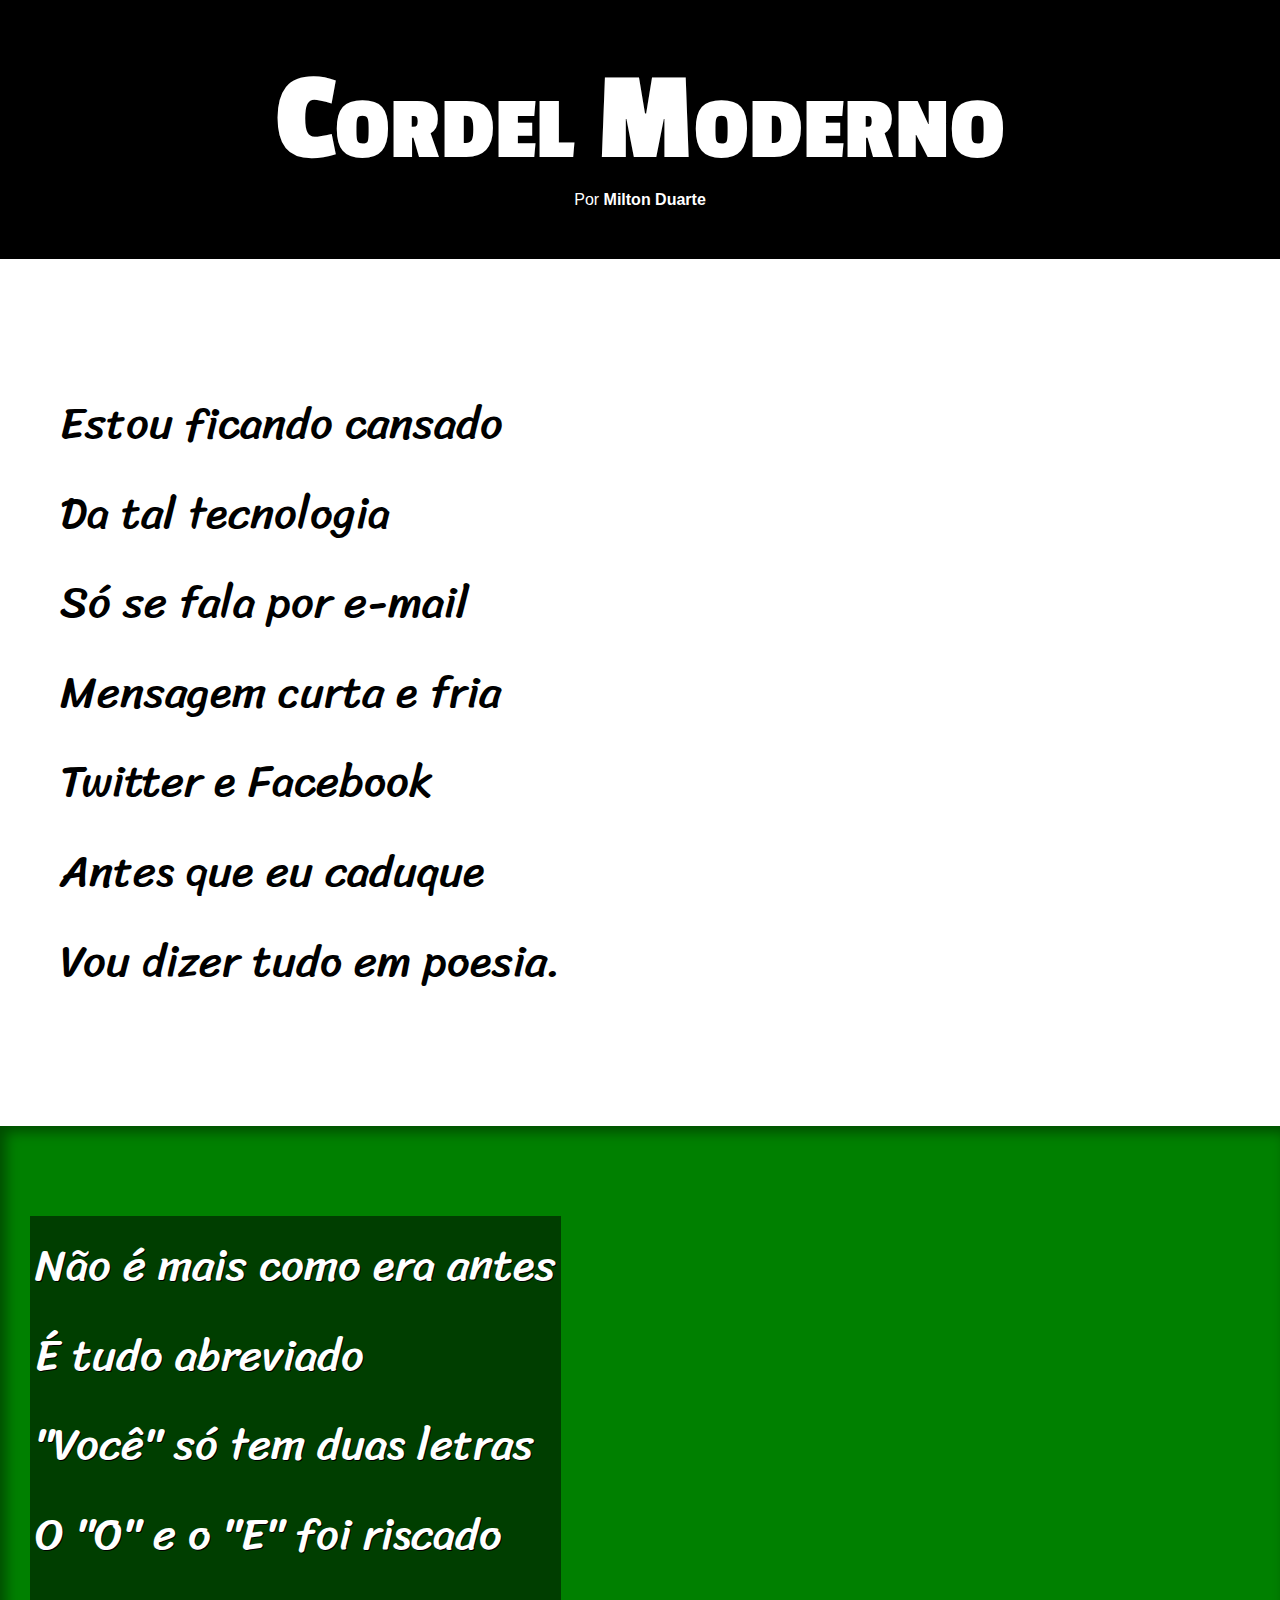
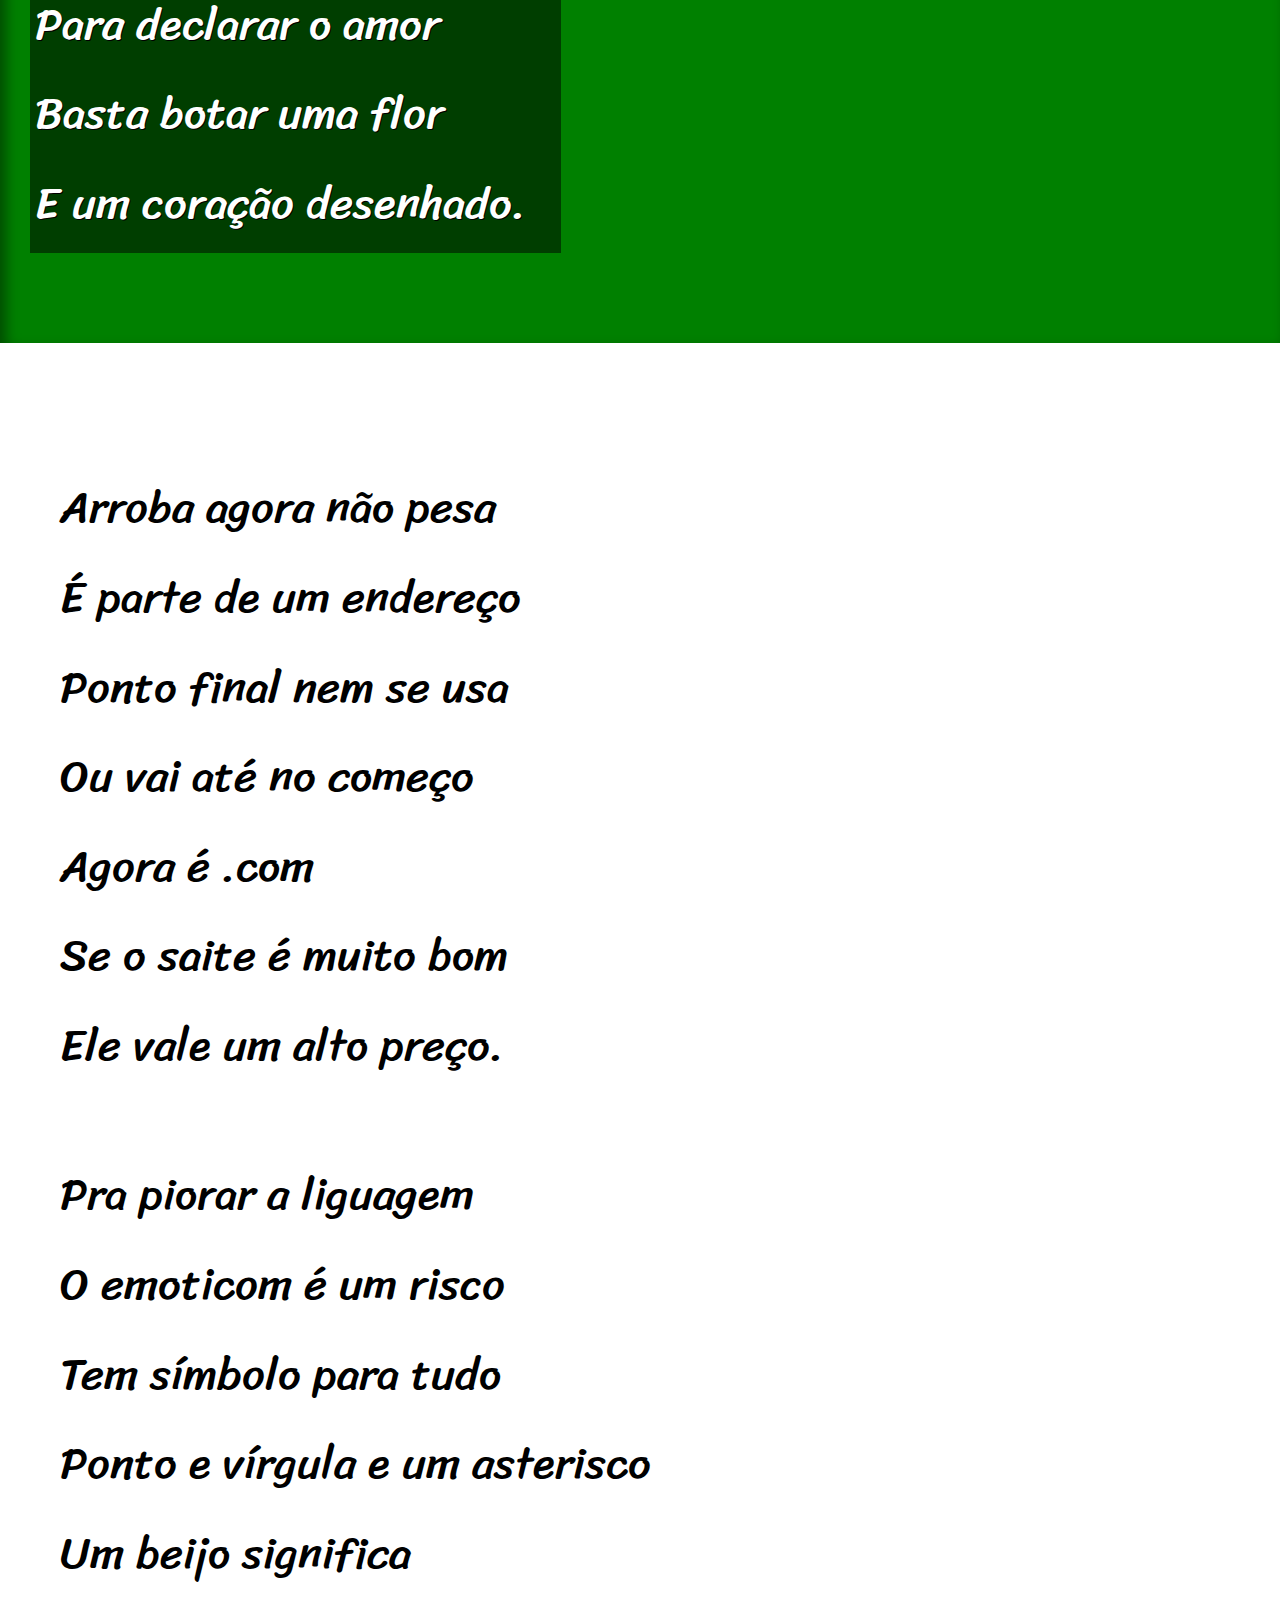
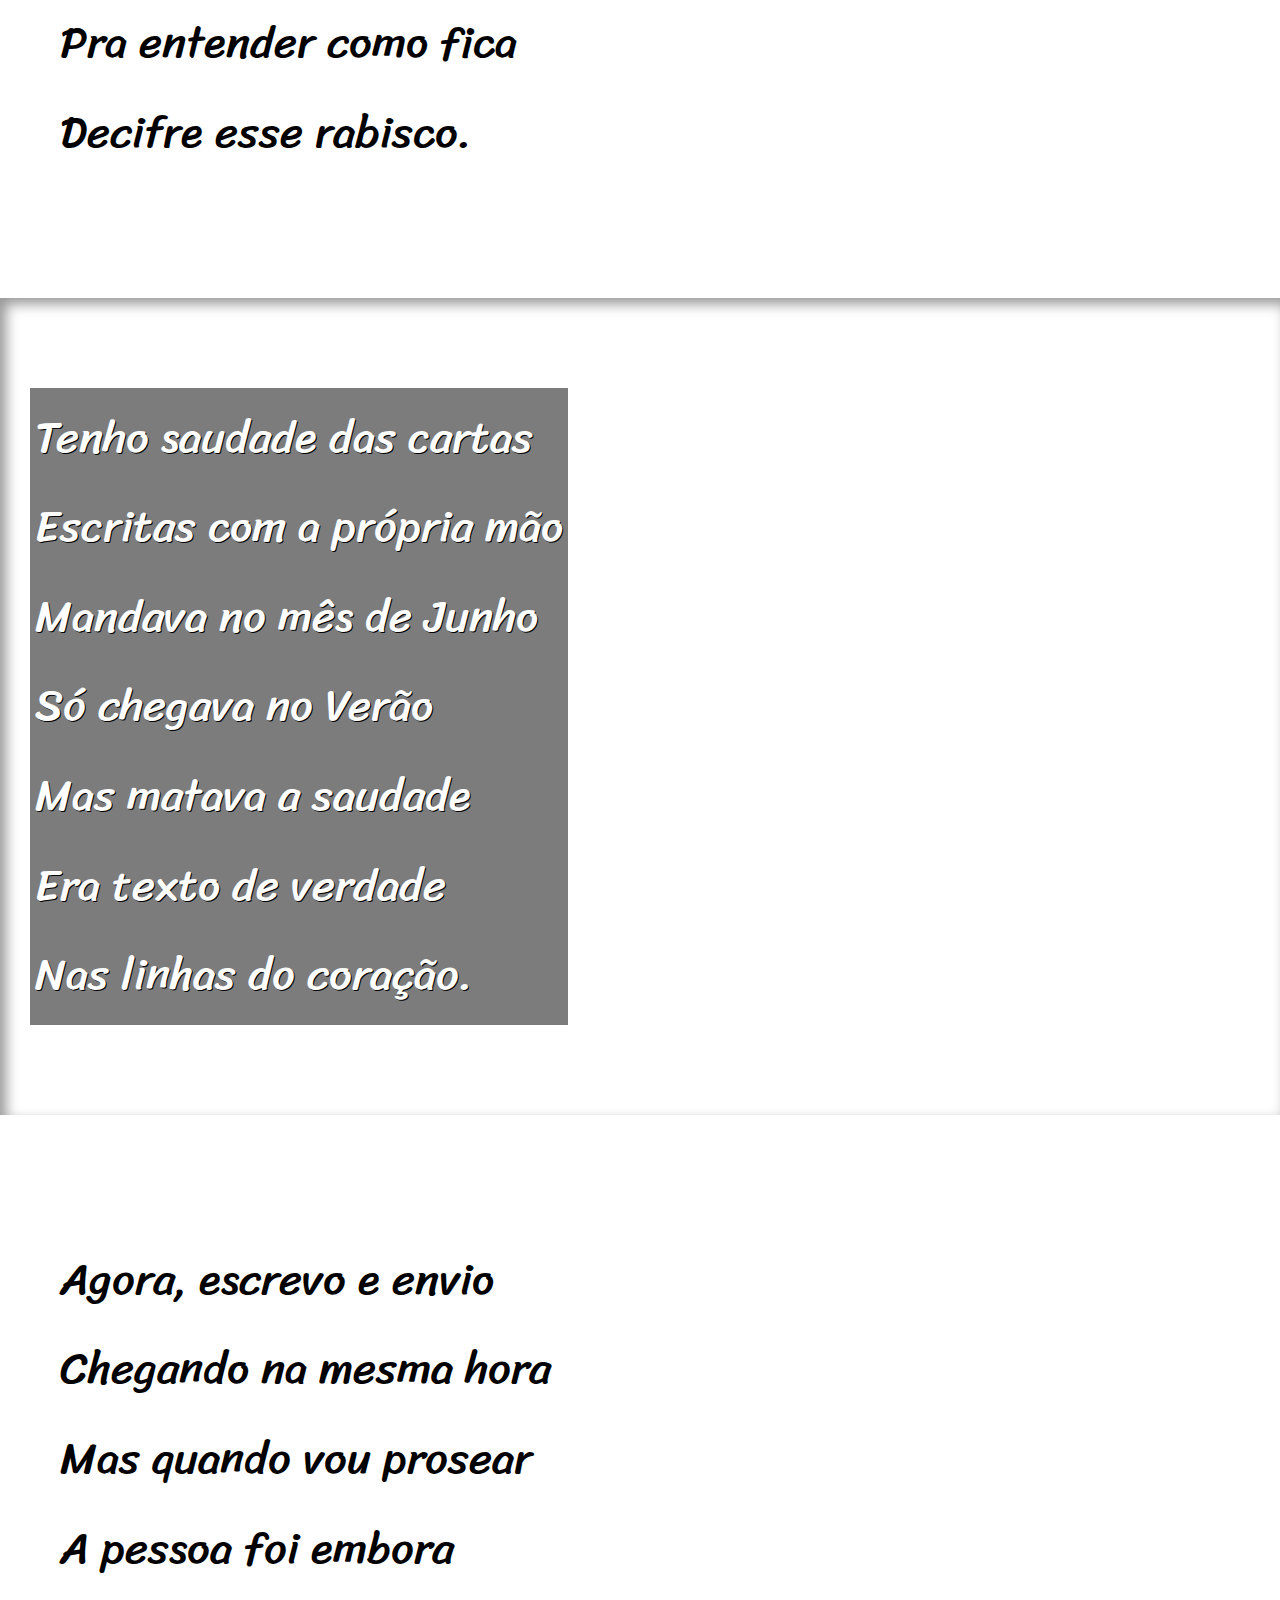
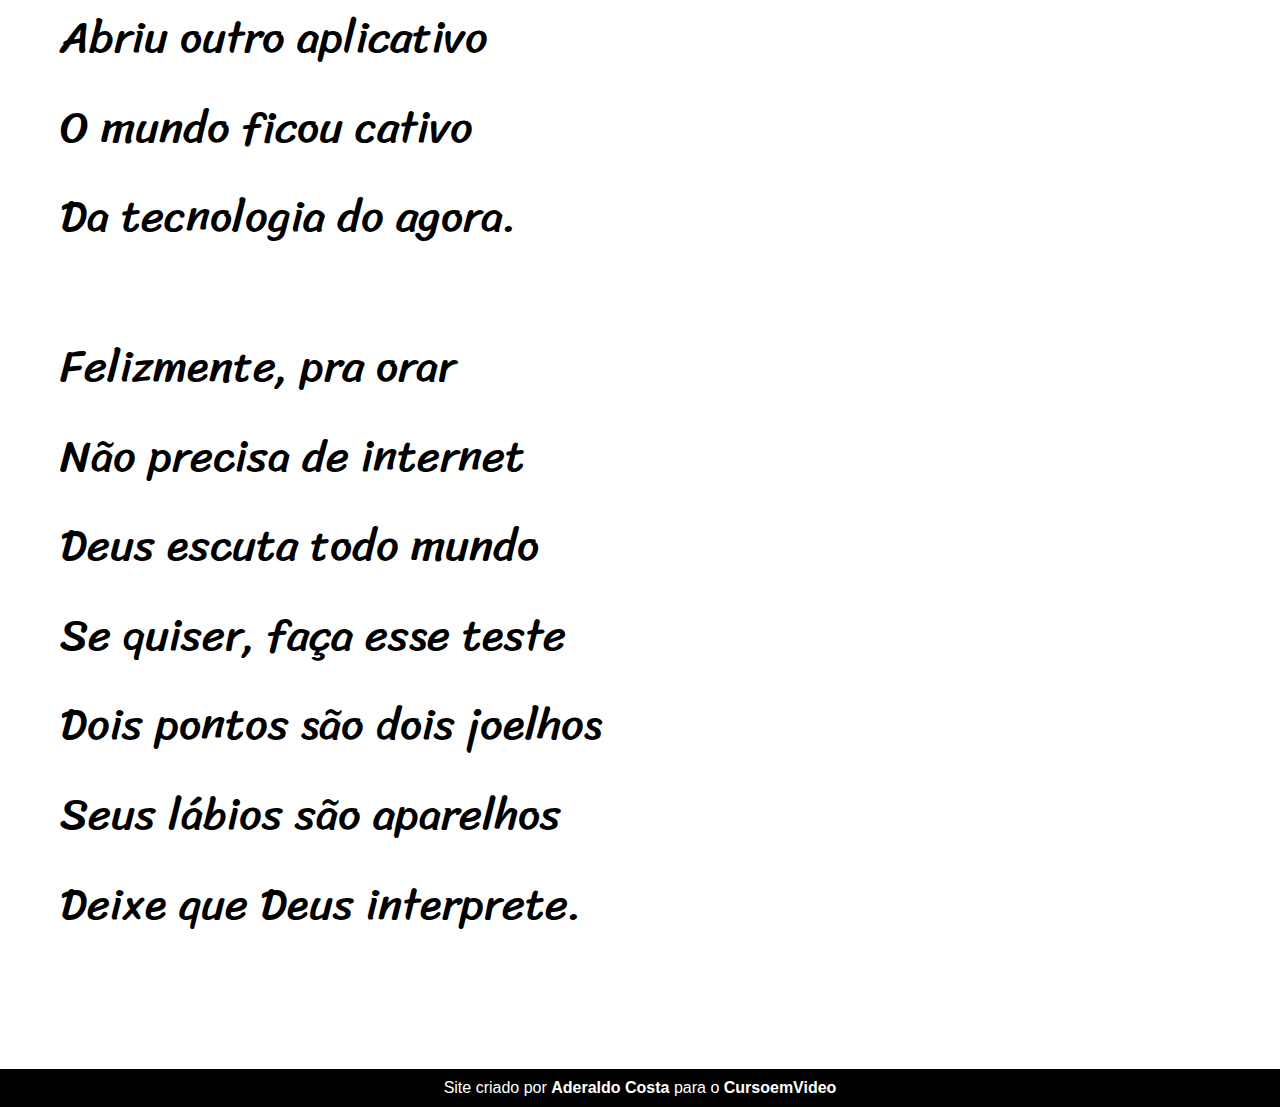
<file: Desafio01/index.html>
<!DOCTYPE html>
<html lang="pt-br">

<head>
  <meta charset="UTF-8">
  <meta name="viewport" content="width=device-width, initial-scale=1.0">
  <title>Cordel Moderno</title>
  <link rel="stylesheet" href="./style/cordel.css">
</head>

<body>
  <header>
    <h1>Cordel Moderno</h1>
    <p>Por <a href=https://www.recantodasletras.com.br/poesias/3186743" target="_blank">Milton Duarte</a></p>
  </header>
  <section>
    <p class="poema">Estou ficando cansado
      <br>
      Da tal tecnologia
      <br>
      Só se fala por e-mail
      <br>
      Mensagem curta e fria
      <br>
      Twitter e Facebook
      <br>
      Antes que eu caduque
      <br>
      Vou dizer tudo em poesia.
    </p>
  </section>
  <section id="img1">
    <p class="poema fundo">Não é mais como era antes
      <br>
      É tudo abreviado
      <br>
      "Você" só tem duas letras
      <br>
      O "O" e o "E" foi riscado
      <br>
      Para declarar o amor
      <br>
      Basta botar uma flor
      <br>
      E um coração desenhado.
    </p>
  </section>
  <section>
    <p class="poema">Arroba agora não pesa
      <br>
      É parte de um endereço
      <br>
      Ponto final nem se usa
      <br>
      Ou vai até no começo
      <br>
      Agora é .com
      <br>
      Se o saite é muito bom
      <br>
      Ele vale um alto preço.
    </p>
    <p class="poema">Pra piorar a liguagem
      <br>
      O emoticom é um risco
      <br>
      Tem símbolo para tudo
      <br>
      Ponto e vírgula e um asterisco
      <br>
      Um beijo significa
      <br>
      Pra entender como fica
      <br>
      Decifre esse rabisco.
    </p>
  </section>
  <section id="img2">
    <p class="poema fundo ">Tenho saudade das cartas
      <br>
      Escritas com a própria mão
      <br>
      Mandava no mês de Junho
      <br>
      Só chegava no Verão
      <br>
      Mas matava a saudade
      <br>
      Era texto de verdade
      <br>
      Nas linhas do coração.
    </p>
  </section>
  <section>
    <p class="poema">Agora, escrevo e envio
      <br>
      Chegando na mesma hora
      <br>
      Mas quando vou prosear
      <br>
      A pessoa foi embora
      <br>
      Abriu outro aplicativo
      <br>
      O mundo ficou cativo
      <br>
      Da tecnologia do agora.
    </p>
    <p class="poema">Felizmente, pra orar
      <br>
      Não precisa de internet
      <br>
      Deus escuta todo mundo
      <br>
      Se quiser, faça esse teste
      <br>
      Dois pontos são dois joelhos
      <br>
      Seus lábios são aparelhos
      <br>
      Deixe que Deus interprete.
    </p>
  </section>

  <footer>Site criado por <a href="https://github.com/4deraldo" target="_blank">Aderaldo Costa</a> para o <a
      href="https://www.cursoemvideo.com/" target="_blank">CursoemVideo</a></footer>

</body>

</html>
</file>
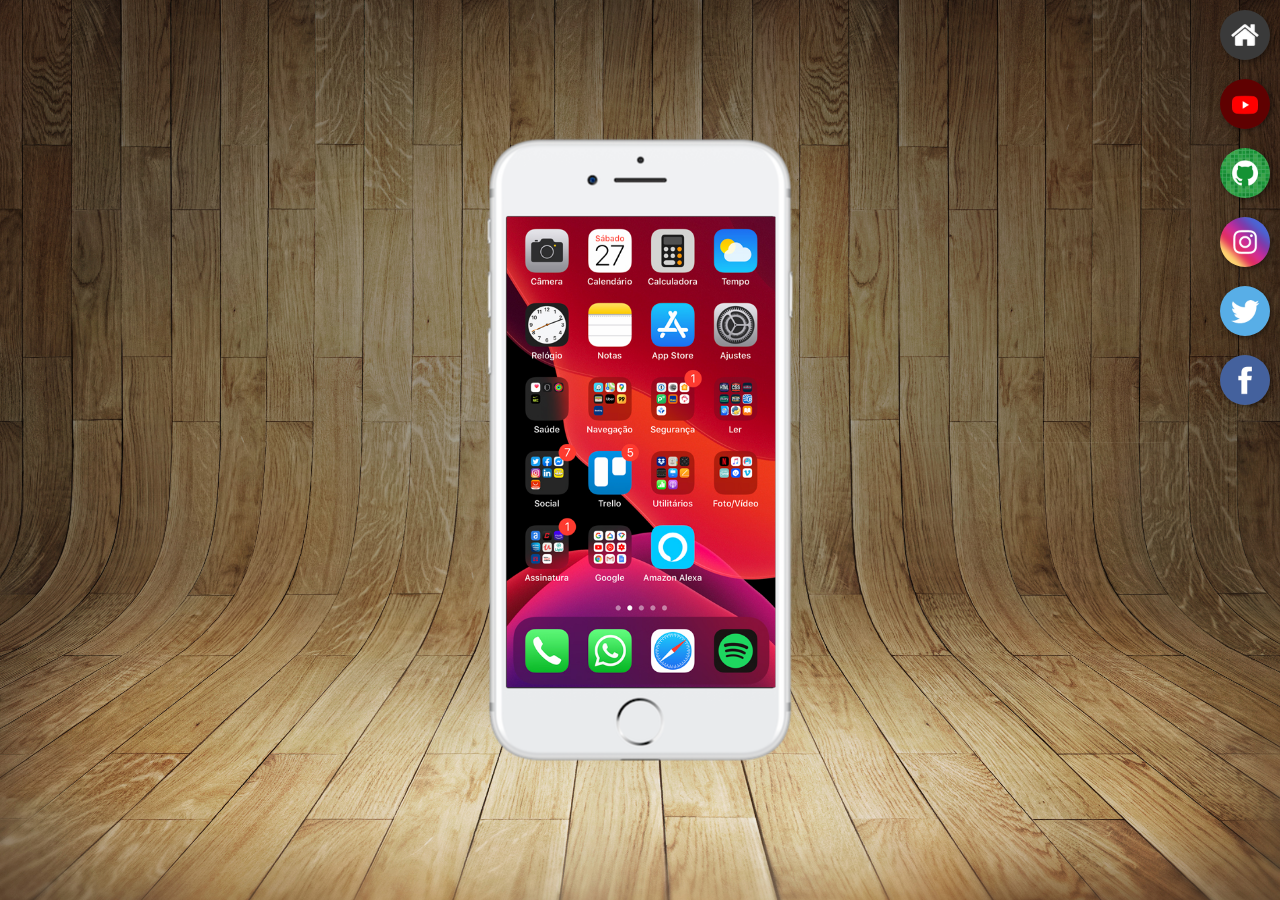
<file: Desafio03/index.html>
<!DOCTYPE html>
<html lang="pt-br">

<head>
  <meta charset="UTF-8">
  <meta name="viewport" content="width=device-width, initial-scale=1.0">
  <title>Projeto de rede sociais</title>
  <link rel="stylesheet" href="Style/rede-sociais.css">
</head>

<body>
  <main>

    <ul>
      <li><a href="paginas/home.html" target="tela"><img src="imagens/logo-home.jpg" alt="home"></a></li>
      <li><a href="paginas/youtube.html" target="tela"><img src="imagens/logo-youtube.jpg" alt="youtube"></a></li>
      <li><a href="paginas/github.html" target="tela"><img src="imagens/logo-github.jpg" alt="github"></a></li>
      <li><a href="paginas/intagram.html" target="tela"><img src="imagens/logo-instagram.jpg" alt="instagram"
            target="tela"></a></li>
      <li><a href="paginas/twitter.html" target="tela"><img src="imagens/logo-twitter.jpg"></a></li>
      <li><a href="paginas/facebook.html" target="tela"><img src="imagens/logo-facebook.jpg" alt="facebook"></a></li>
    </ul>

    <section id="telefone">
      <div id="iphone">
        <iframe src="paginas/home.html" frameborder="0" name="tela" id="tela"></iframe>
      </div>

    </section>
  </main>
</body>

</html>
</file>
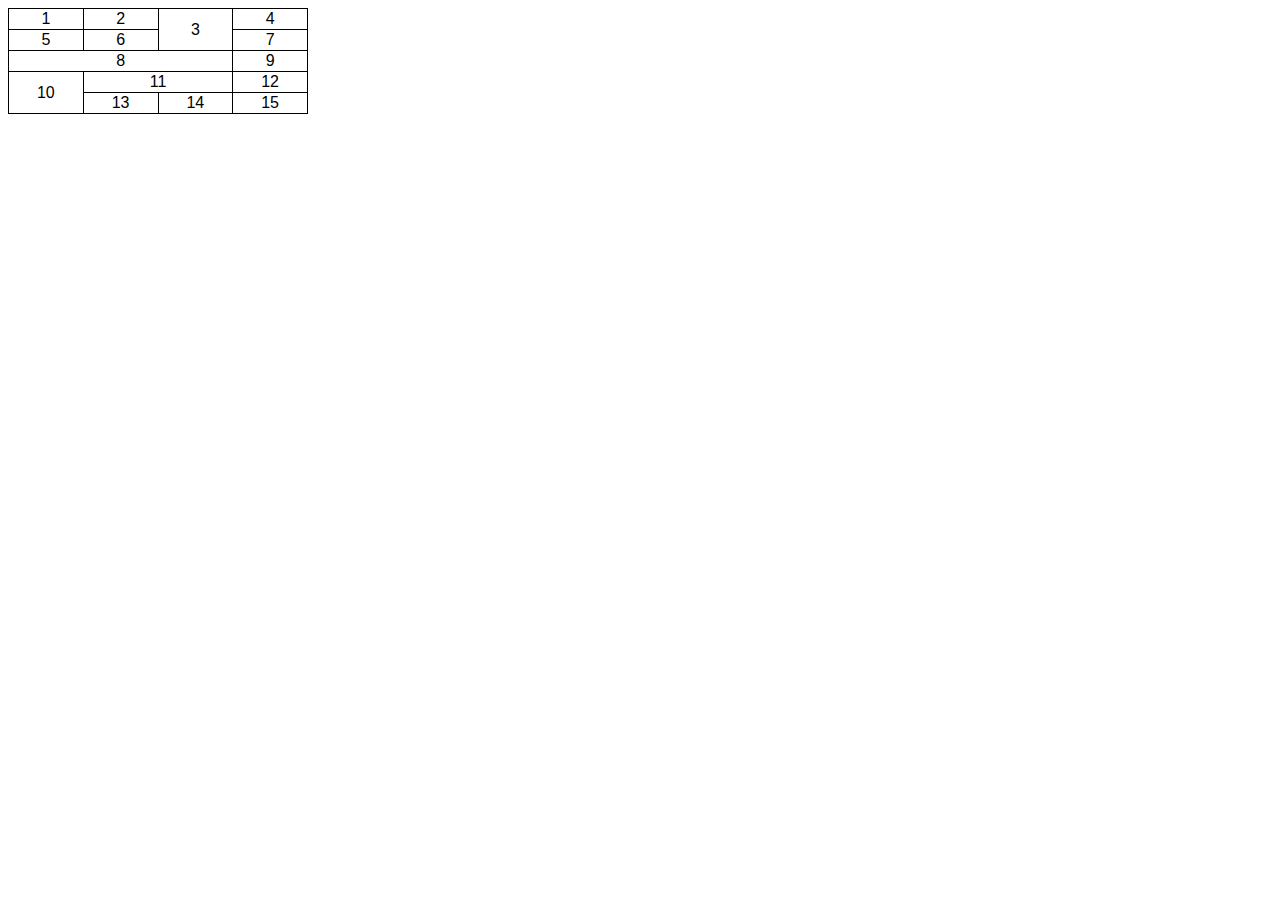
<file: Desafio02/tabela01.html>
<!DOCTYPE html>
<html lang="pt-br">

<head>
  <meta charset="UTF-8">
  <meta name="viewport" content="width=device-width, initial-scale=1.0">
  <title>Desafio da Tabela 01</title>
  <style>
    body {
      font-family: Arial, Helvetica, sans-serif;
    }

    table {
      text-align: center;
      width: 300px;
      border-collapse: collapse;

      & td {
        border: 1px solid black;
      }
    }
  </style>
</head>

<body>
  <table>
    <tbody>
      <tr>
        <td>1</td>
        <td>2</td>
        <td rowspan="2">3</td>
        <td>4</td>
      </tr>
      <tr>
        <td>5</td>
        <td>6</td>
        <td>7</td>

      </tr>
      <tr>
        <td colspan="3">8</td>
        <td>9</td>

      </tr>
      <tr>
        <td rowspan="2">10</td>
        <td colspan="2">11</td>
        <td>12</td>
      </tr>
      <tr>
        <td>13</td>
        <td>14</td>
        <td>15</td>
      </tr>
    </tbody>

  </table>

</body>

</html>
</file>
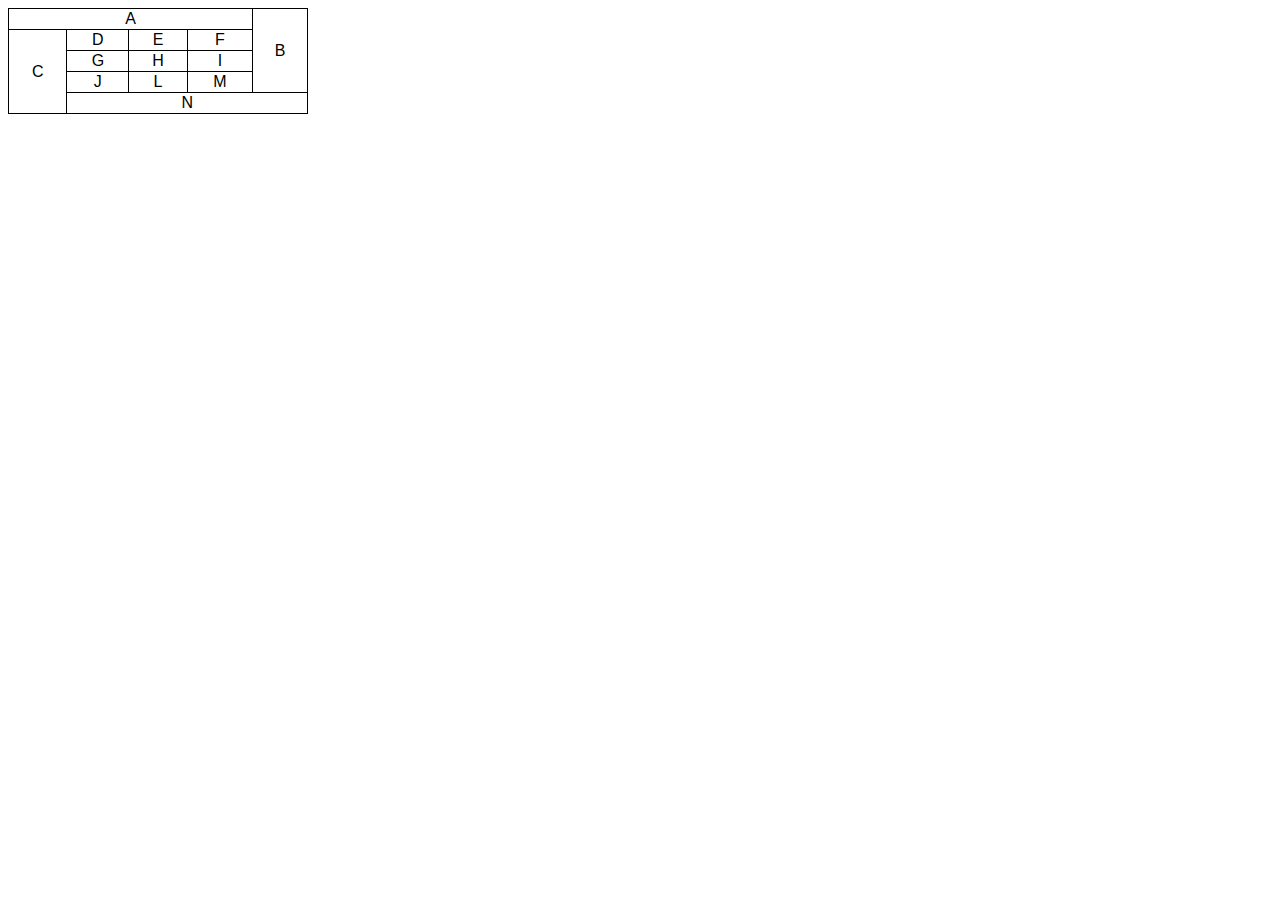
<file: Desafio02/tabela02.html>
<!DOCTYPE html>
<html lang="pt-br">

<head>
  <meta charset="UTF-8">
  <meta name="viewport" content="width=device-width, initial-scale=1.0">
  <title>Desafio da Tabela 02</title>
  <style>
    body {
      font-family: Arial, Helvetica, sans-serif;
    }

    table {
      width: 300px;
      text-align: center;
      border-collapse: collapse;

      & td {
        border: 1px solid black;
      }

    }
  </style>
</head>

<body>

  <table>
    <tbody>
      <tr>
        <td colspan="4">A</td>
        <td rowspan="4">B</td>
      </tr>
      <tr>
        <td rowspan="4">C</td>
        <td>D</td>
        <td>E</td>
        <td>F</td>
      </tr>
      <tr>
        <td>G</td>
        <td>H</td>
        <td>I</td>
      </tr>
      <tr>
        <td>J</td>
        <td>L</td>
        <td>M</td>
      </tr>
      <tr>
        <td colspan="4">N</td>
      </tr>
    </tbody>
  </table>

</body>

</html>
</file>
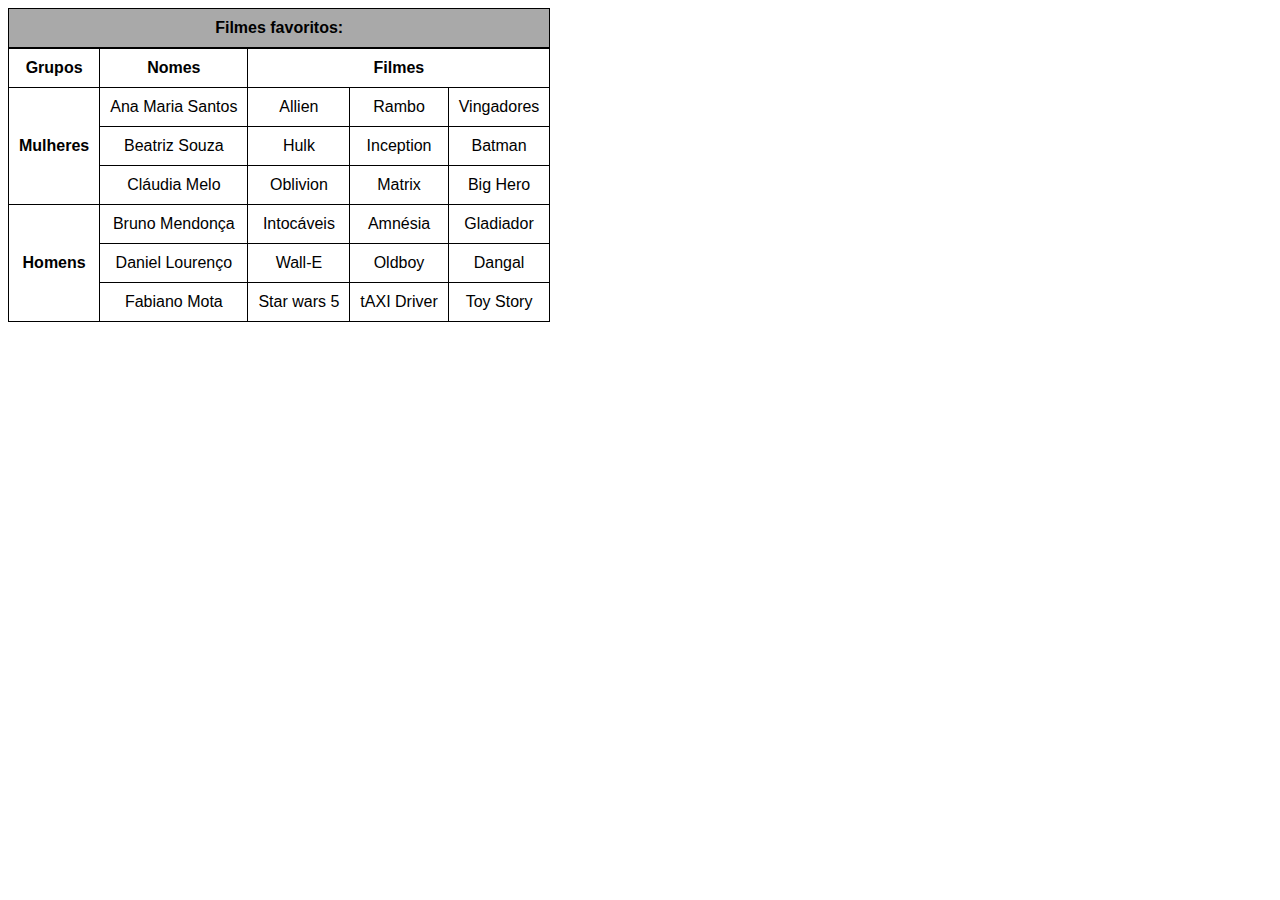
<file: Desafio02/tabela03.html>
<!DOCTYPE html>
<html lang="pt-br">

<head>
  <meta charset="UTF-8">
  <meta name="viewport" content="width=device-width, initial-scale=1.0">
  <title>Desafio de Tabela 03</title>
  <style>
    body {
      font-family: Arial, Helvetica, sans-serif;
    }

    table {
      border-collapse: collapse;
      text-align: center;

      & caption {
        font-weight: bold;
        background-color: darkgrey;
      }

      & caption,
      td,
      th {
        border: 1px solid black;
        padding: 10px;
      }
    }
  </style>
</head>

<body>
  <table>
    <caption>Filmes favoritos:</caption>
    <thead>
      <tr>
        <th scope="col">Grupos</th>
        <th scope="col">Nomes</th>
        <th colspan="3" scope="colgroup">Filmes</th>
      </tr>
    </thead>
    <tbody>
      <tr>
        <th rowspan="3" scope="rowgroup">Mulheres</th>
        <td>Ana Maria Santos</td>
        <td>Allien</td>
        <td>Rambo</td>
        <td>Vingadores</td>
      </tr>

      <tr>
        <td>Beatriz Souza</td>
        <td>Hulk</td>
        <td>Inception</td>
        <td>Batman</td>
      </tr>

      <tr>
        <td>Cláudia Melo</td>
        <td>Oblivion</td>
        <td>Matrix</td>
        <td>Big Hero</td>
      </tr>

      <tr>
        <th rowspan="3" scope="rowgroup">Homens</th>
        <td>Bruno Mendonça</td>
        <td>Intocáveis</td>
        <td>Amnésia</td>
        <td>Gladiador</td>
      </tr>

      <tr>
        <td>Daniel Lourenço</td>
        <td>Wall-E</td>
        <td>Oldboy</td>
        <td>Dangal</td>
      </tr>

      <tr>
        <td>Fabiano Mota</td>
        <td>Star wars 5</td>
        <td>tAXI Driver</td>
        <td>Toy Story</td>
      </tr>

    </tbody>
  </table>

</body>

</html>
</file>
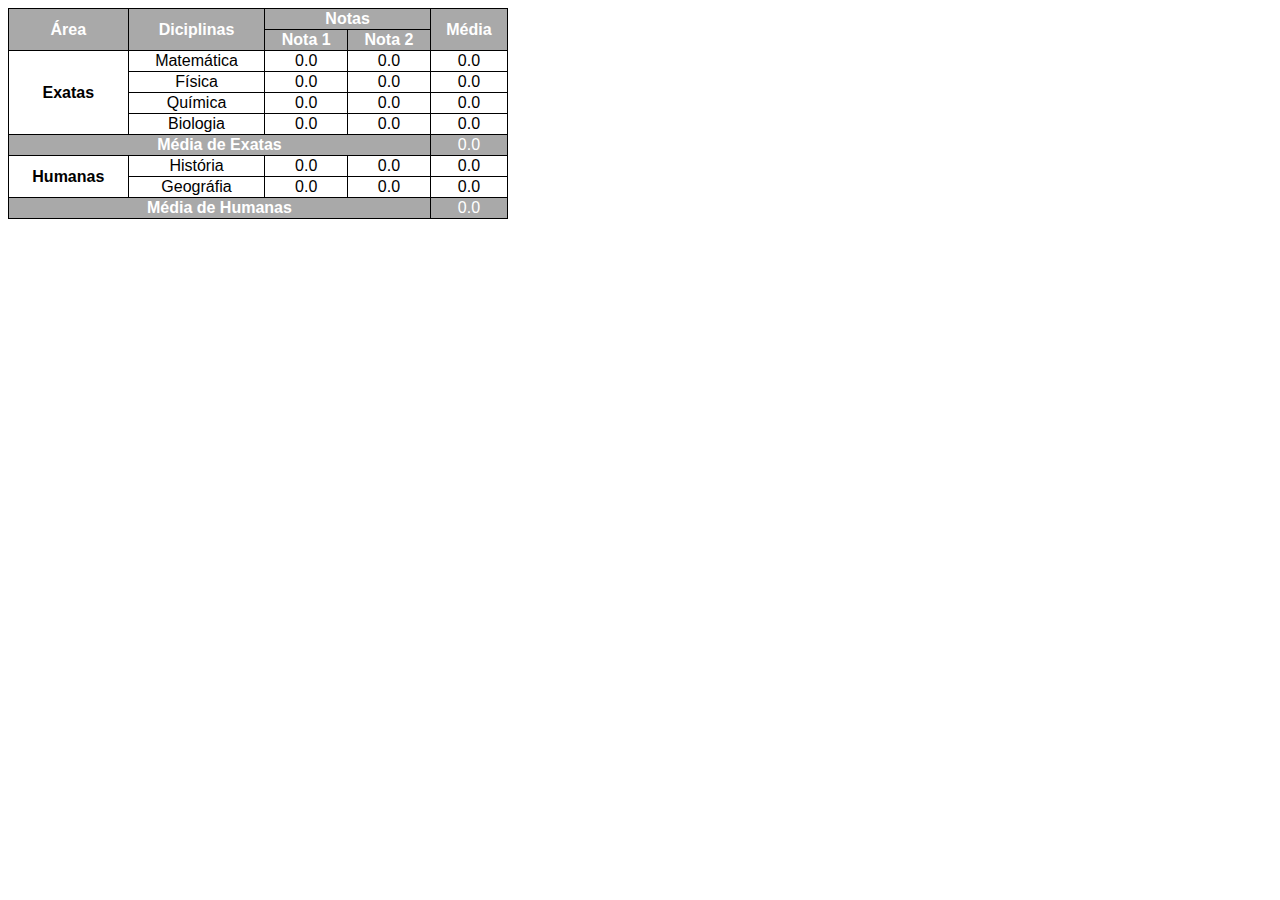
<file: Desafio02/tabela04.html>
<!DOCTYPE html>
<html lang="pt-br">

<head>
  <meta charset="UTF-8">
  <meta name="viewport" content="width=device-width, initial-scale=1.0">
  <title>Desafio de Tabelas 04</title>
</head>

<style>
  body {
    font-family: Arial, Helvetica, sans-serif;
  }

  table {
    width: 500px;
    border-collapse: collapse;
    padding: 10px;
    text-align: center;

    & th,
    td {
      border: 1px solid black;
    }

    & th,
    .media {
      background-color: darkgrey;
      color: white;
    }

    .tipo {
      background-color: white;
      color: black;
    }
</style>

<body>
  <table>
    <thead>
      <tr>
        <th rowspan="2" scope="col">Área</th>
        <th rowspan="2" scope="col">Diciplinas</th>
        <th colspan="2" scope="colgroup">Notas</th>
        <th rowspan="2" scope="col">Média</th>
      </tr>
      <tr>
        <th scope="col">Nota 1</th>
        <th scope="col">Nota 2</th>
      </tr>
    </thead>

    <tbody>
      <tr>
        <th rowspan="4" class="tipo" scope="rowgroup">Exatas</th>
        <td>Matemática</td>
        <td>0.0</td>
        <td>0.0</td>
        <td>0.0</td>
      </tr>

      <tr>
        <td>Física</td>
        <td>0.0</td>
        <td>0.0</td>
        <td>0.0</td>
      </tr>

      <tr>
        <td>Química</td>
        <td>0.0</td>
        <td>0.0</td>
        <td>0.0</td>

      </tr>

      <tr>
        <td>Biologia</td>
        <td>0.0</td>
        <td>0.0</td>
        <td>0.0</td>
      </tr>

      <tr>
        <th colspan="4" scope="row">Média de Exatas</th>
        <td class="media">0.0</td>
      </tr>

      <tr>
        <th rowspan="2" class="tipo" scope="rowgroup">Humanas</th>
        <td>História</td>
        <td>0.0</td>
        <td>0.0</td>
        <td>0.0</td>
      </tr>
      <tr>
        <td>Geográfia</td>
        <td>0.0</td>
        <td>0.0</td>
        <td>0.0</td>
      </tr>

      <tr>
        <th colspan="4" scope="row">Média de Humanas</th>
        <td class="media">0.0</td>
        </th>
      </tr>
    </tbody>

    <tbody></tbody>
  </table>

</body>

</html>
</file>
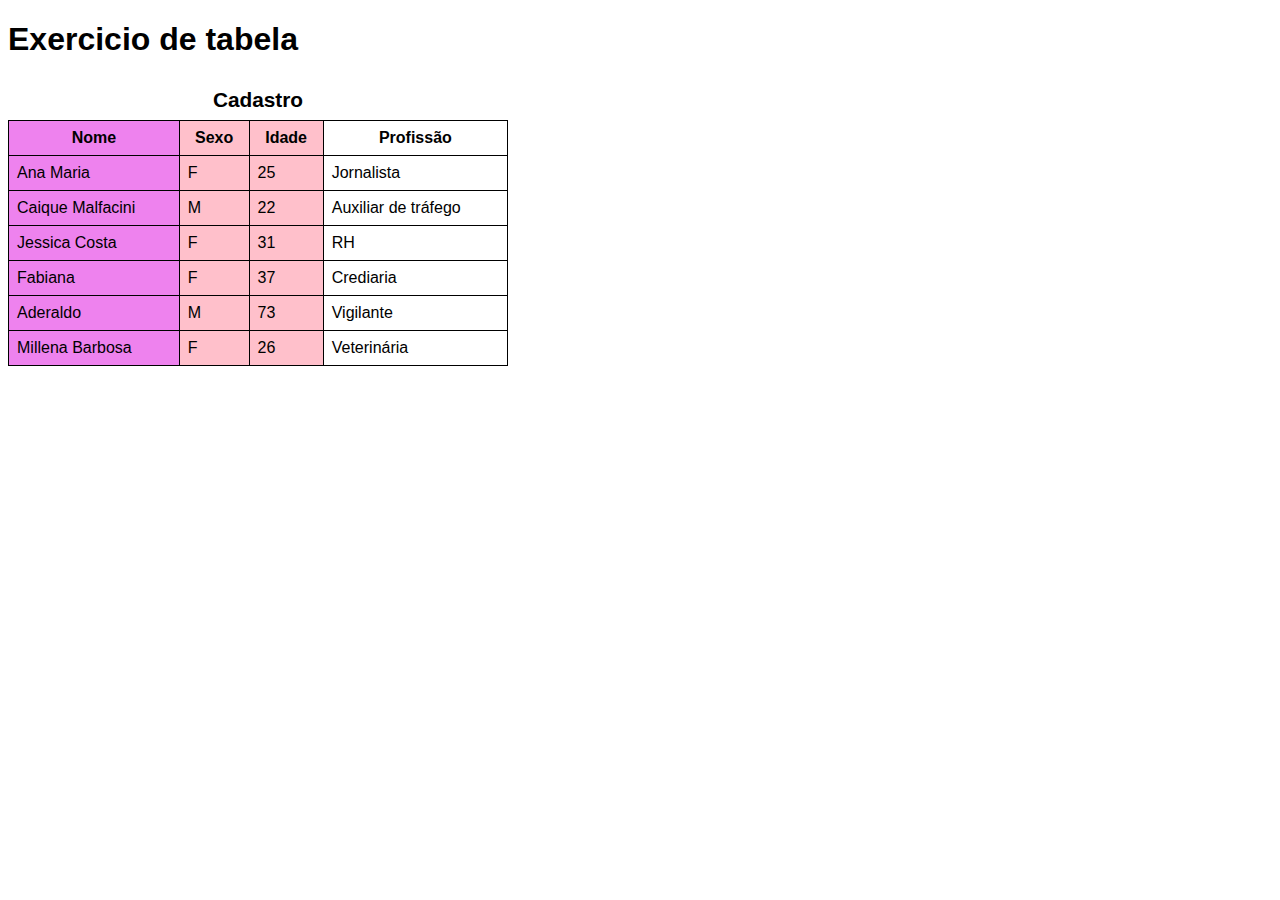
<file: Desafio02/tabela05.html>
<!DOCTYPE html>
<html lang="pt-br">

<head>
  <meta charset="UTF-8">
  <meta name="viewport" content="width=device-width, initial-scale=1.0">
  <title>Desafio de Tabela 05</title>
  <style>
    body {
      font-family: Arial, Helvetica, sans-serif;
    }

    table {
      width: 500px;
      border-collapse: collapse;

      & caption {
        font-size: 1.3em;
        font-weight: bolder;
        padding: 8px;
      }

      & td,
      th {
        border: 1px solid black;
        padding: 8px;
      }
    }

    .cnome {
      background-color: violet;
    }

    .cgrupo {
      background-color: pink;
    }
  </style>
</head>

<body>
  <h1>Exercicio de tabela</h1>
  <table>

    <colgroup>
      <col class="cnome">
      <col class="cgrupo" span="2">
      <col class="cprof">
    </colgroup>
    <caption>Cadastro</caption>

    <tr>
      <th scope="col">Nome</th>
      <th scope="col">Sexo</th>
      <th scope="col">Idade</th>
      <th scope="col">Profissão</th>
    </tr>
    <tr>
      <td>Ana Maria</td>
      <td>F</td>
      <td>25</td>
      <td>Jornalista</td>
    </tr>
    <tr>
      <td>Caique Malfacini</td>
      <td>M</td>
      <td>22</td>
      <td>Auxiliar de tráfego</td>
    </tr>
    <tr>
      <td>Jessica Costa</td>
      <td>F</td>
      <td>31</td>
      <td>RH</td>
    </tr>
    <tr>
      <td>Fabiana</td>
      <td>F</td>
      <td>37</td>
      <td>Crediaria</td>
    </tr>
    <tr>
      <td>Aderaldo</td>
      <td>M</td>
      <td>73</td>
      <td>Vigilante</td>
    </tr>
    <tr>
      <td>Millena Barbosa</td>
      <td>F</td>
      <td>26</td>
      <td>Veterinária</td>
    </tr>
  </table>

</body>

</html>
</file>
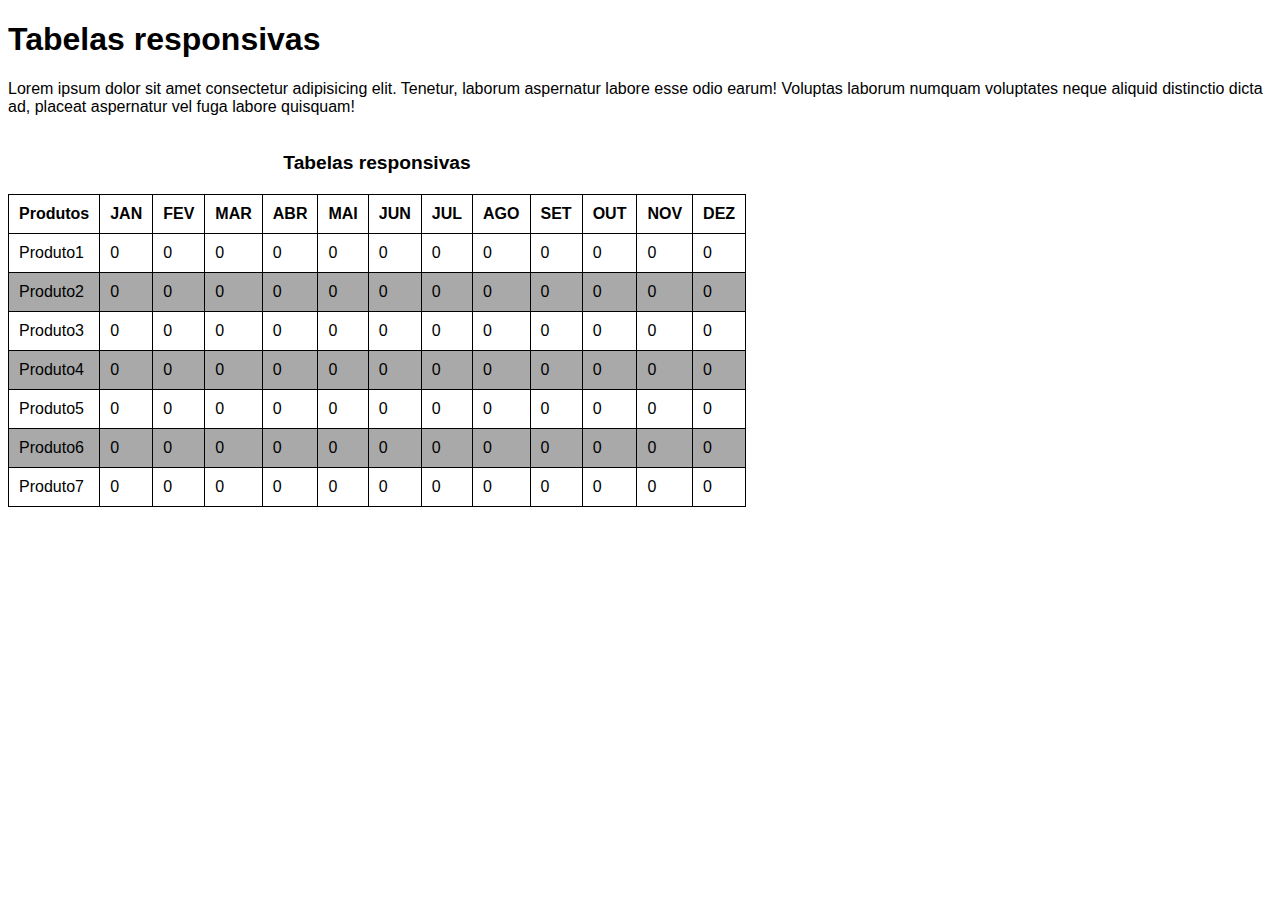
<file: Desafio02/tabela06.html>
<!DOCTYPE html>
<html lang="pt-br">

<head>
  <meta charset="UTF-8">
  <meta name="viewport" content="width=device-width, initial-scale=1.0">
  <title>Exercicios de tabela 06</title>
  <style>
    body {
      font-family: Arial, Helvetica, sans-serif;
    }

    table {
      border-collapse: collapse;

      & caption {
        font-size: 1.2em;
        font-weight: bolder;
        padding: 20px;

      }

      & td,
      th {
        border: 1px solid black;
        padding: 10px;
      }

    }

    tr:nth-child(even) {
      background-color: darkgray;
    }

    #container {
      overflow-x: auto;
      background-size: ;
    }
  </style>
</head>

<body>
  <h1>Tabelas responsivas</h1>
  <p>Lorem ipsum dolor sit amet consectetur adipisicing elit. Tenetur, laborum aspernatur labore esse odio earum!
    Voluptas laborum numquam voluptates neque aliquid distinctio dicta ad, placeat aspernatur vel fuga labore quisquam!
  </p>
  <div id="container">
    <table>
      <caption>Tabelas responsivas</caption>
      <thead>
        <tr>
          <th>Produtos</th>
          <th>JAN</th>
          <th>FEV</th>
          <th>MAR</th>
          <th>ABR</th>
          <th>MAI</th>
          <th>JUN</th>
          <th>JUL</th>
          <th>AGO</th>
          <th>SET</th>
          <th>OUT</th>
          <th>NOV</th>
          <th>DEZ</th>
        </tr>
      </thead>
      <tbody>
        <tr>
          <td>Produto1</td>
          <td>0</td>
          <td>0</td>
          <td>0</td>
          <td>0</td>
          <td>0</td>
          <td>0</td>
          <td>0</td>
          <td>0</td>
          <td>0</td>
          <td>0</td>
          <td>0</td>
          <td>0</td>
        </tr>
        <tr>
          <td>Produto2</td>
          <td>0</td>
          <td>0</td>
          <td>0</td>
          <td>0</td>
          <td>0</td>
          <td>0</td>
          <td>0</td>
          <td>0</td>
          <td>0</td>
          <td>0</td>
          <td>0</td>
          <td>0</td>
        </tr>
        <tr>
          <td>Produto3</td>
          <td>0</td>
          <td>0</td>
          <td>0</td>
          <td>0</td>
          <td>0</td>
          <td>0</td>
          <td>0</td>
          <td>0</td>
          <td>0</td>
          <td>0</td>
          <td>0</td>
          <td>0</td>
        </tr>
        <tr>
          <td>Produto4</td>
          <td>0</td>
          <td>0</td>
          <td>0</td>
          <td>0</td>
          <td>0</td>
          <td>0</td>
          <td>0</td>
          <td>0</td>
          <td>0</td>
          <td>0</td>
          <td>0</td>
          <td>0</td>
        </tr>
        <tr>
          <td>Produto5</td>
          <td>0</td>
          <td>0</td>
          <td>0</td>
          <td>0</td>
          <td>0</td>
          <td>0</td>
          <td>0</td>
          <td>0</td>
          <td>0</td>
          <td>0</td>
          <td>0</td>
          <td>0</td>
        </tr>
        <tr>
          <td>Produto6</td>
          <td>0</td>
          <td>0</td>
          <td>0</td>
          <td>0</td>
          <td>0</td>
          <td>0</td>
          <td>0</td>
          <td>0</td>
          <td>0</td>
          <td>0</td>
          <td>0</td>
          <td>0</td>
        </tr>
        <tr>
          <td>Produto7</td>
          <td>0</td>
          <td>0</td>
          <td>0</td>
          <td>0</td>
          <td>0</td>
          <td>0</td>
          <td>0</td>
          <td>0</td>
          <td>0</td>
          <td>0</td>
          <td>0</td>
          <td>0</td>
        </tr>
      </tbody>
    </table>
  </div>
</body>

</html>
</file>
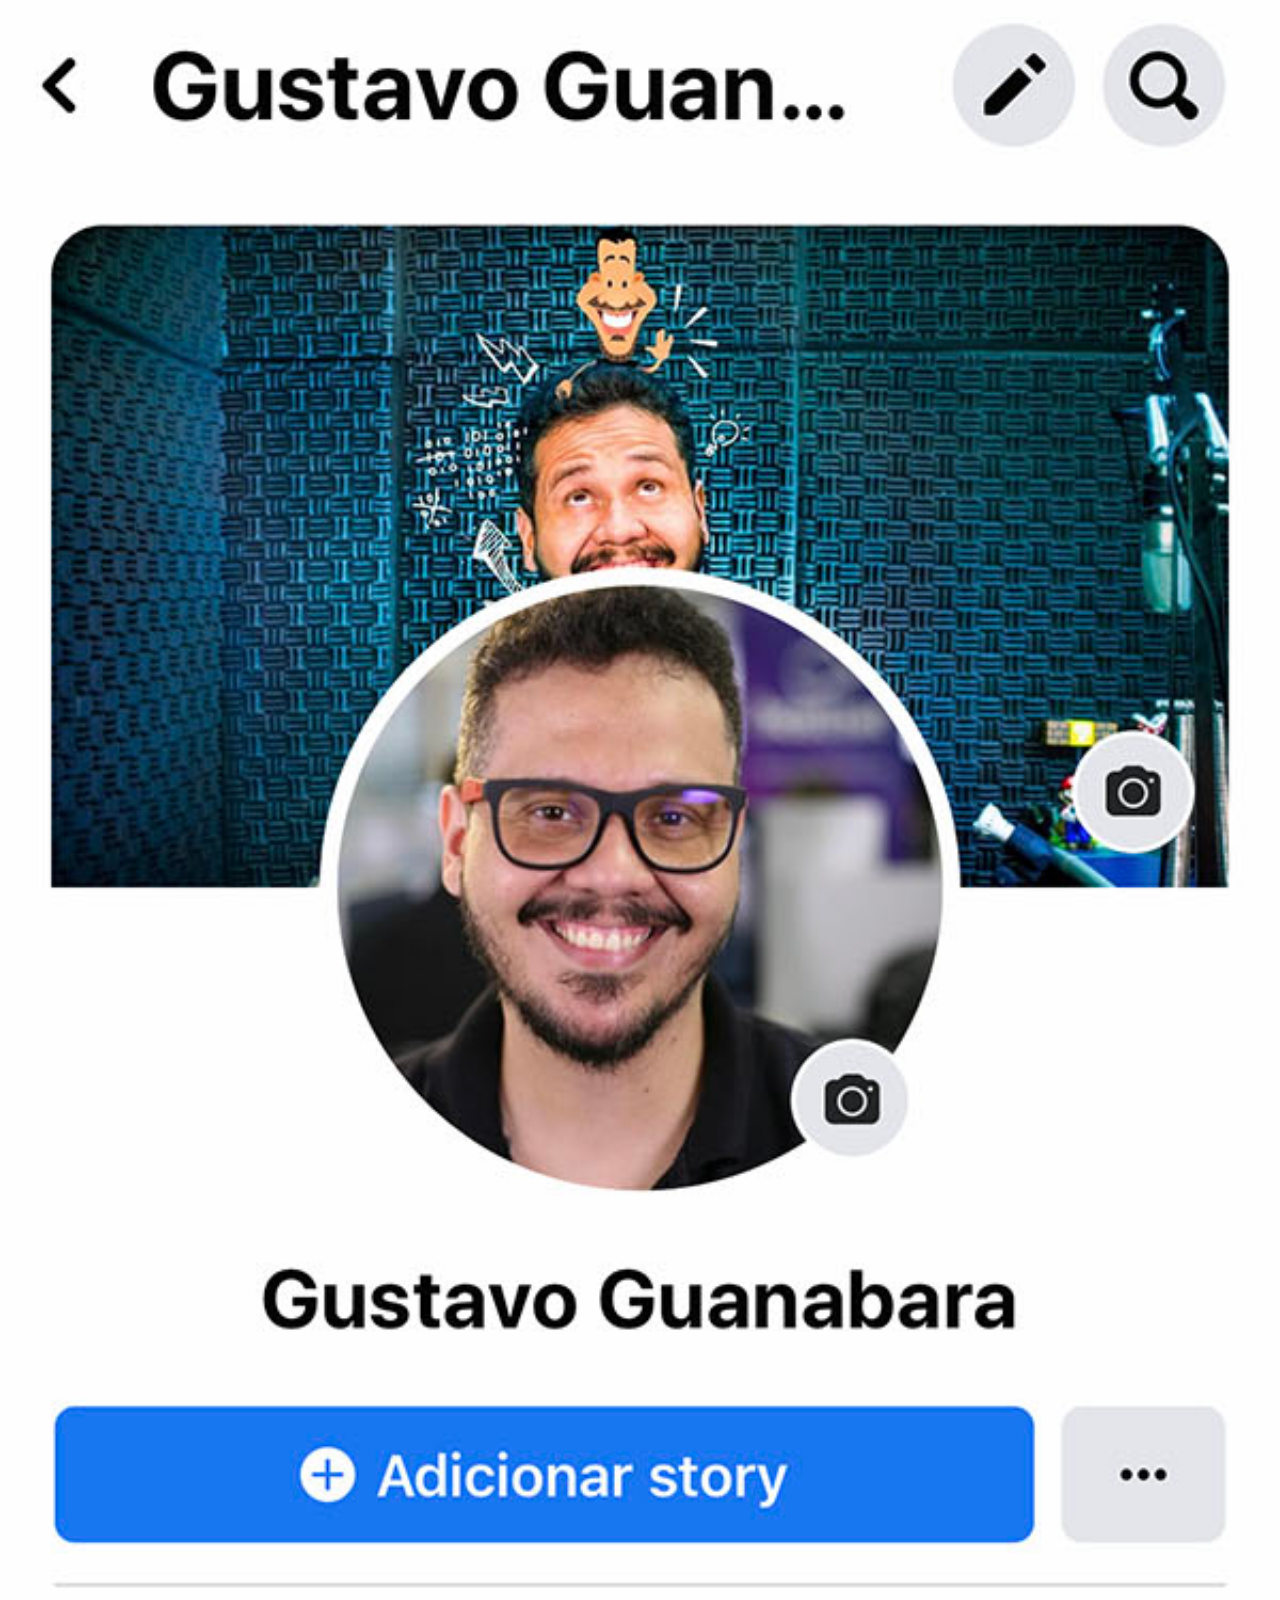
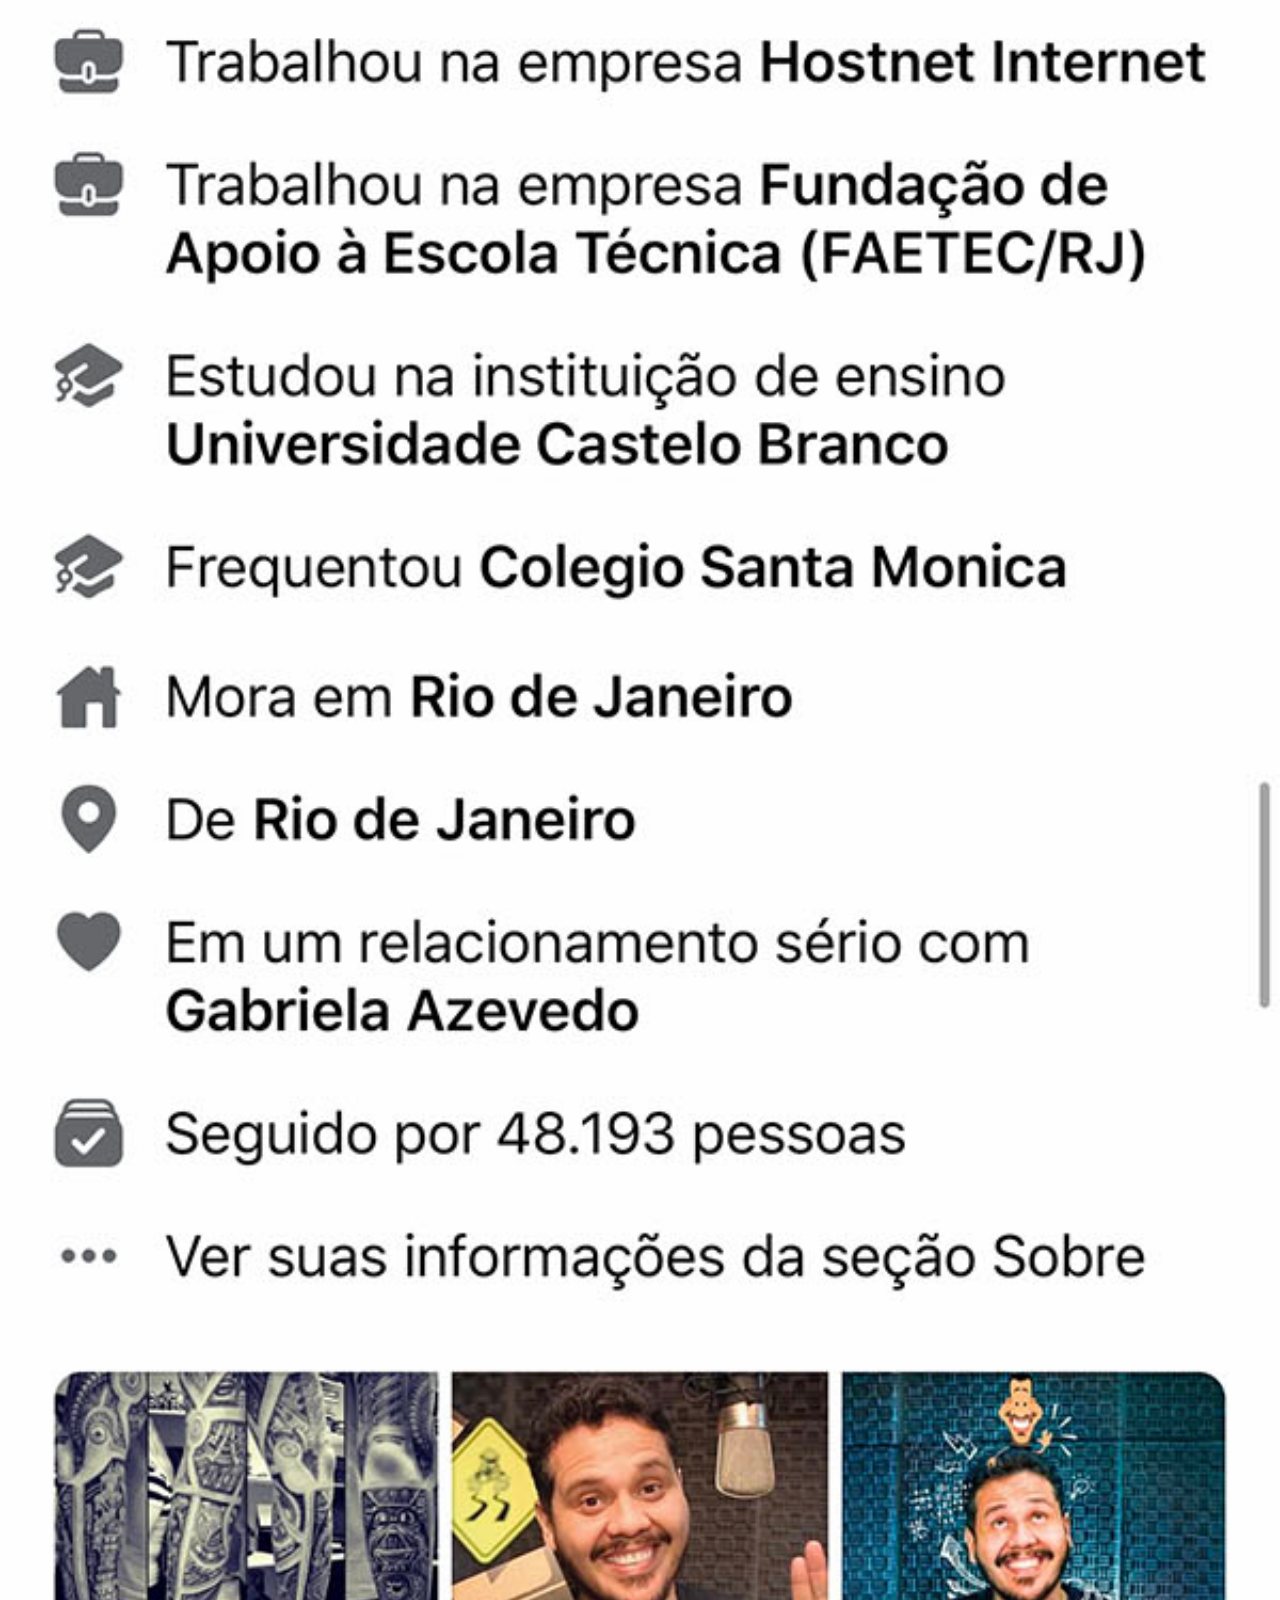
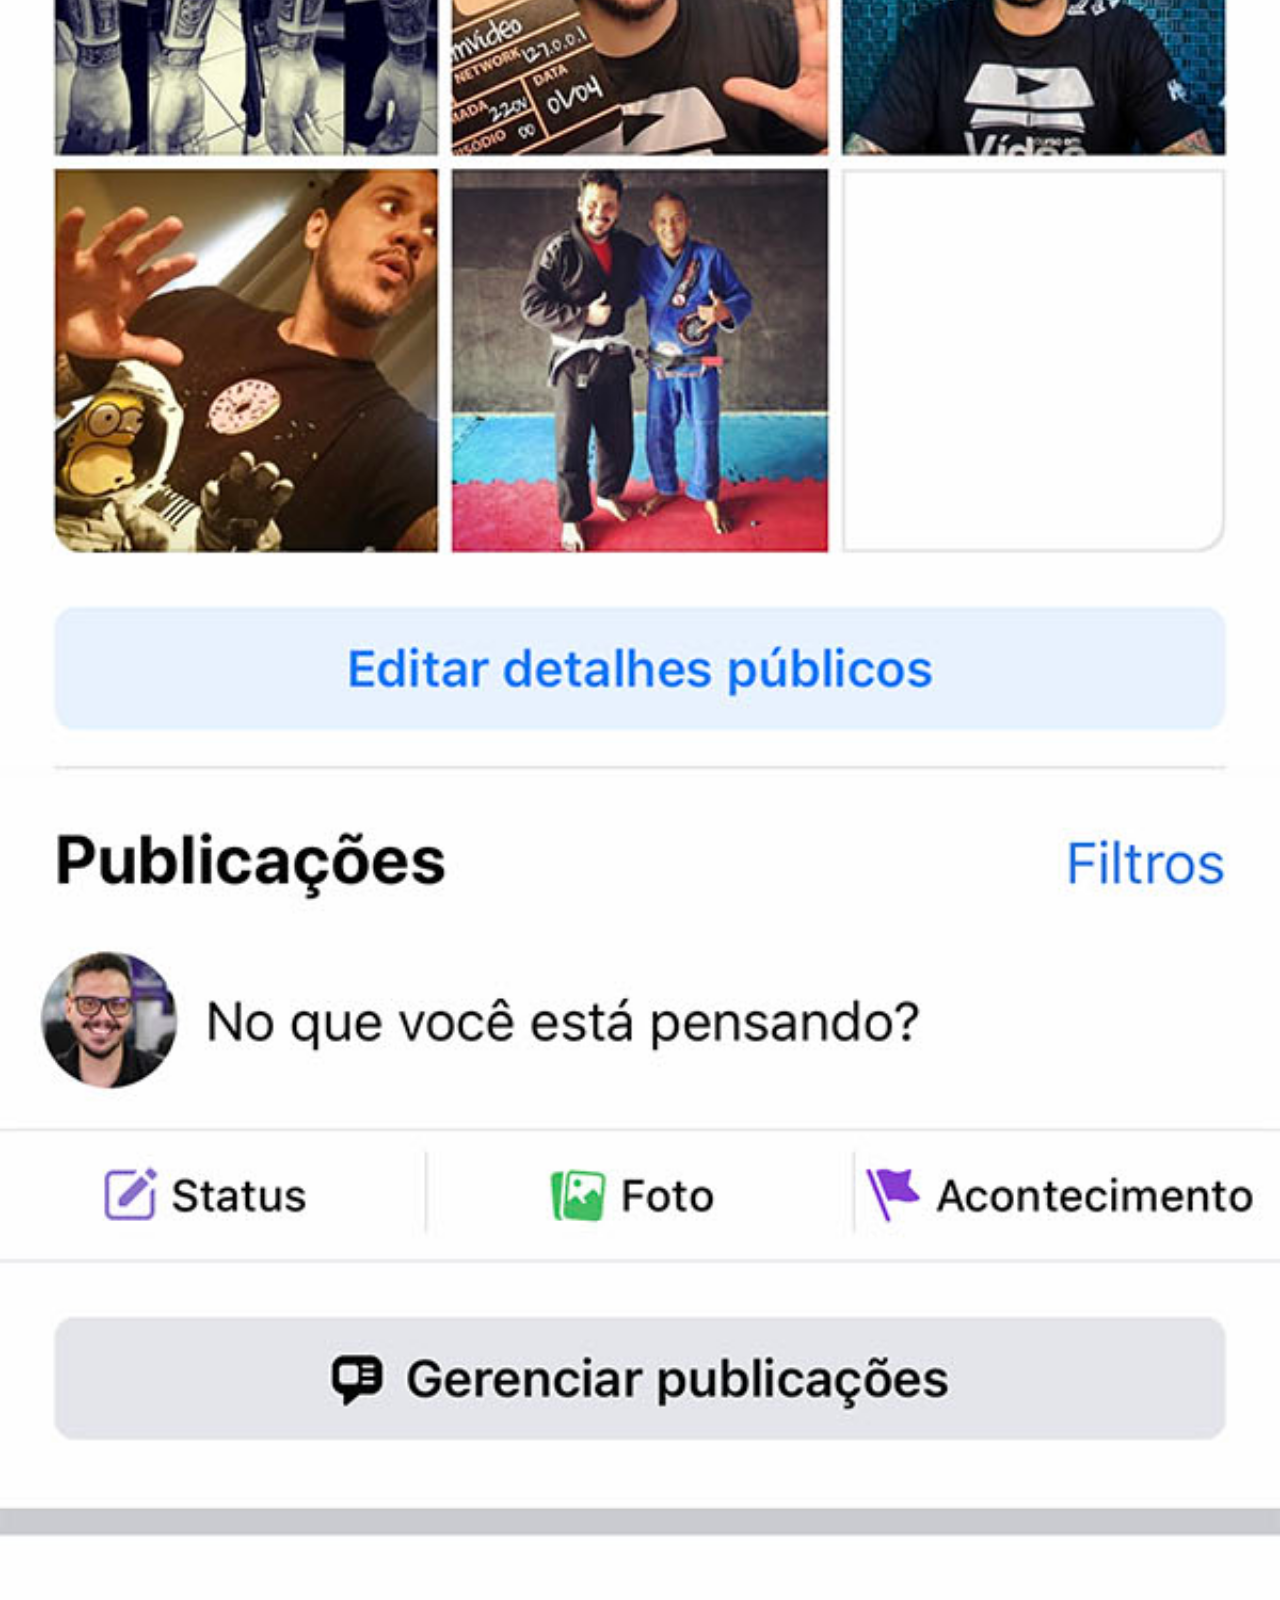
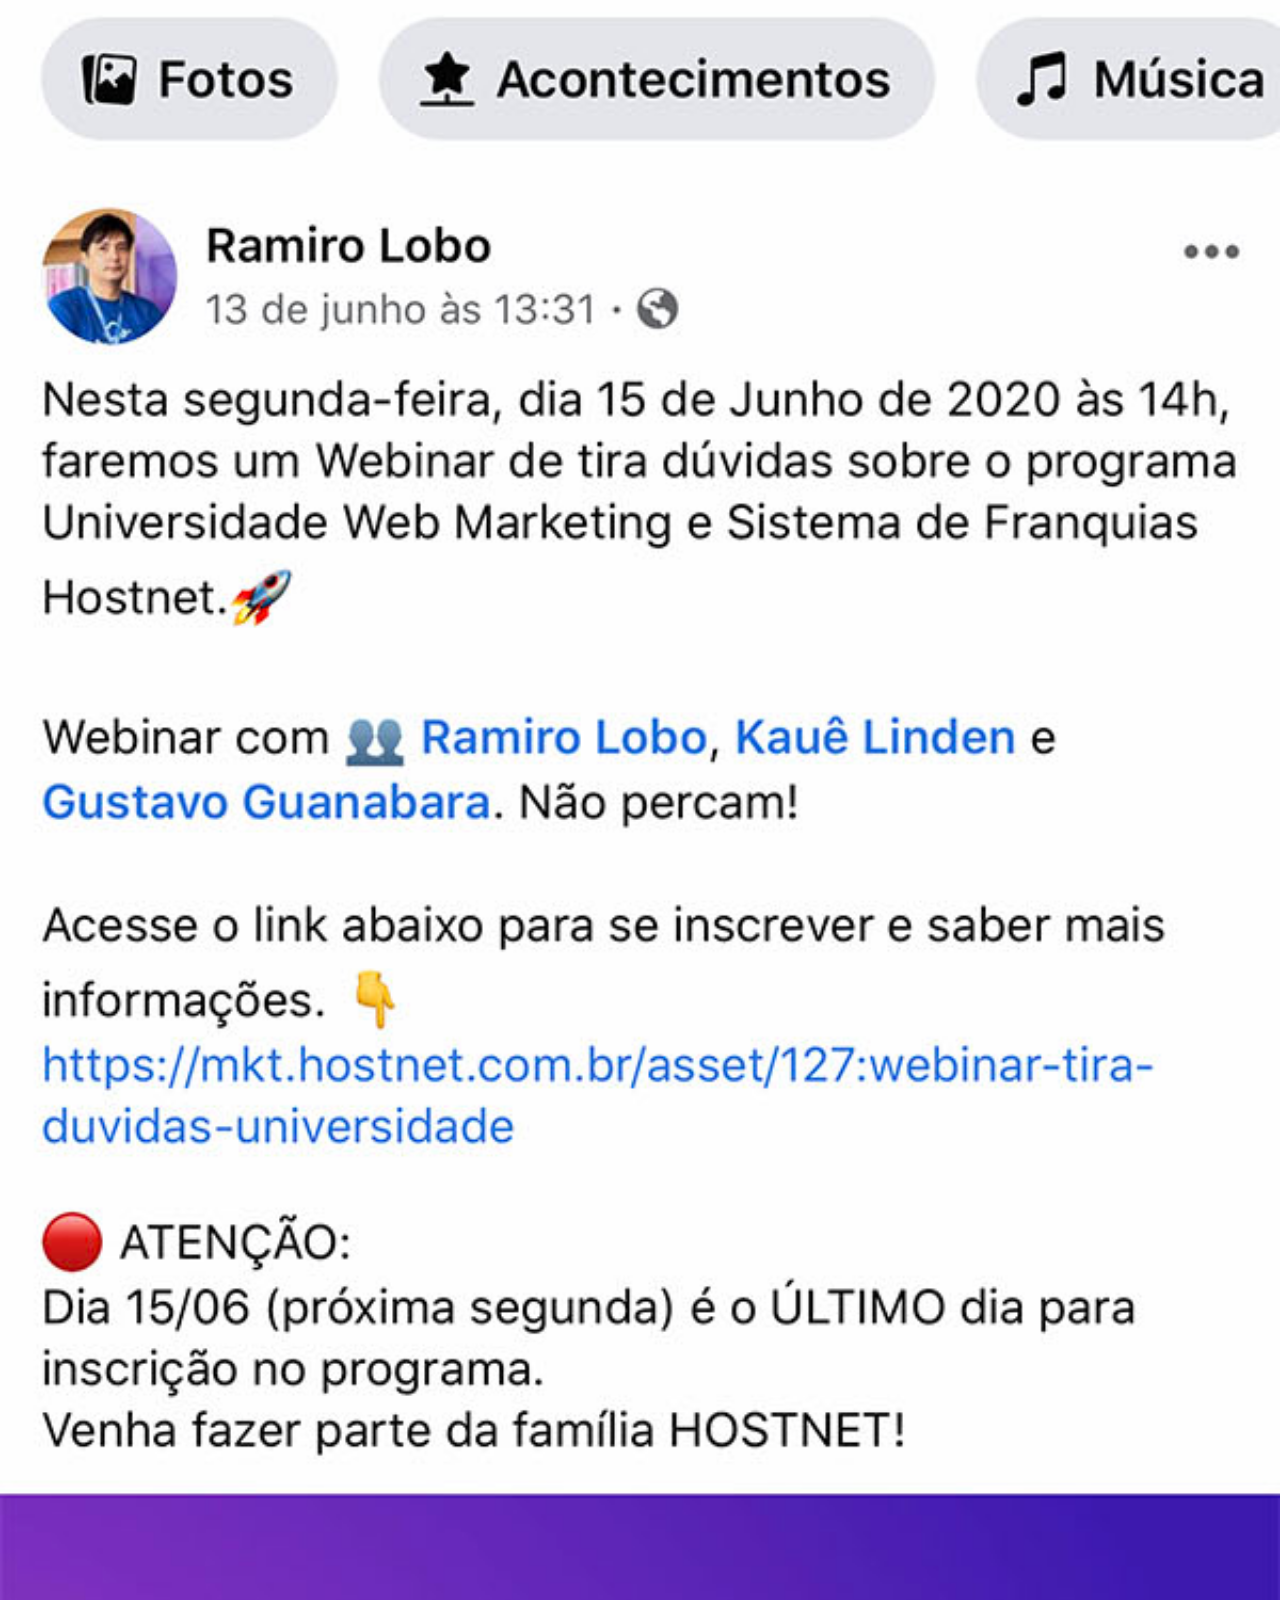
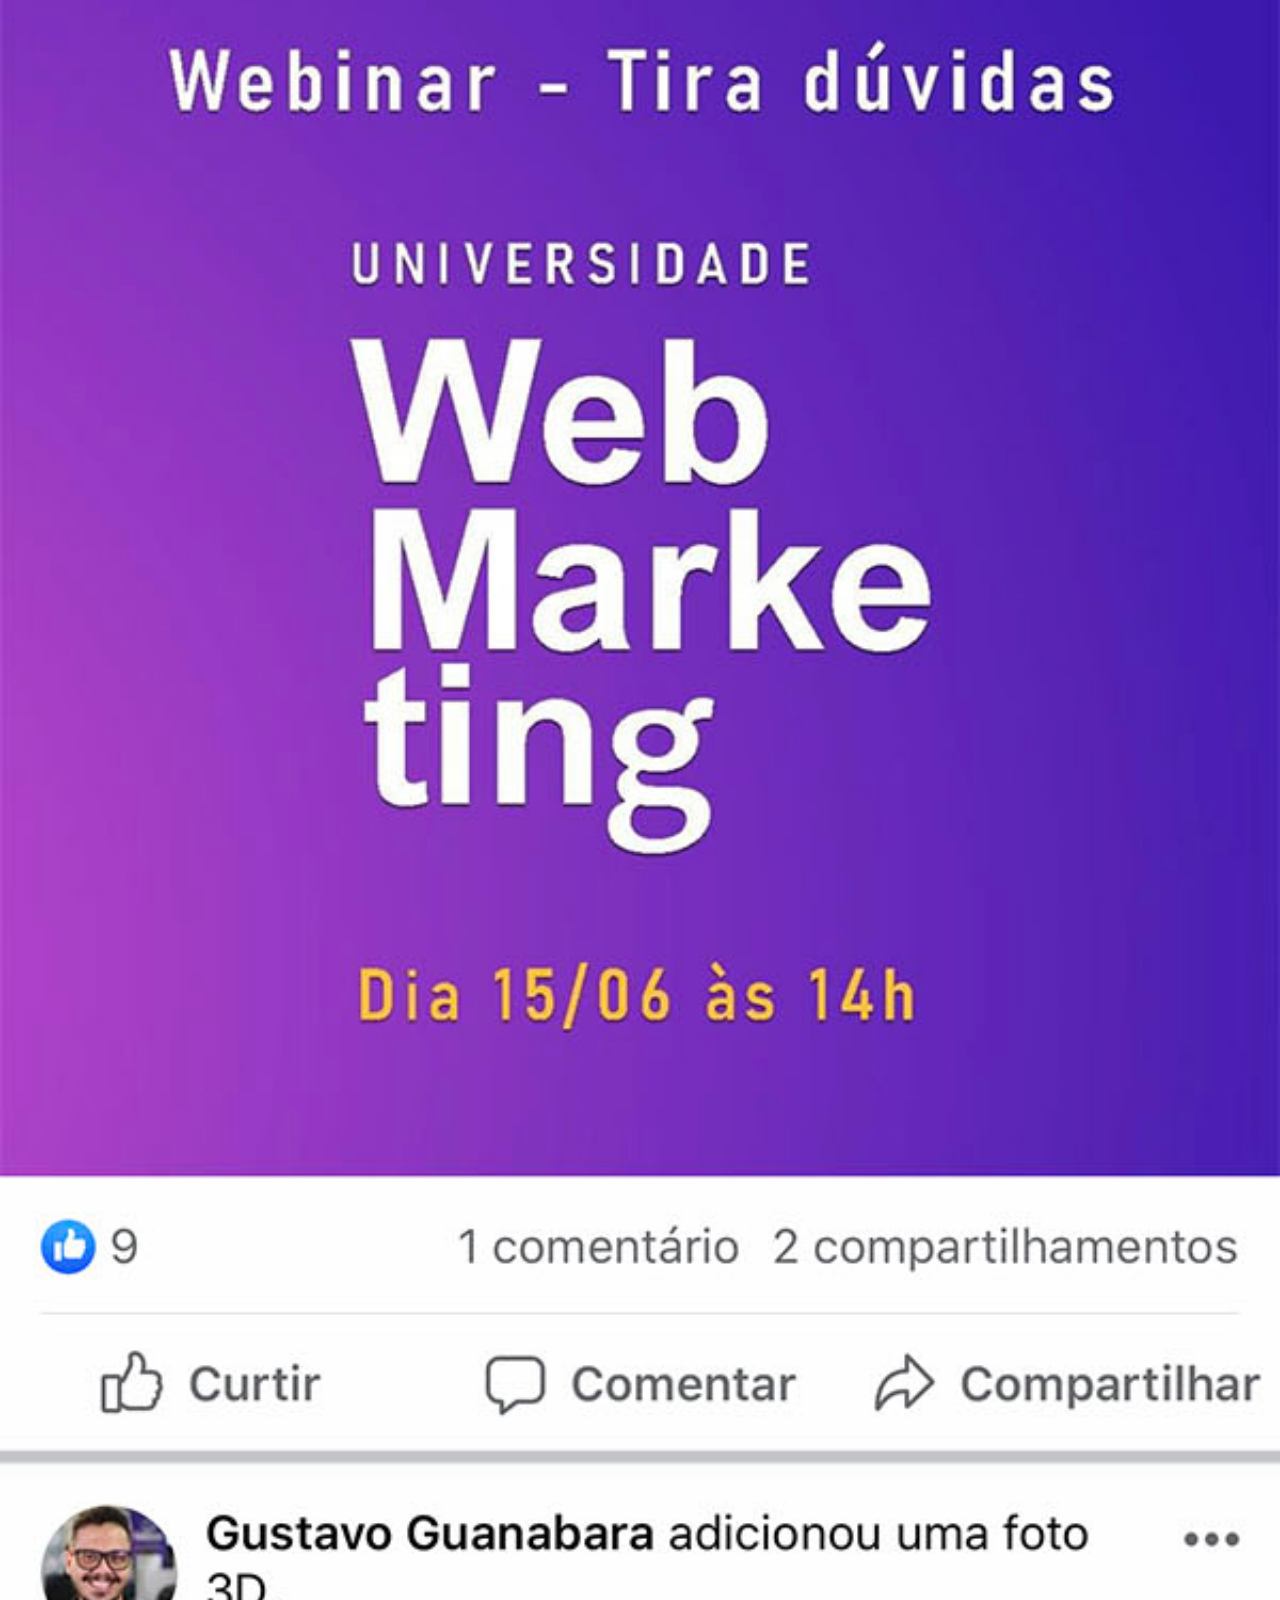
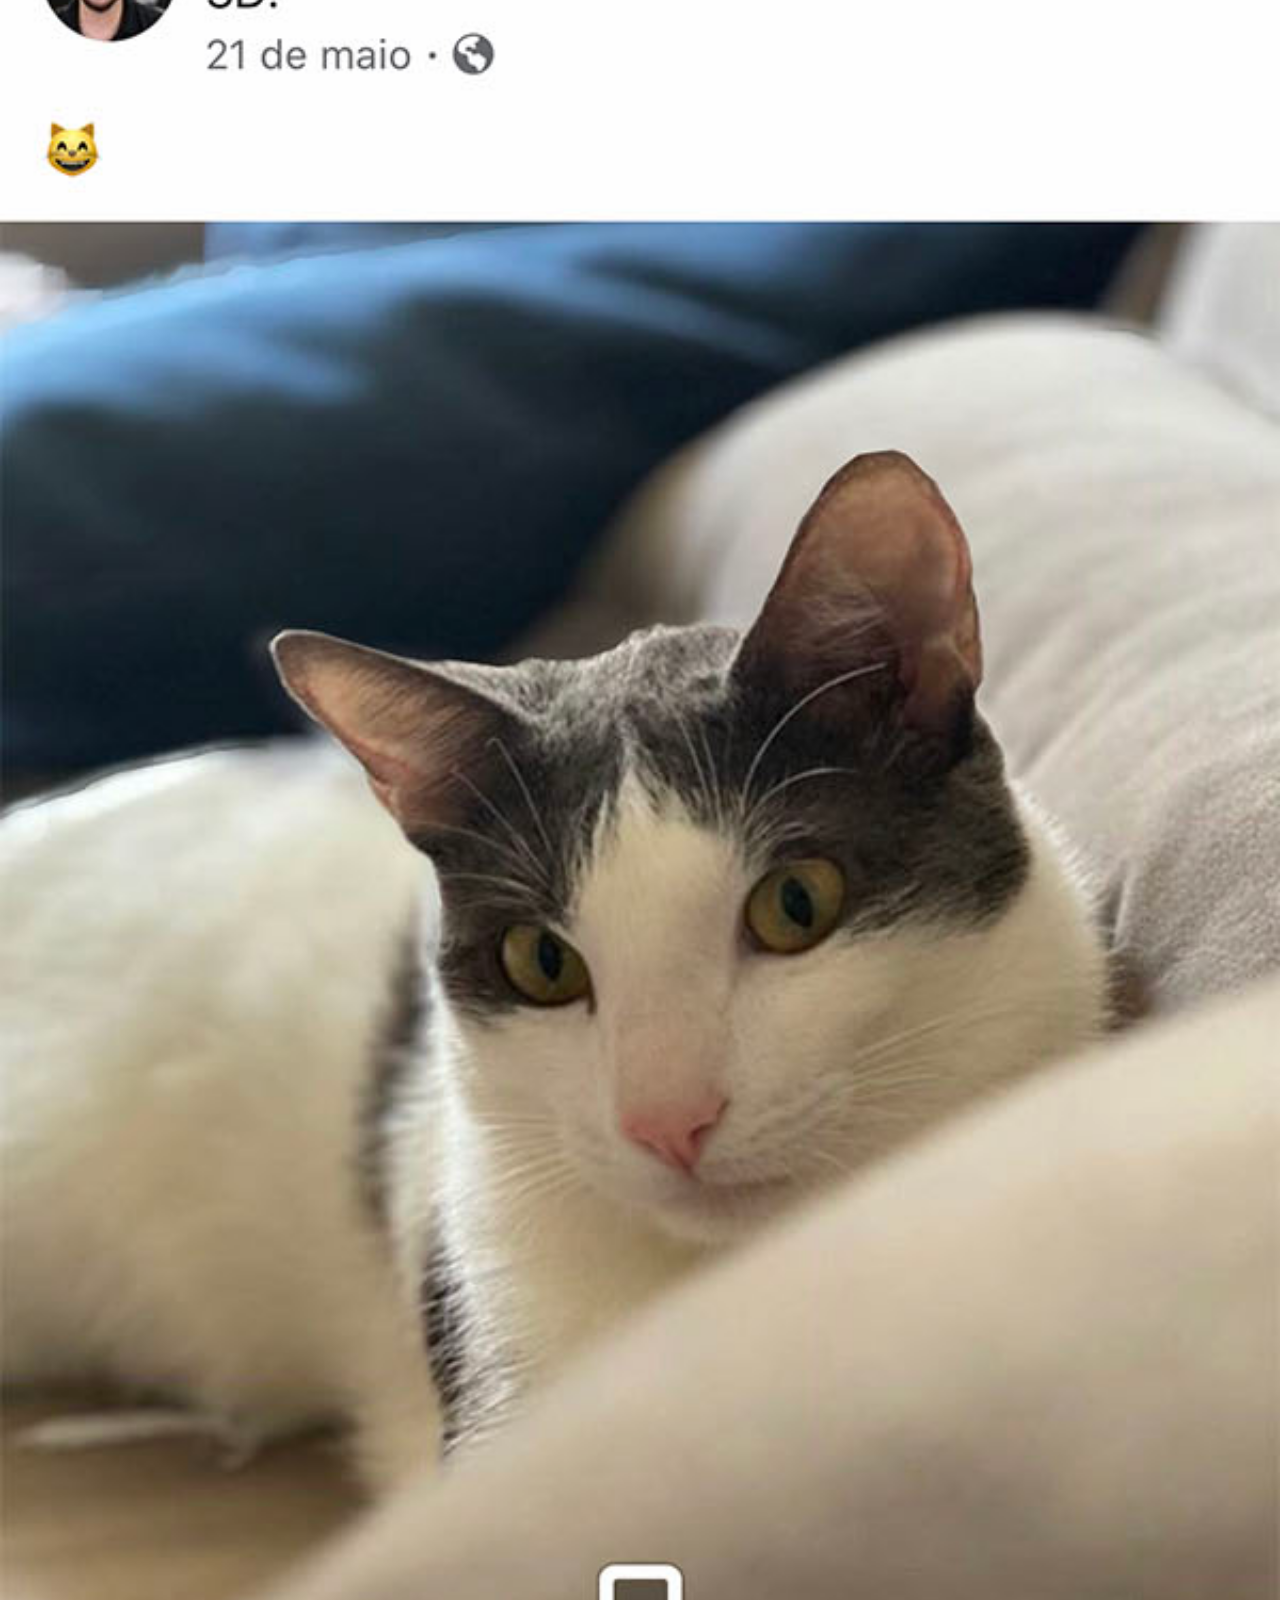
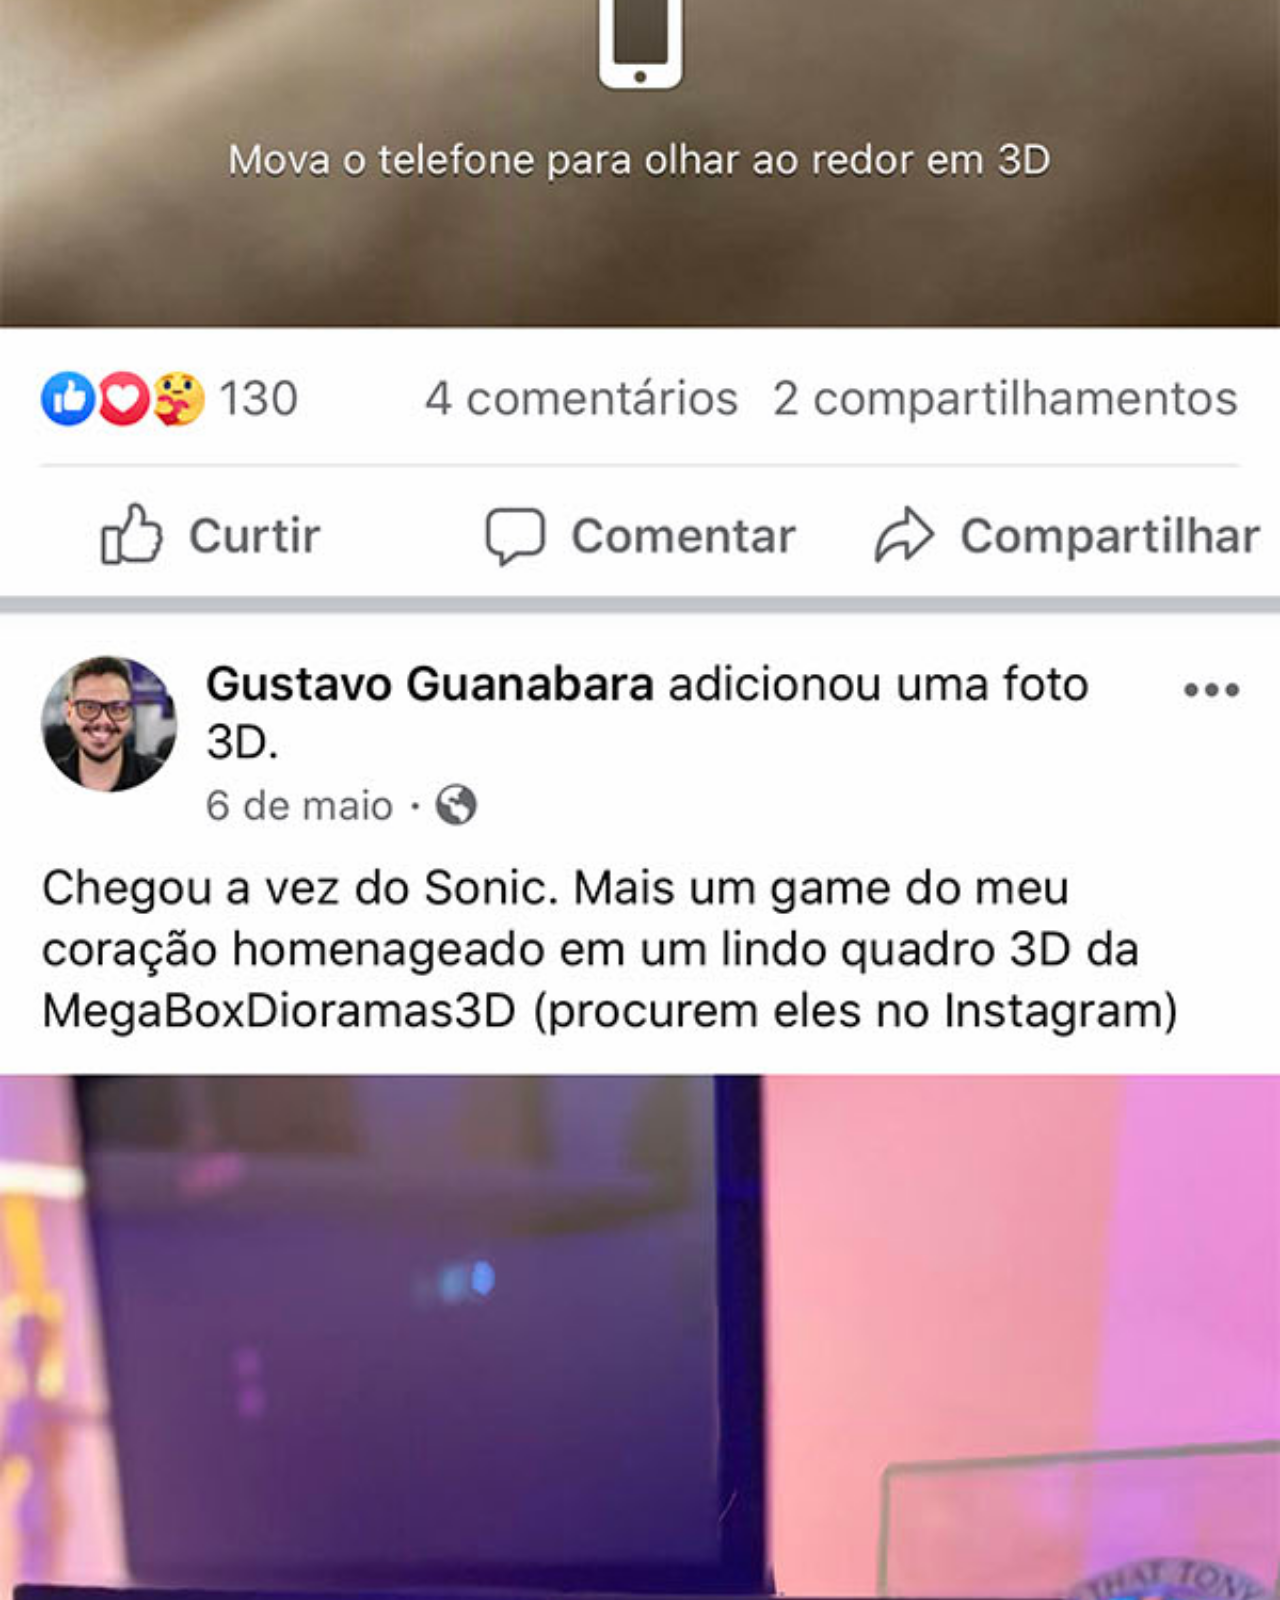
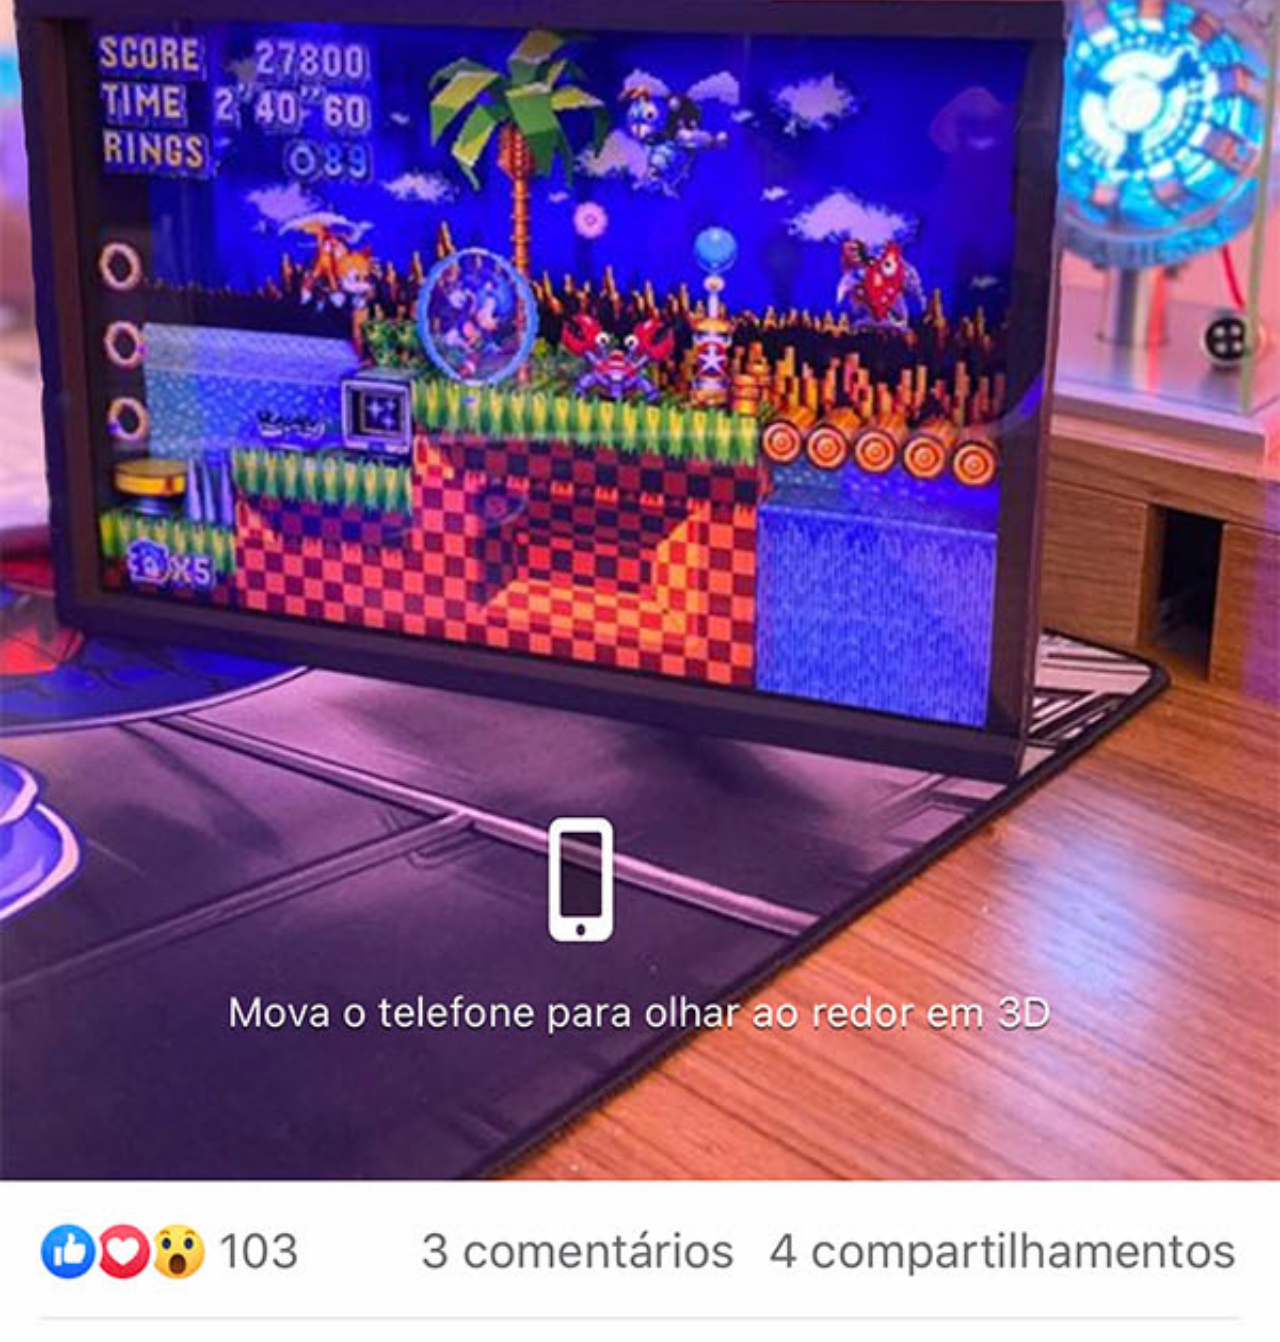
<file: Desafio03/paginas/facebook.html>
<!DOCTYPE html>
<html lang="pt-br">

<head>
  <meta charset="UTF-8">
  <meta name="viewport" content="width=device-width, initial-scale=1.0">
  <title>Facebook</title>
  <link rel="stylesheet" href="../Style/links-sociais.css">

</head>

<body>
  <img src="../imagens/tela-facebook.jpg" alt="Facebook">
</body>

</html>
</file>
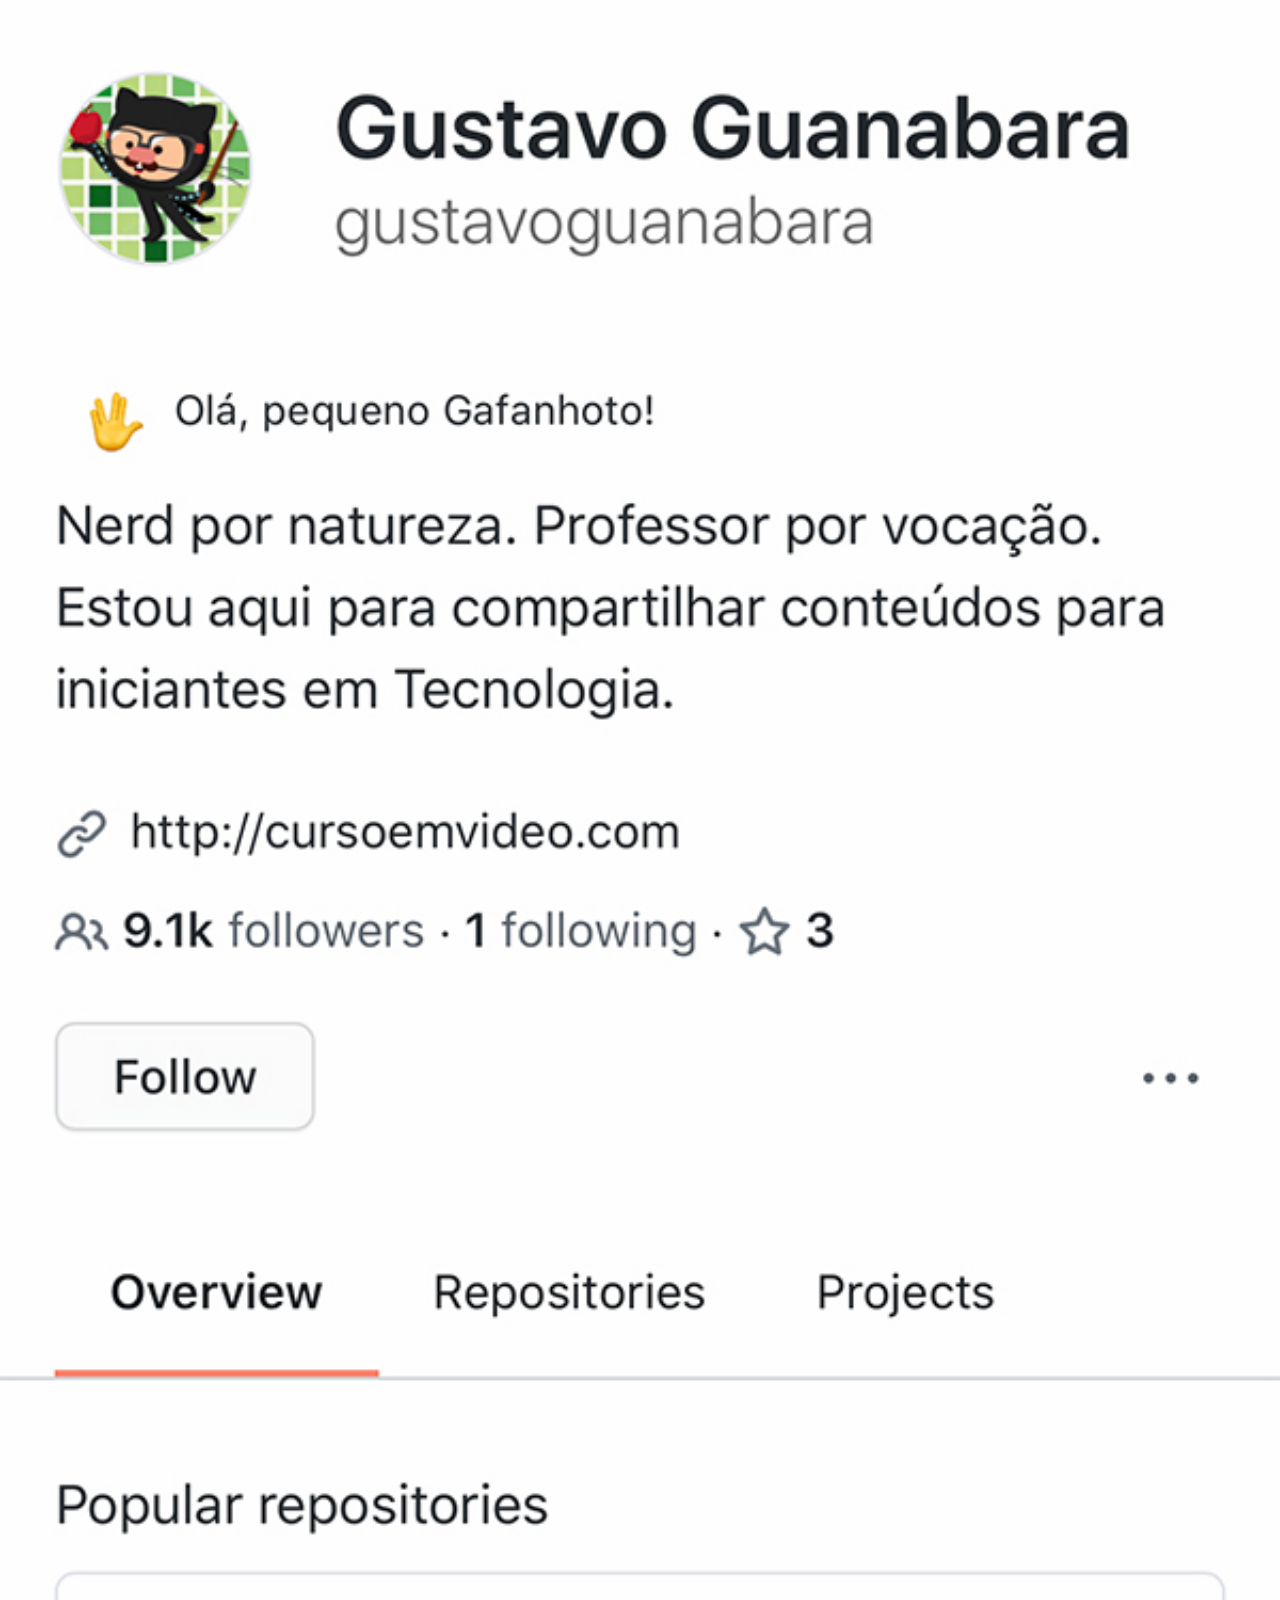
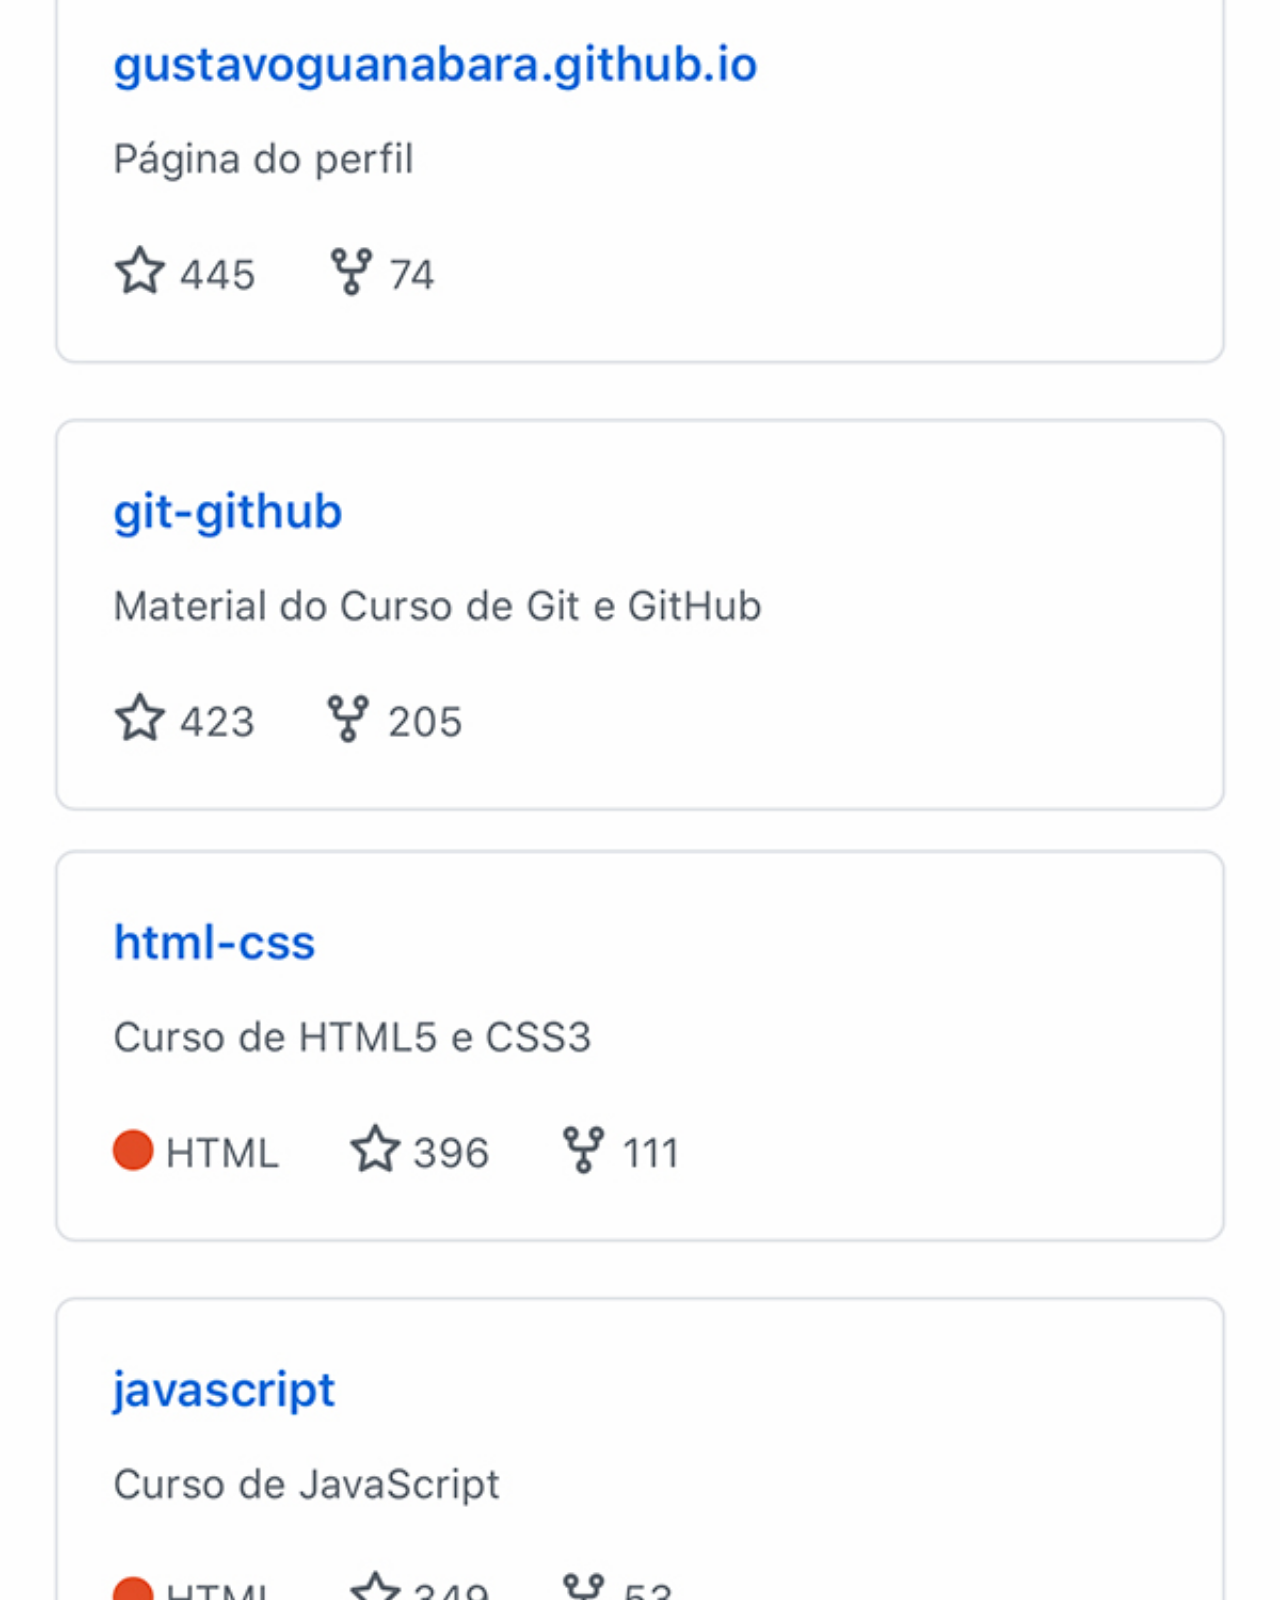
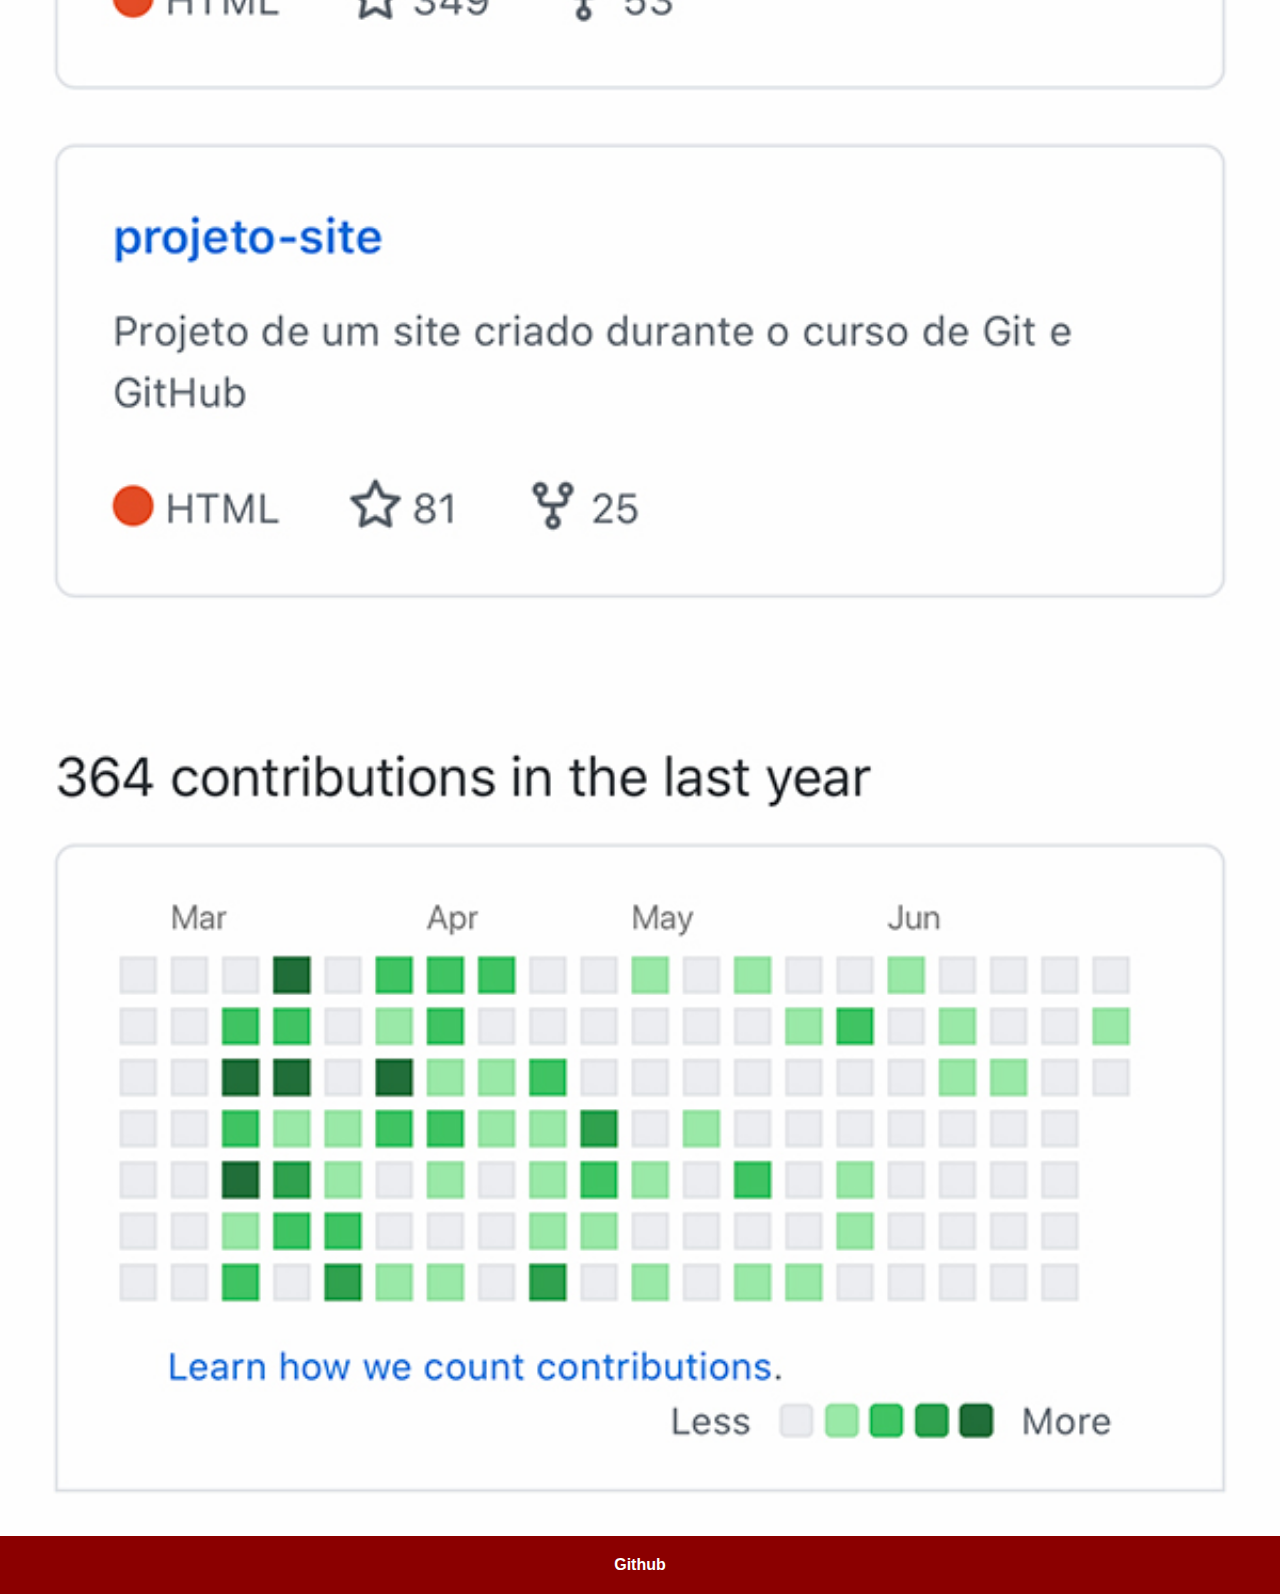
<file: Desafio03/paginas/github.html>
<!DOCTYPE html>
<html lang="pt-br">

<head>
  <meta charset="UTF-8">
  <meta name="viewport" content="width=device-width, initial-scale=1.0">
  <title>Github</title>
  <link rel="stylesheet" href="../Style/links-sociais.css">

</head>

<body>
  <img src="../imagens/tela-github.jpg" alt="Github">
  <a href="https://github.com/gustavoguanabara/gustavoguanabara.github.io?tab=readme-ov-file">Github</a>
</body>

</html>
</file>
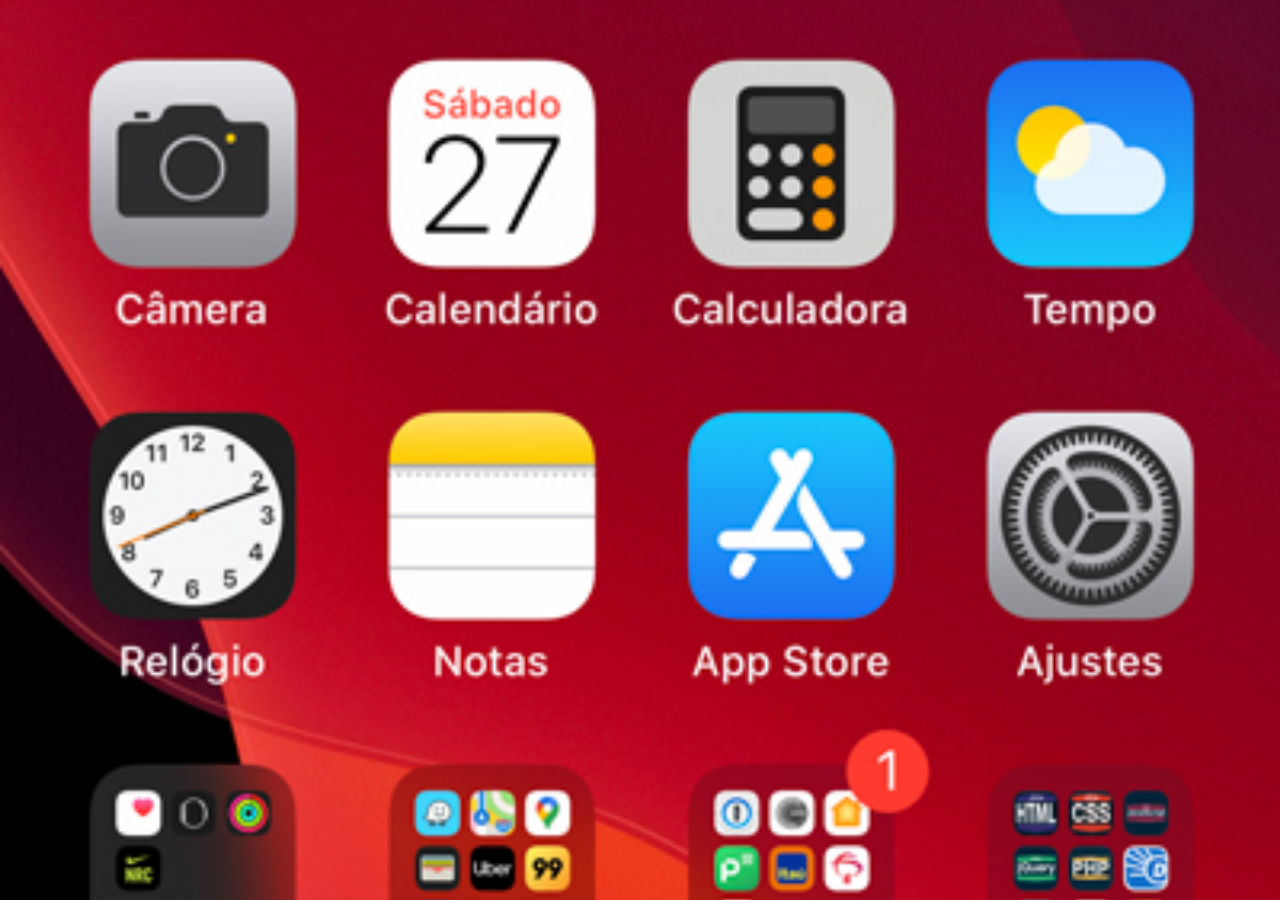
<file: Desafio03/paginas/home.html>
<!DOCTYPE html>
<html lang="pt-br">

<head>
  <meta charset="UTF-8">
  <meta name="viewport" content="width=device-width, initial-scale=1.0">
  <title>Home</title>
  <style>
    * {
      margin: 0;
      padding: 0;
    }

    body {
      height: 100vh;
      width: 100vw;
      background: black url(../imagens/tela-home.jpg) no-repeat top center;
      background-size: cover;
    }
  </style>
</head>

<body>

</body>

</html>
</file>
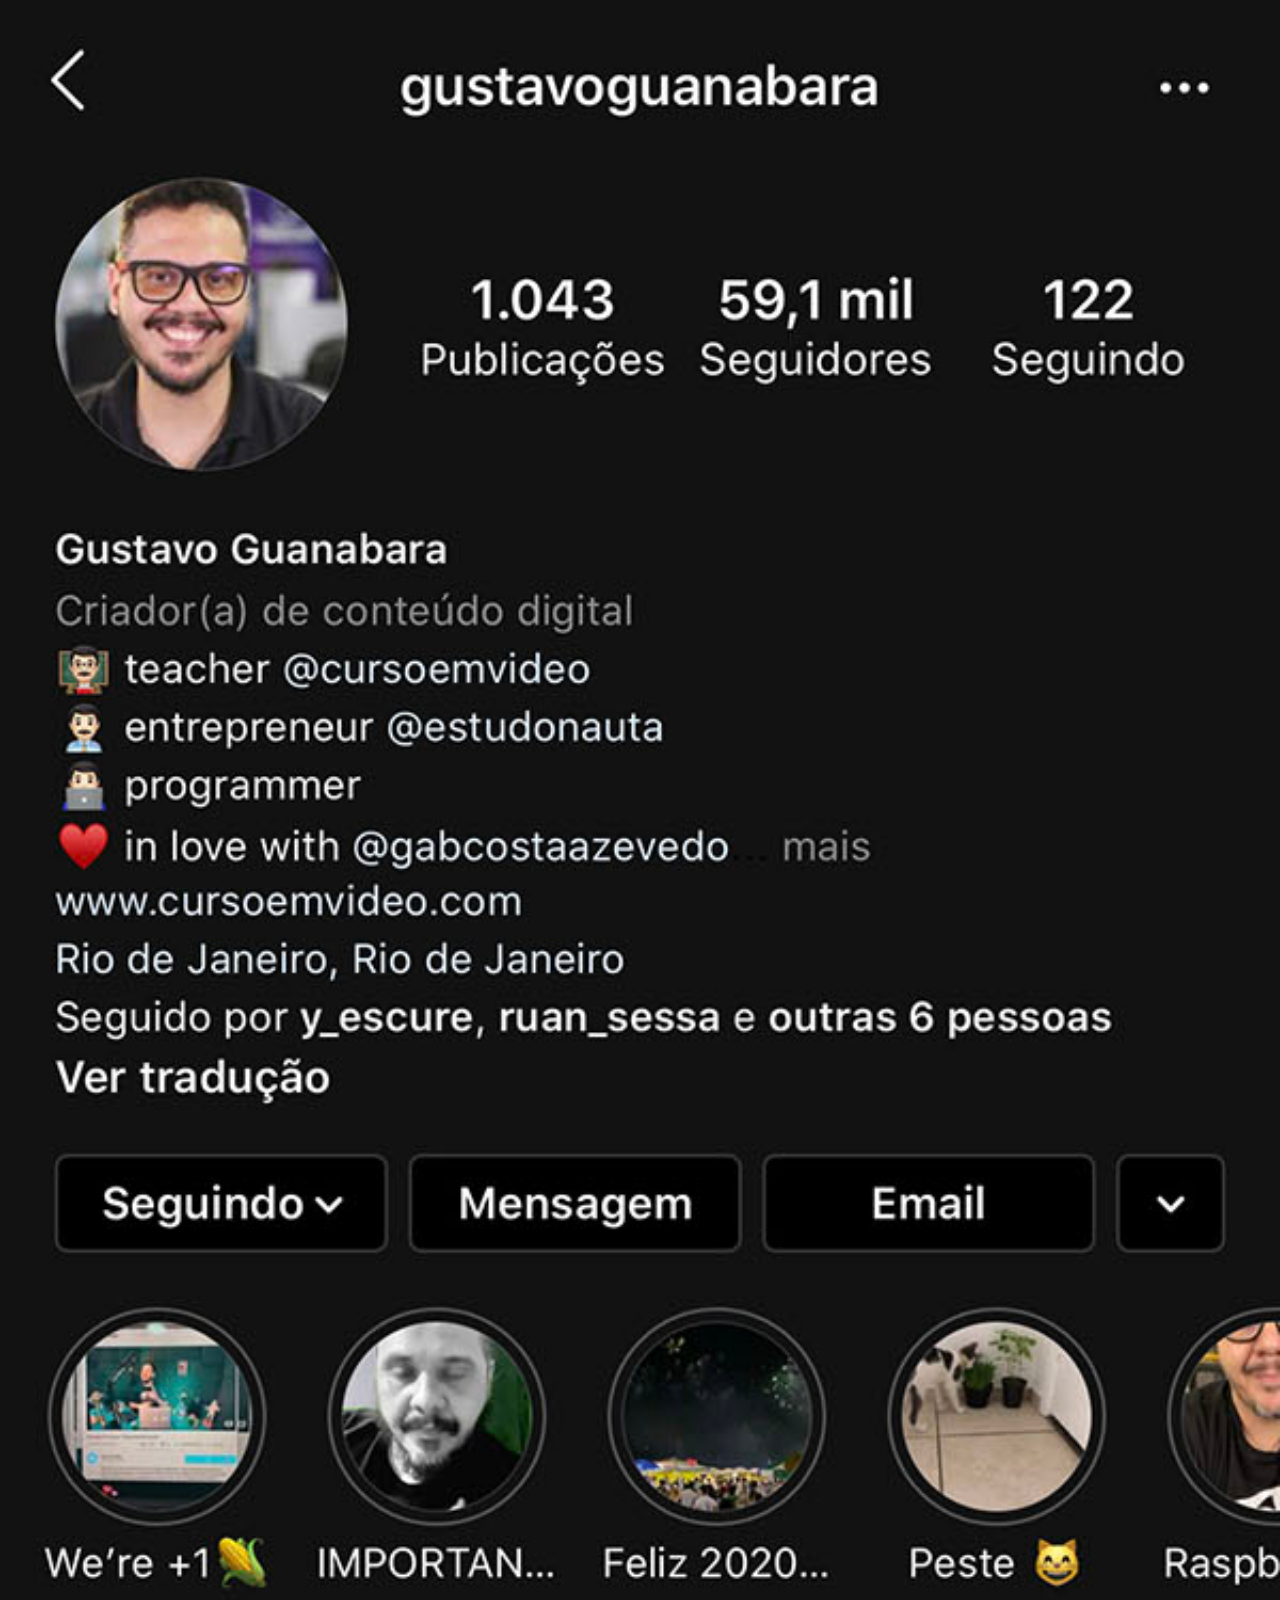
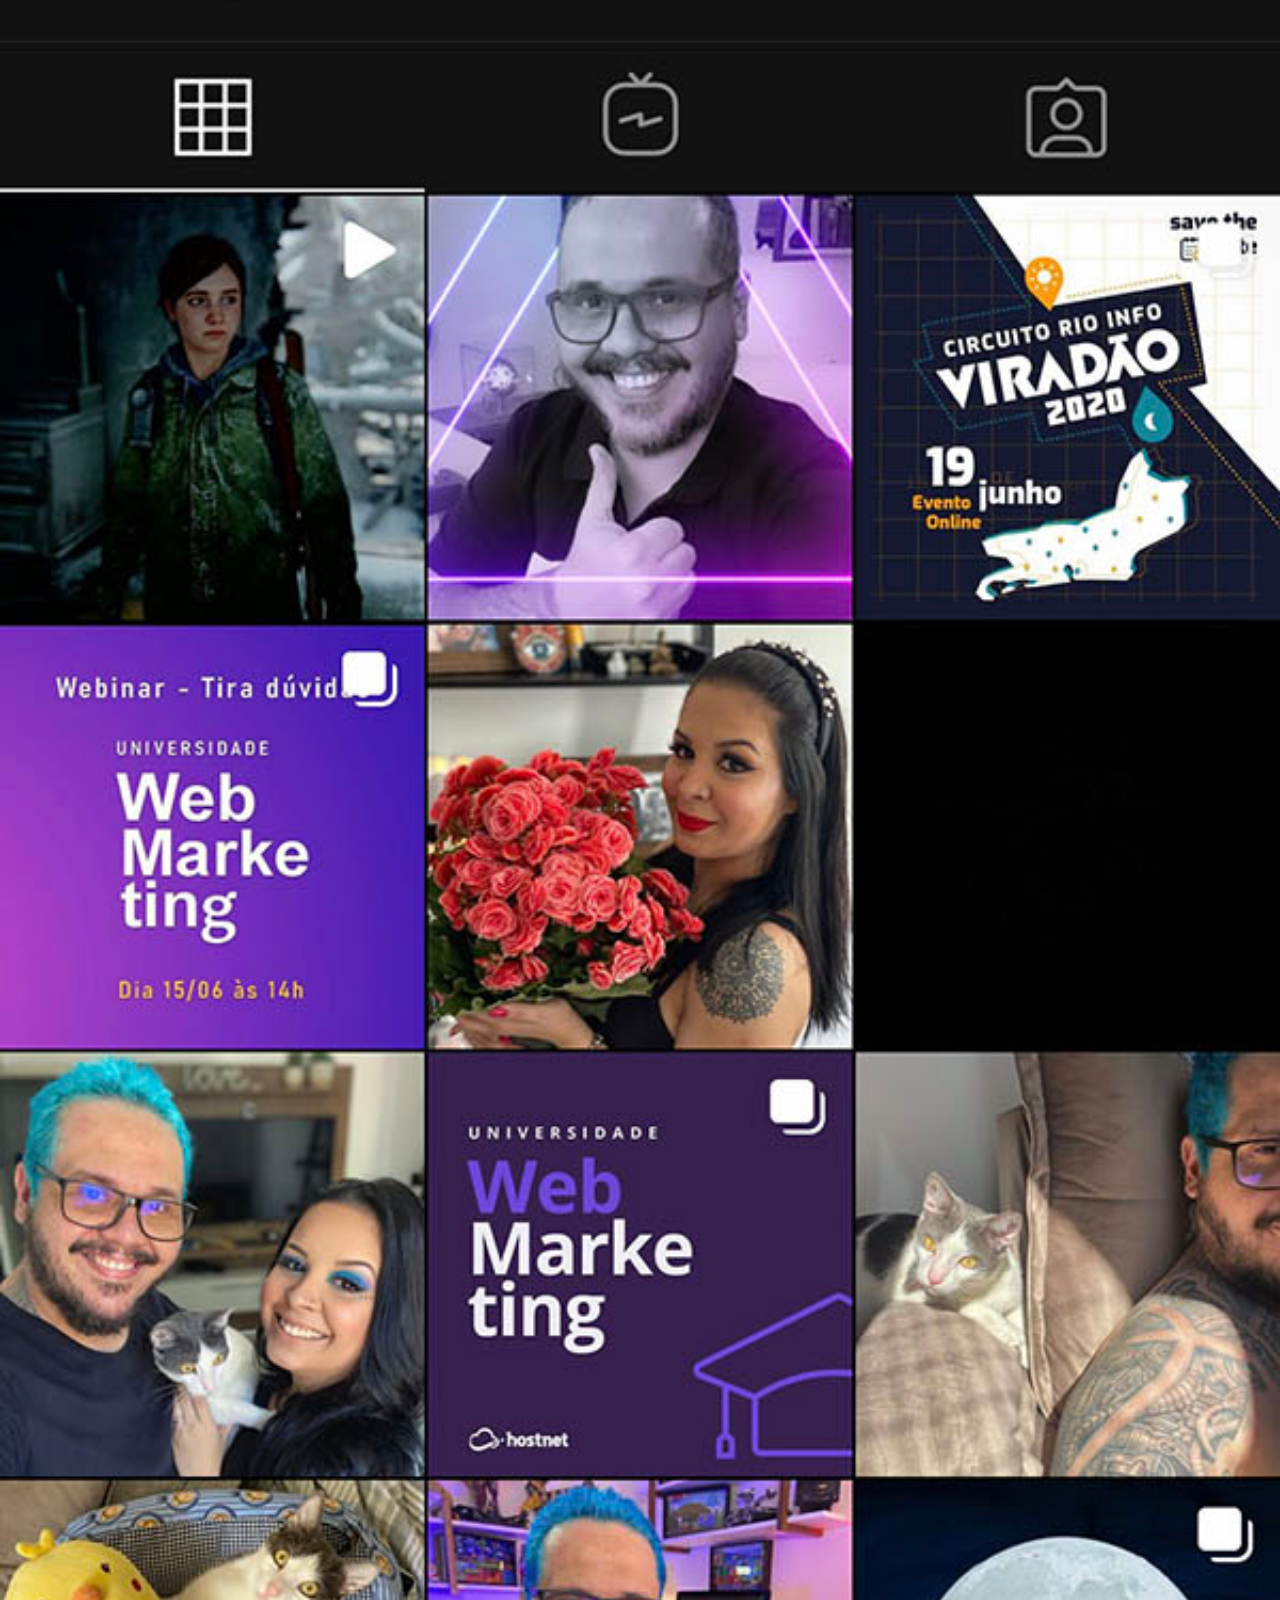
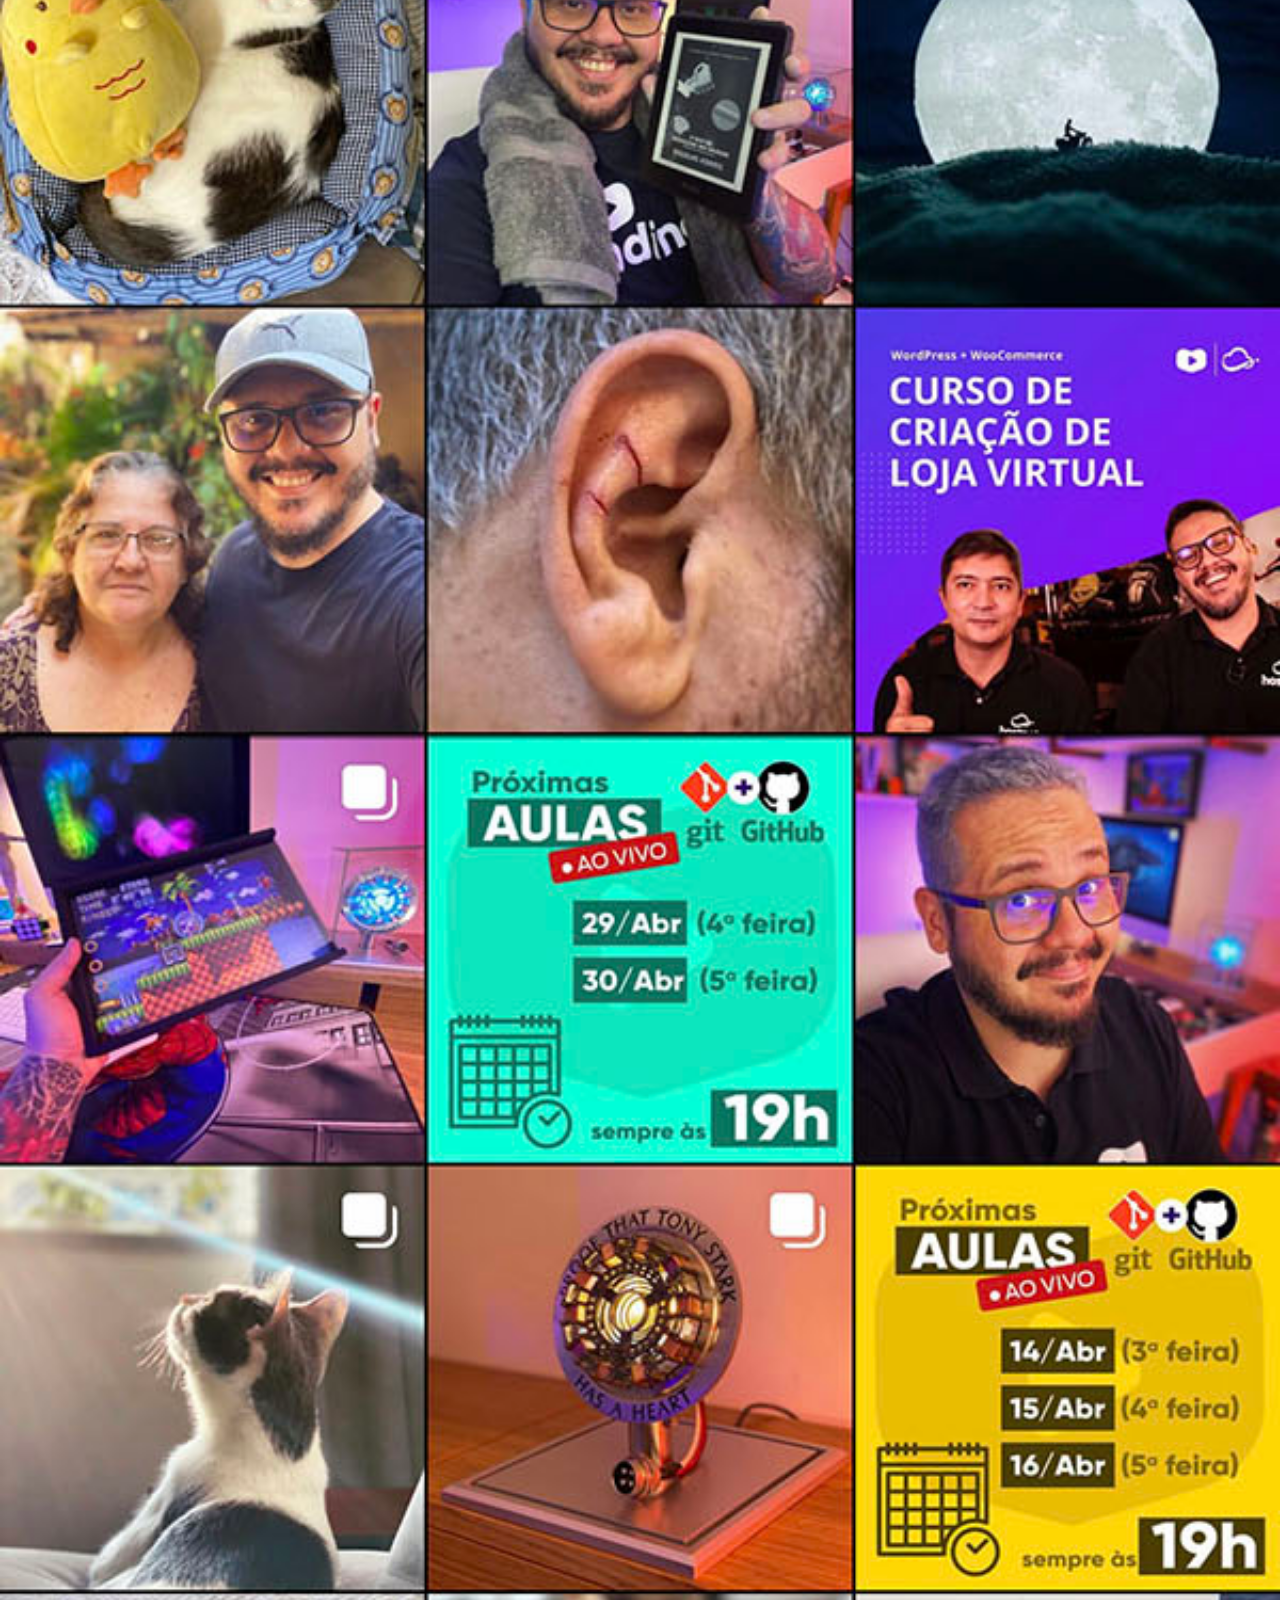
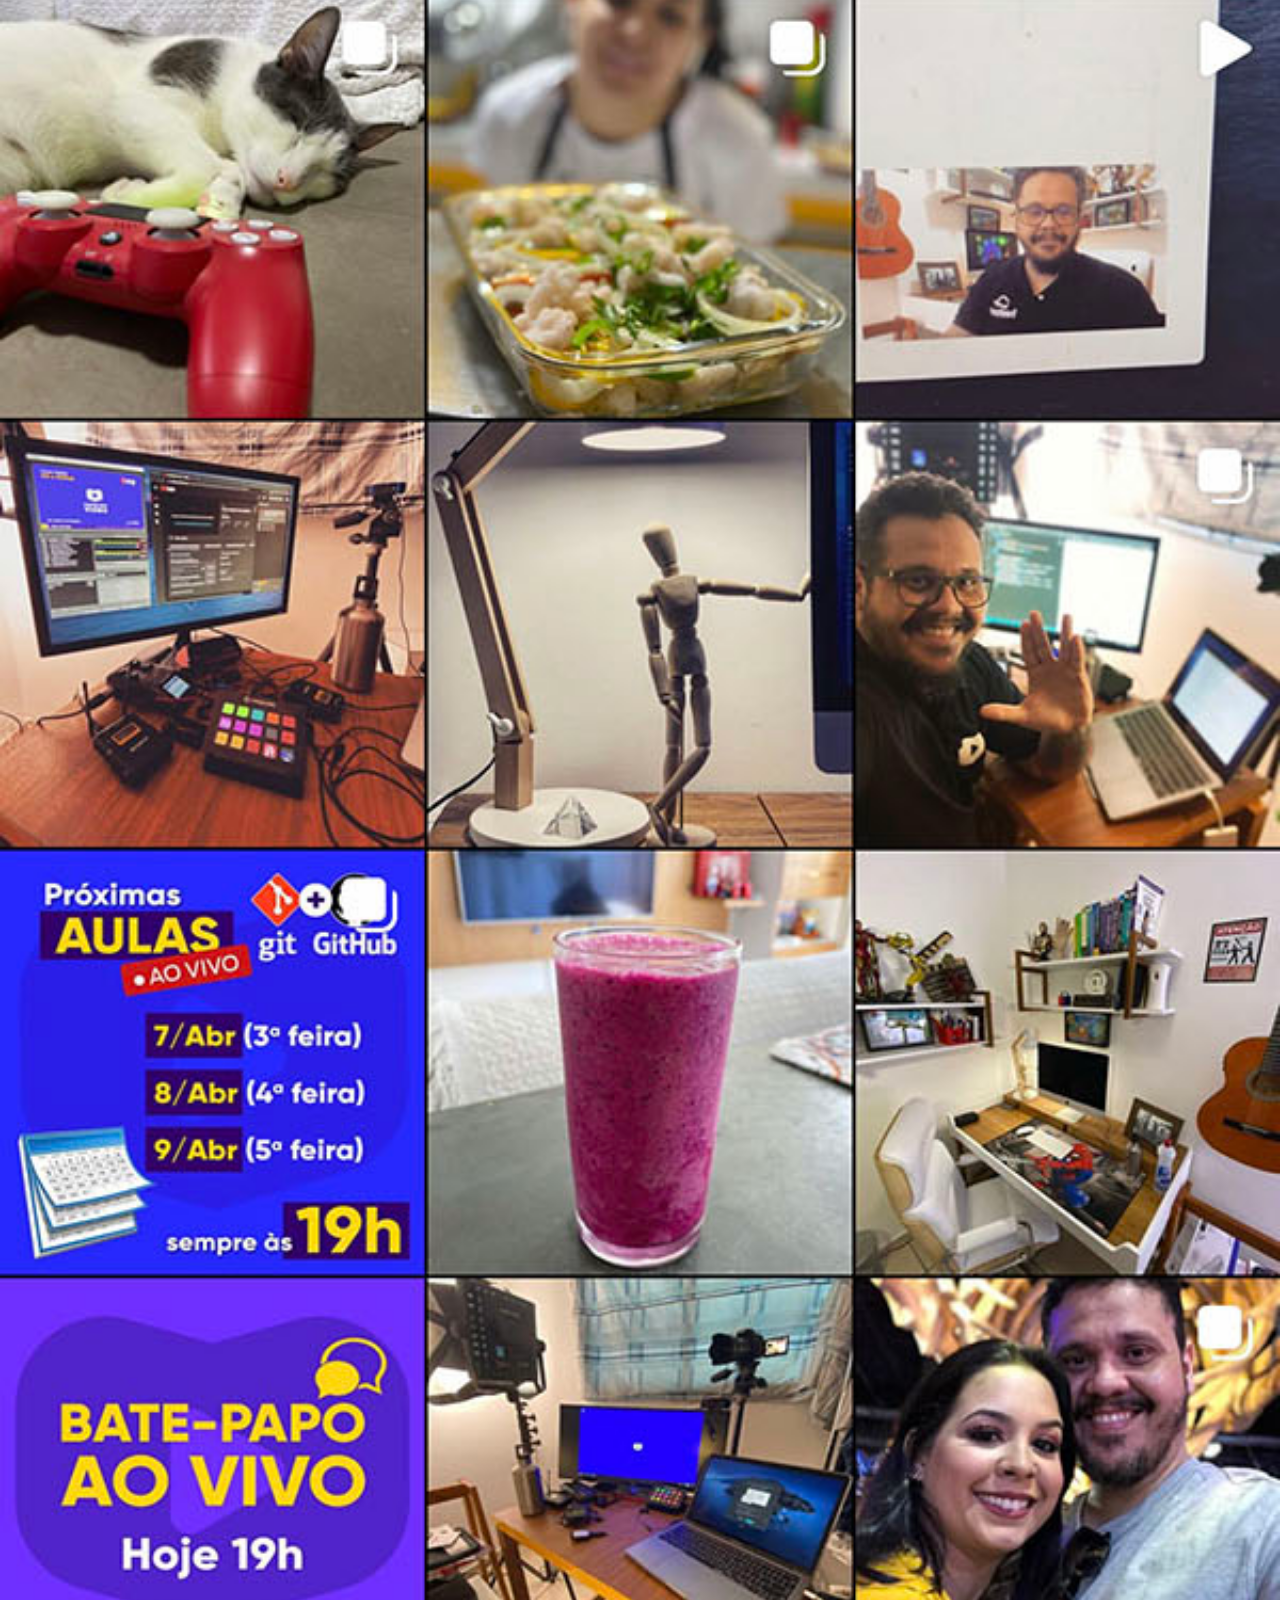
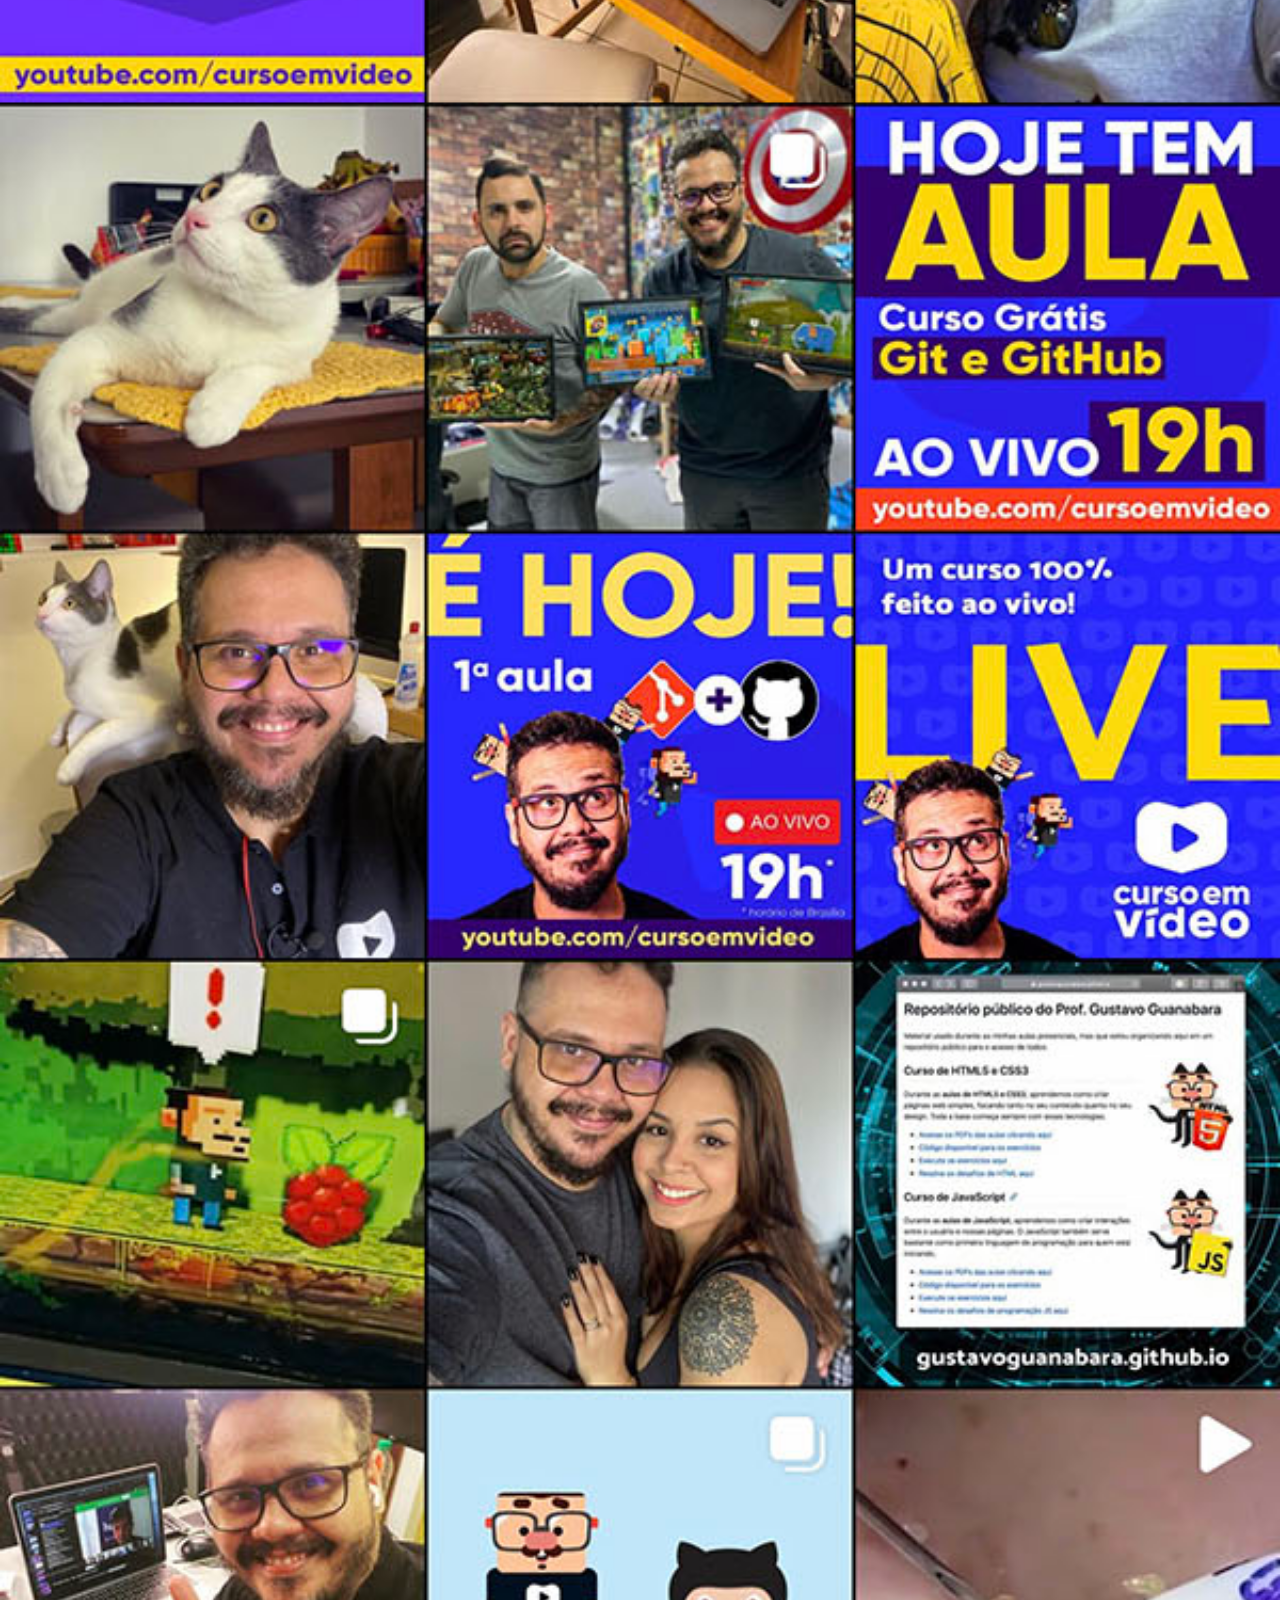
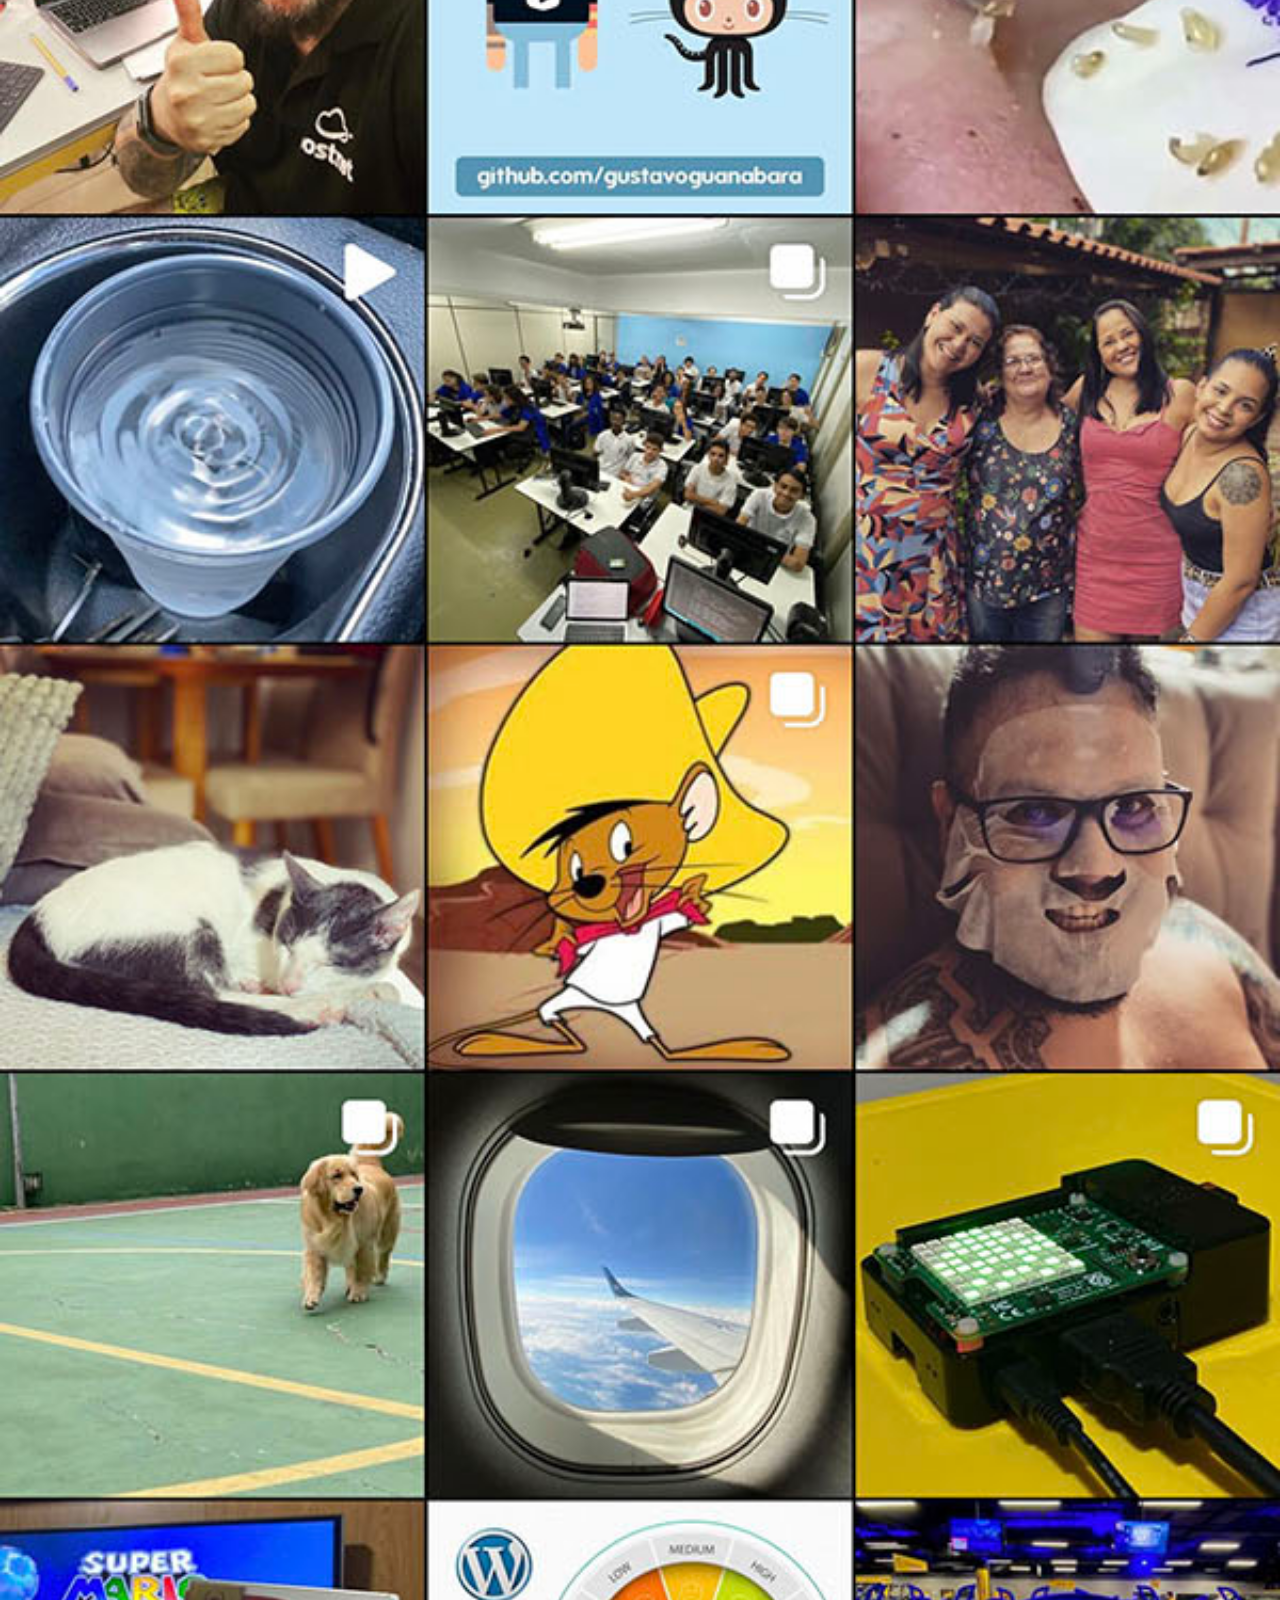
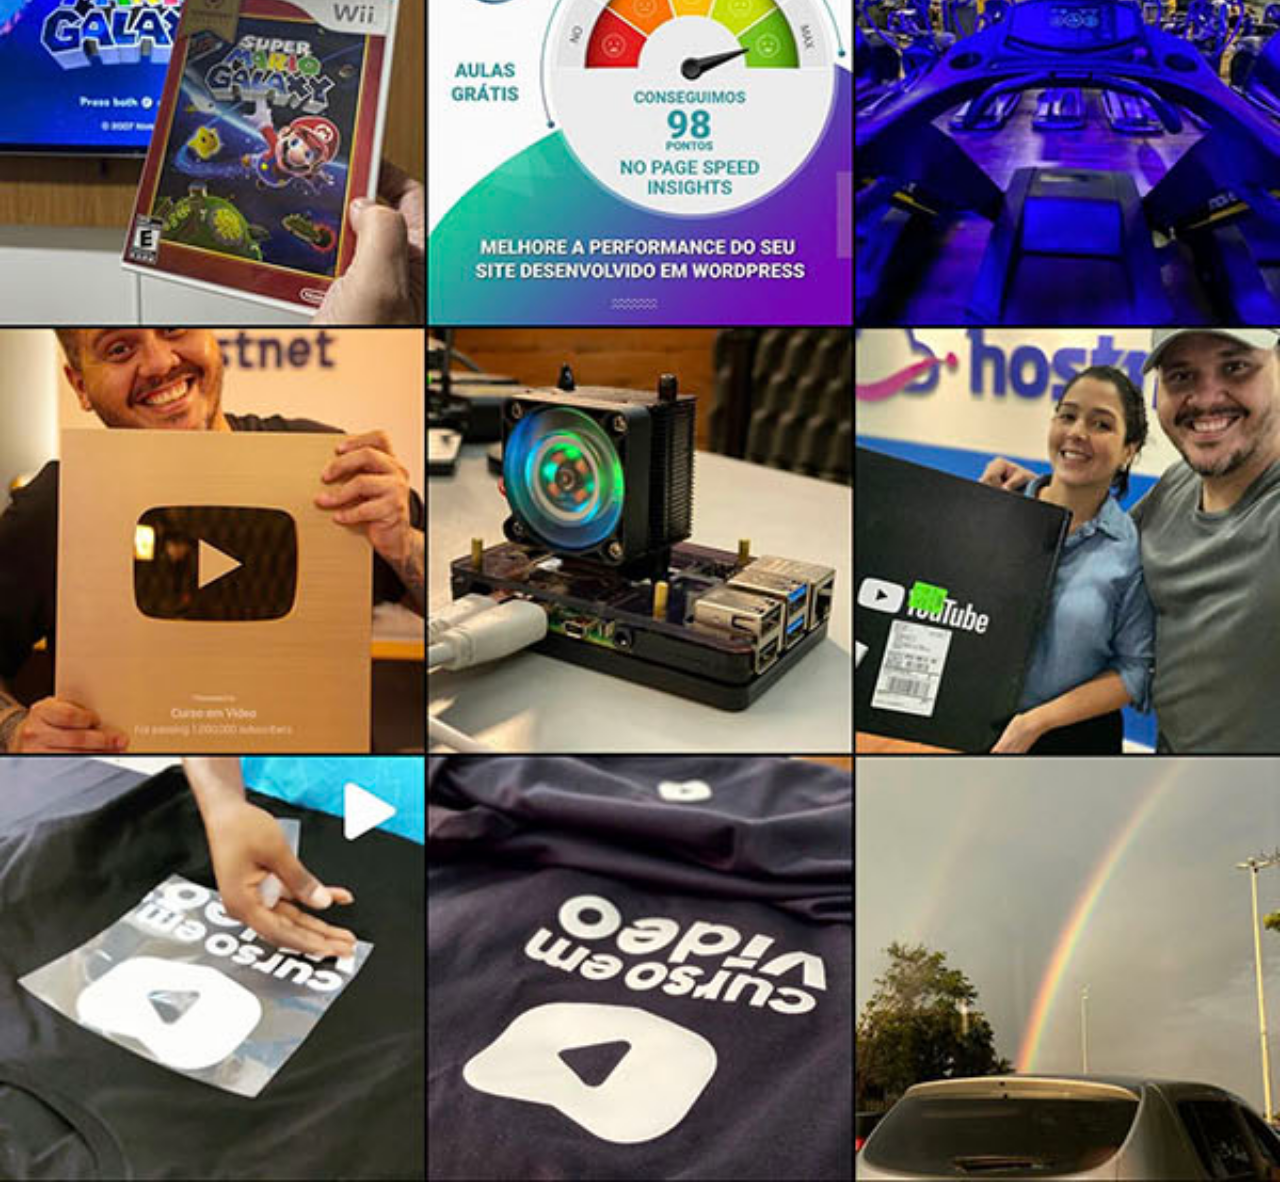
<file: Desafio03/paginas/intagram.html>
<!DOCTYPE html>
<html lang="pt-br">

<head>
  <meta charset="UTF-8">
  <meta name="viewport" content="width=device-width, initial-scale=1.0">
  <title>Instagram</title>
  <link rel="stylesheet" href="../Style/links-sociais.css">

</head>

<body>
  <img src="../imagens/tela-instagram.jpg" alt="Instagram">

</body>

</html>
</file>
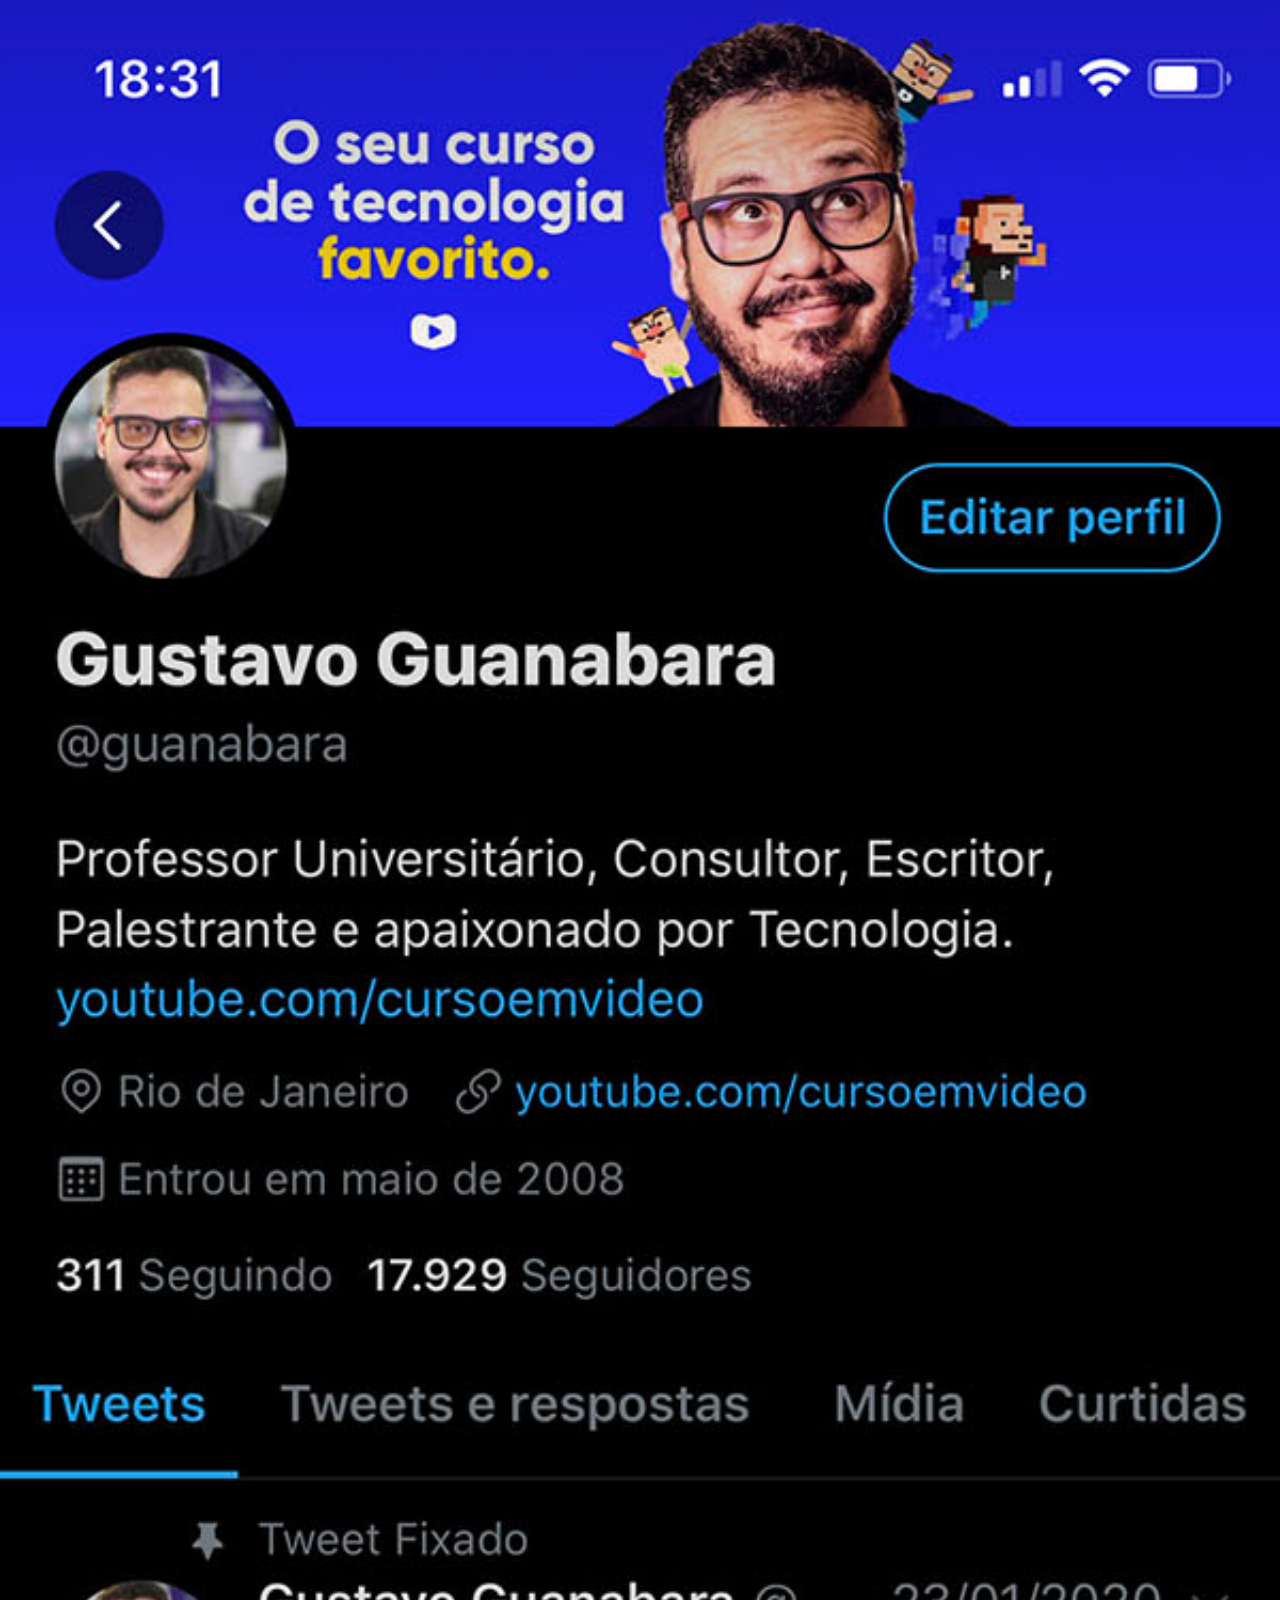
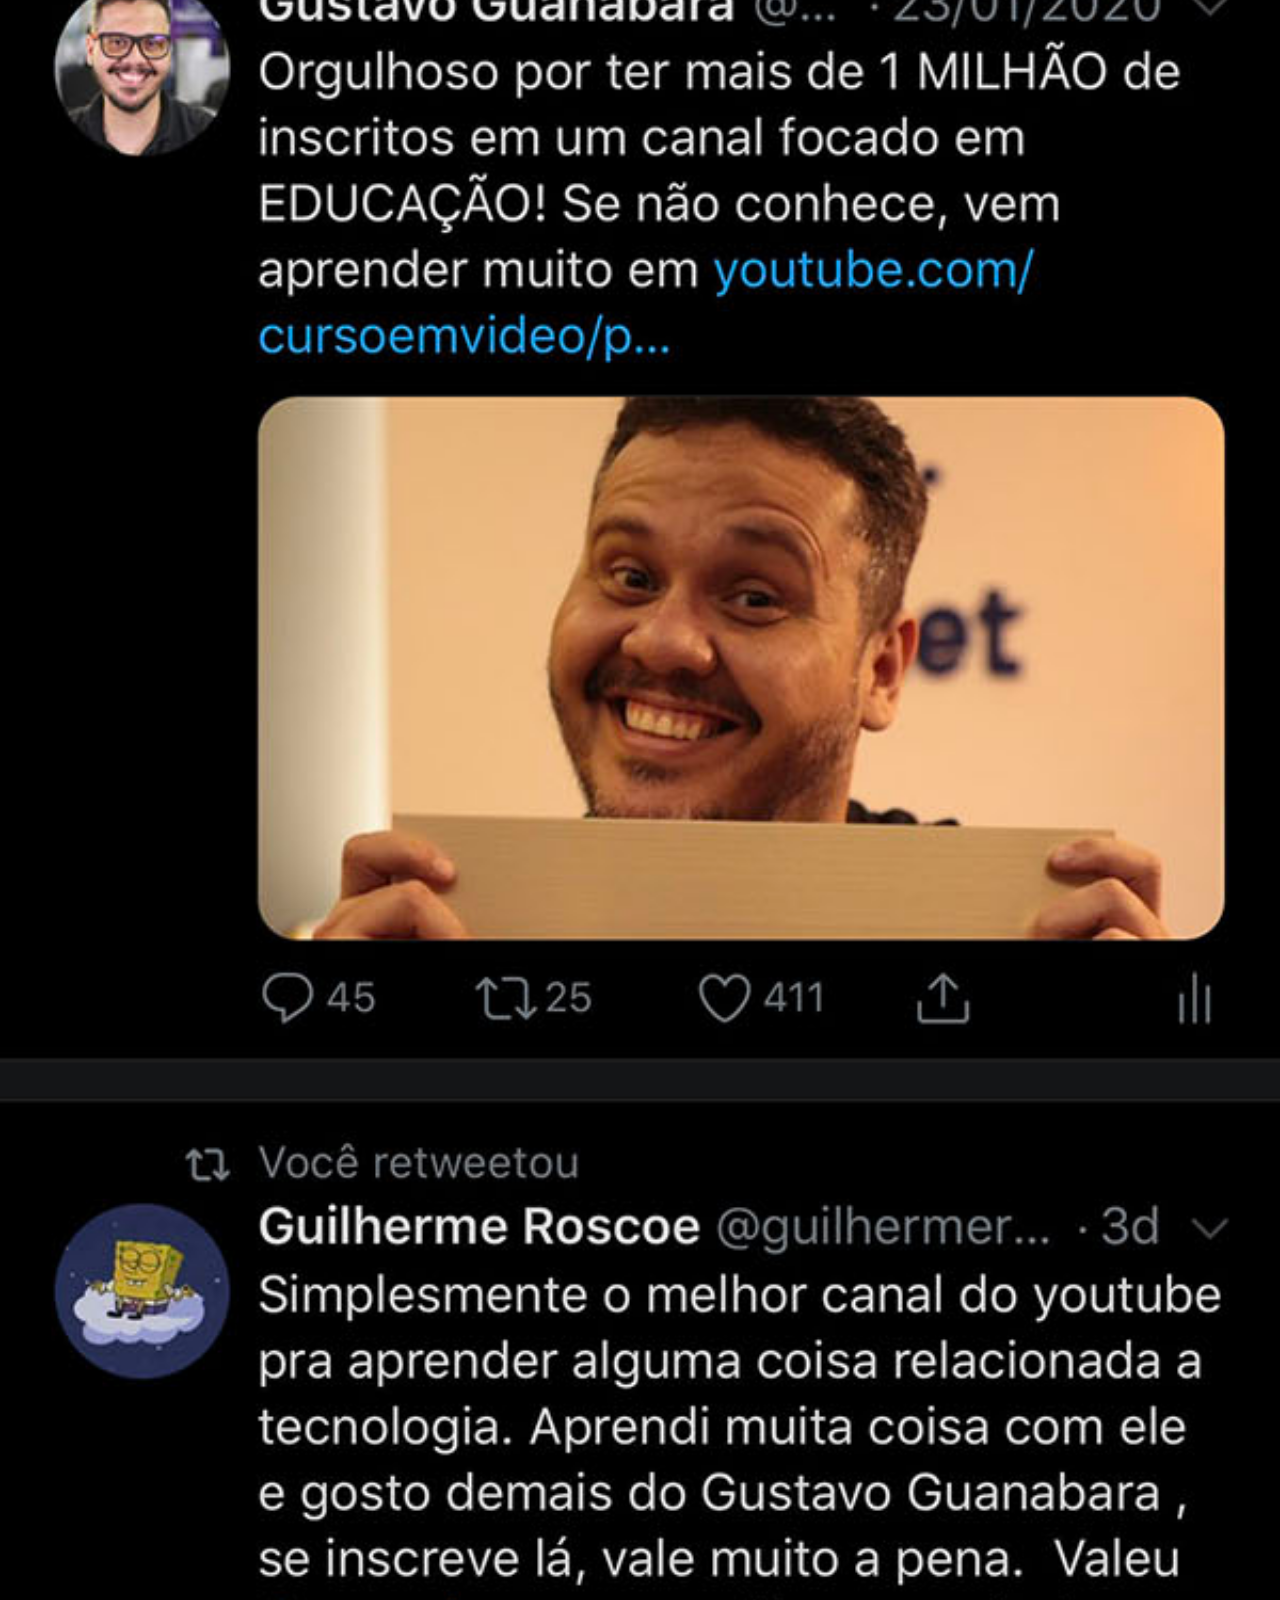
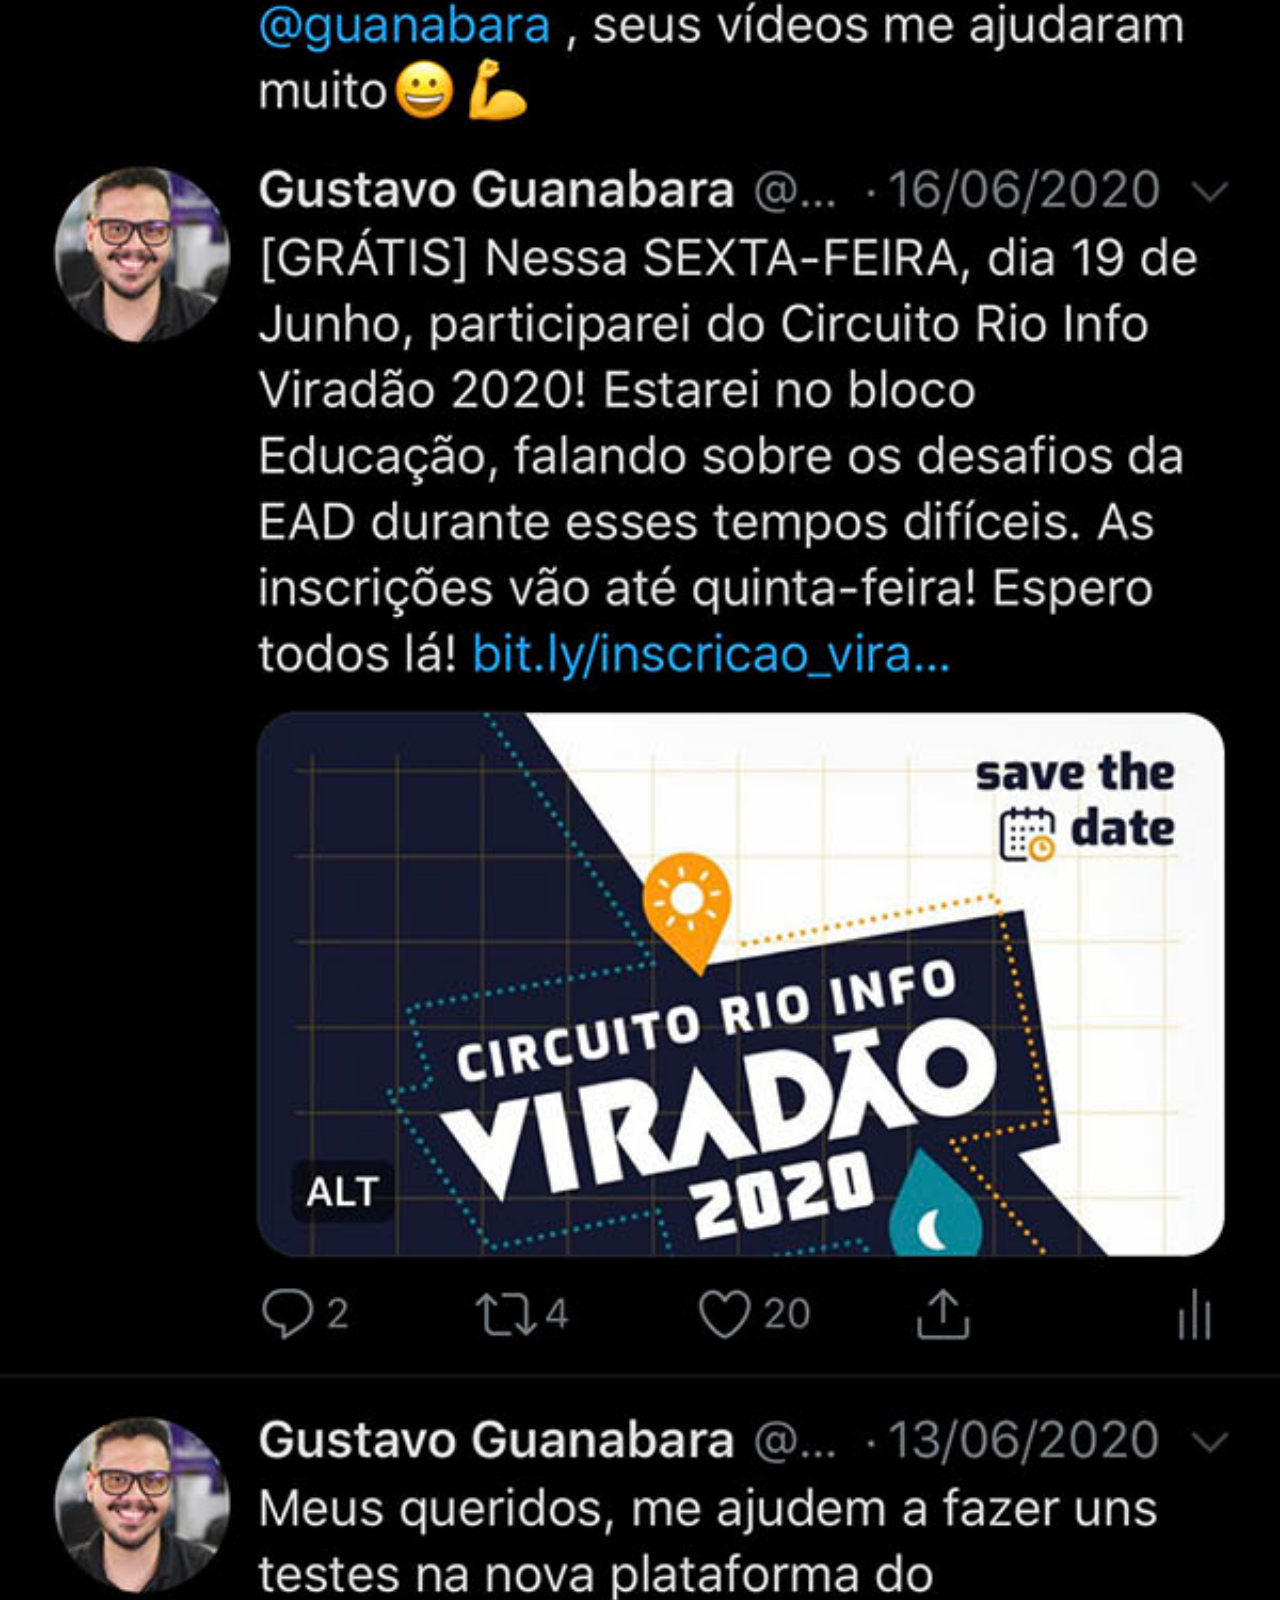
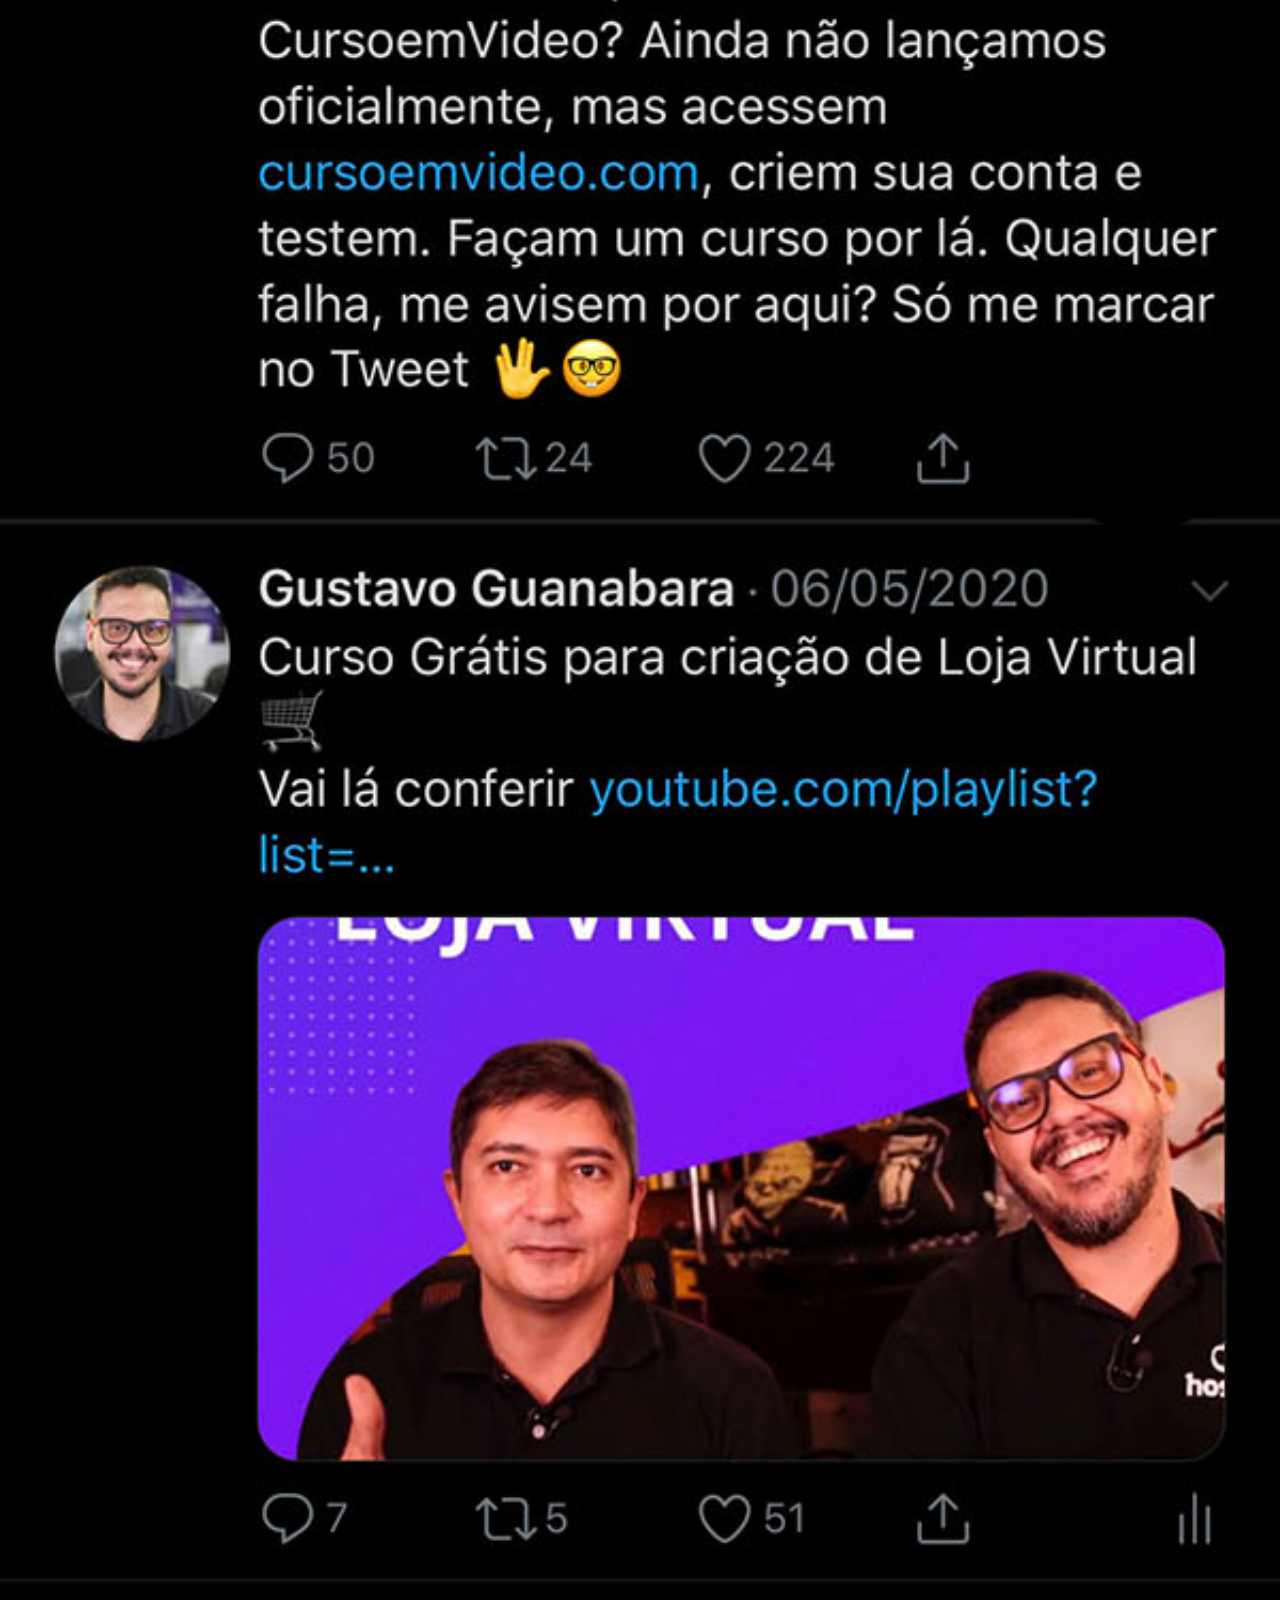
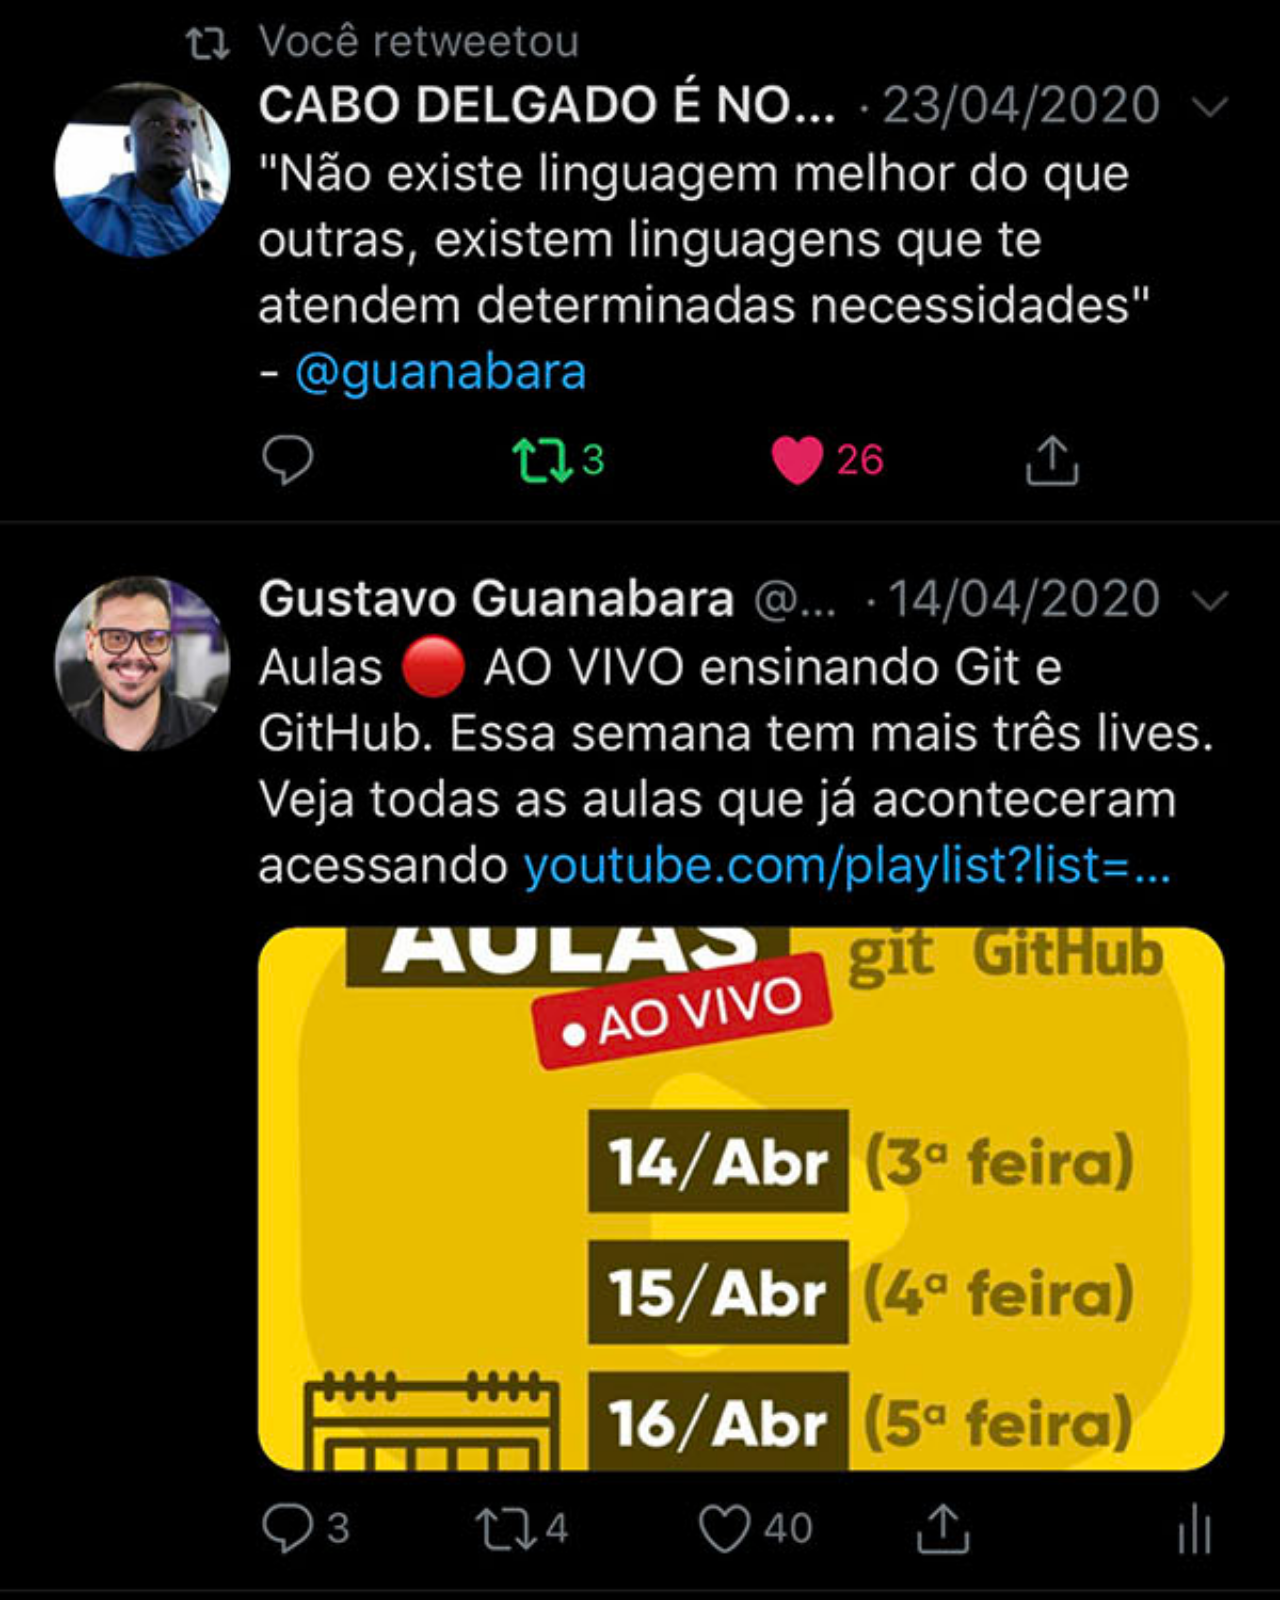
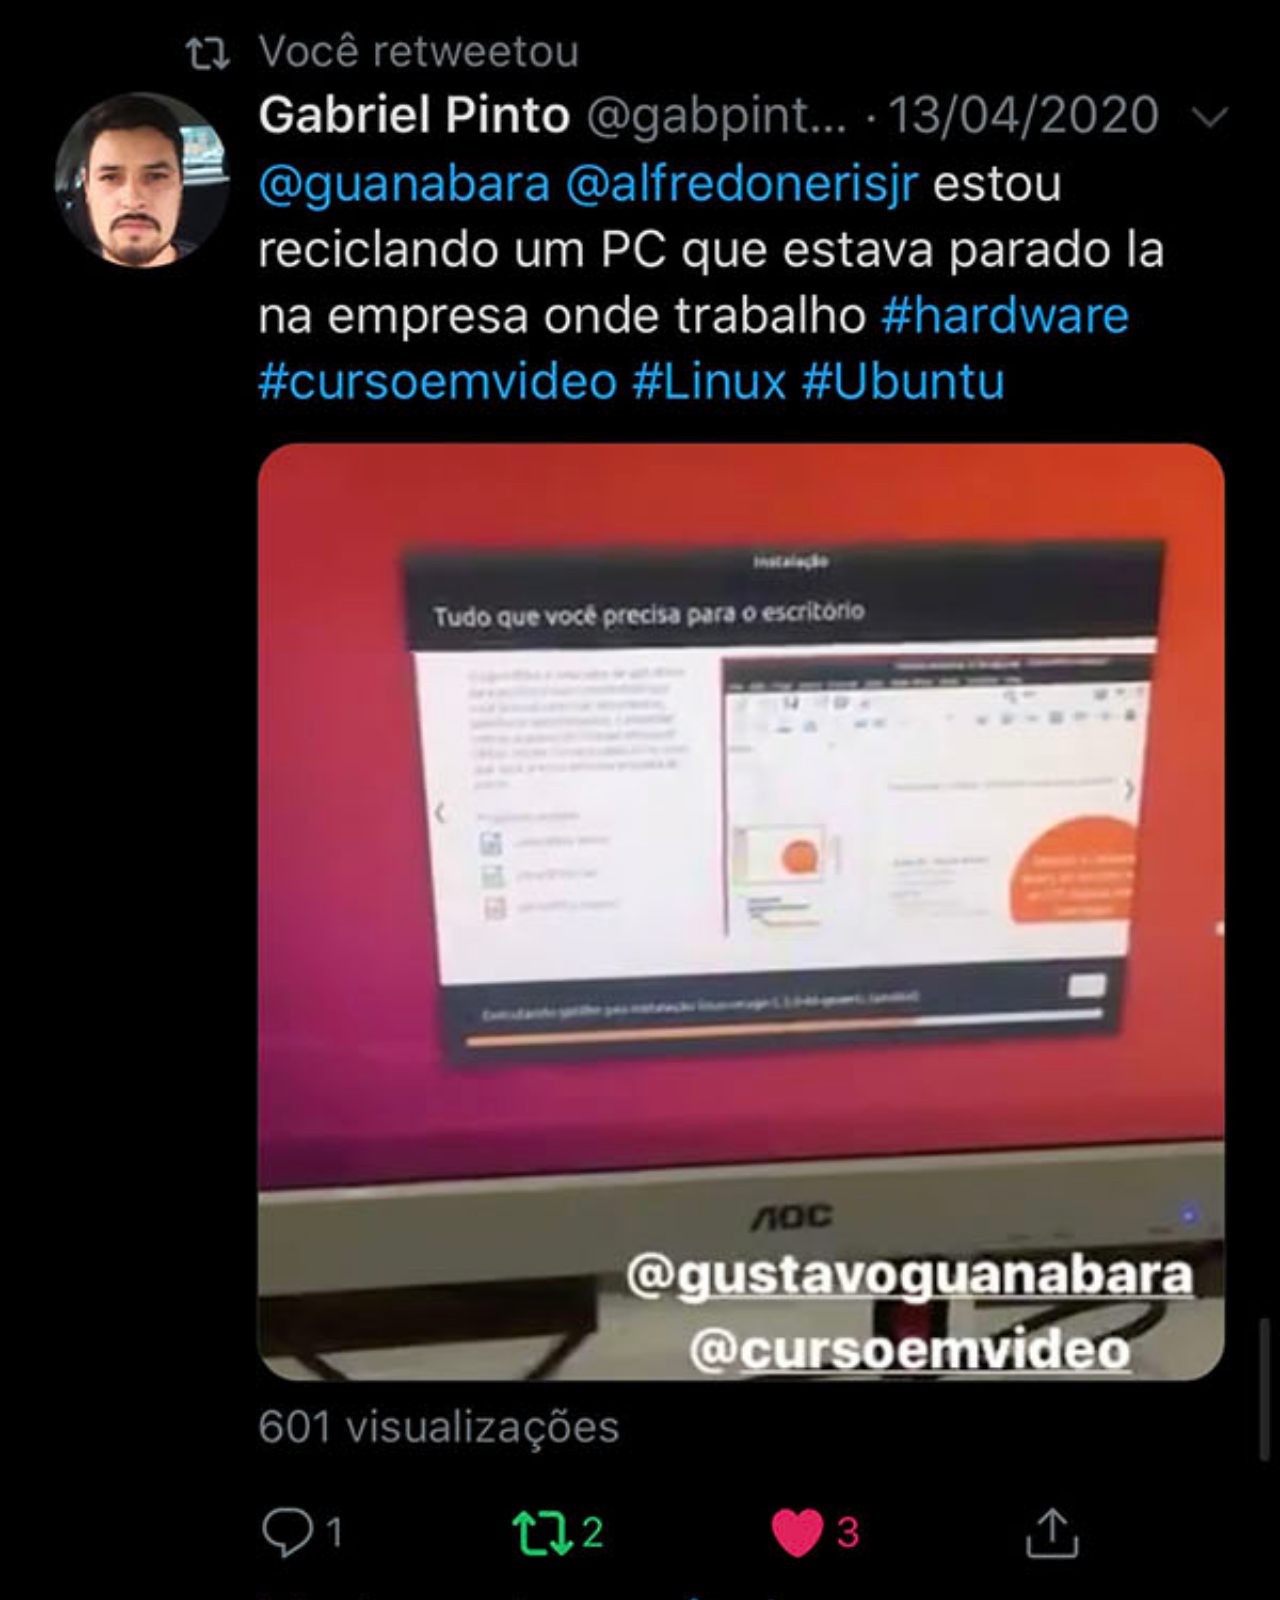
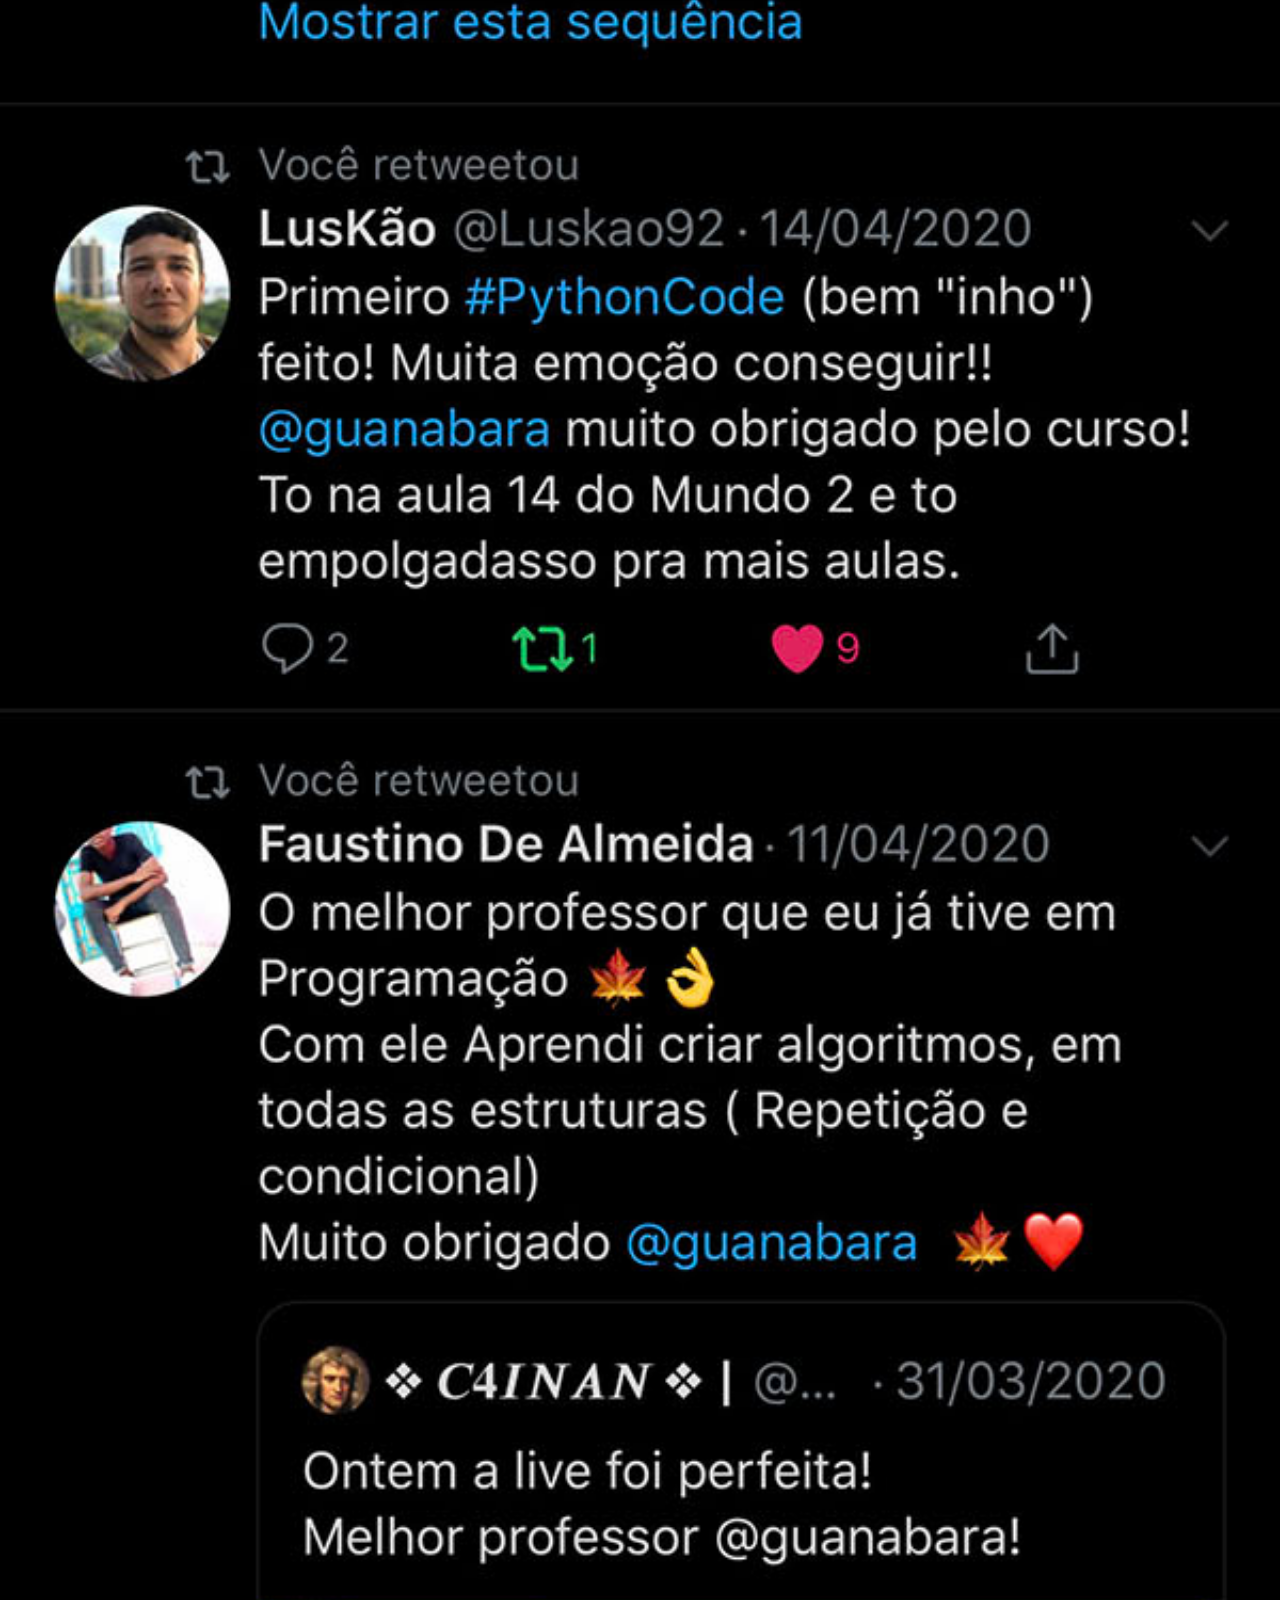
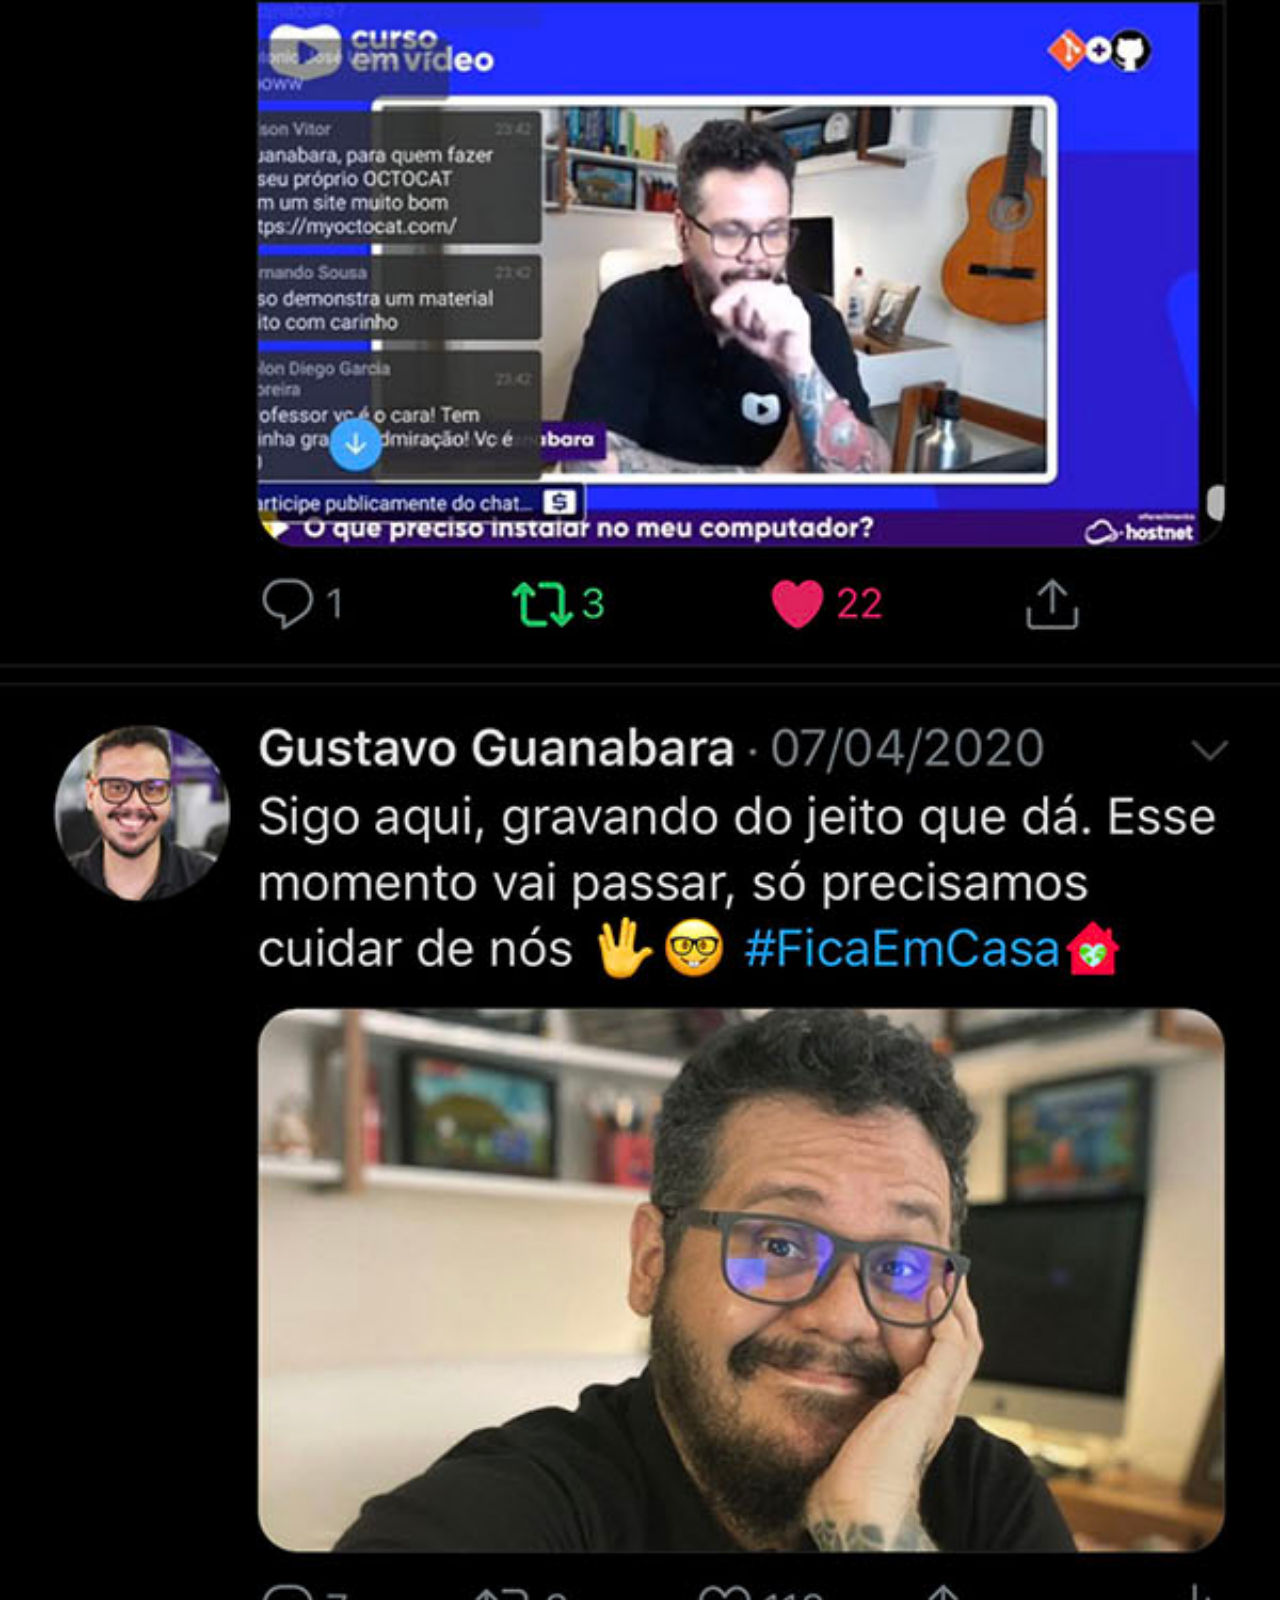
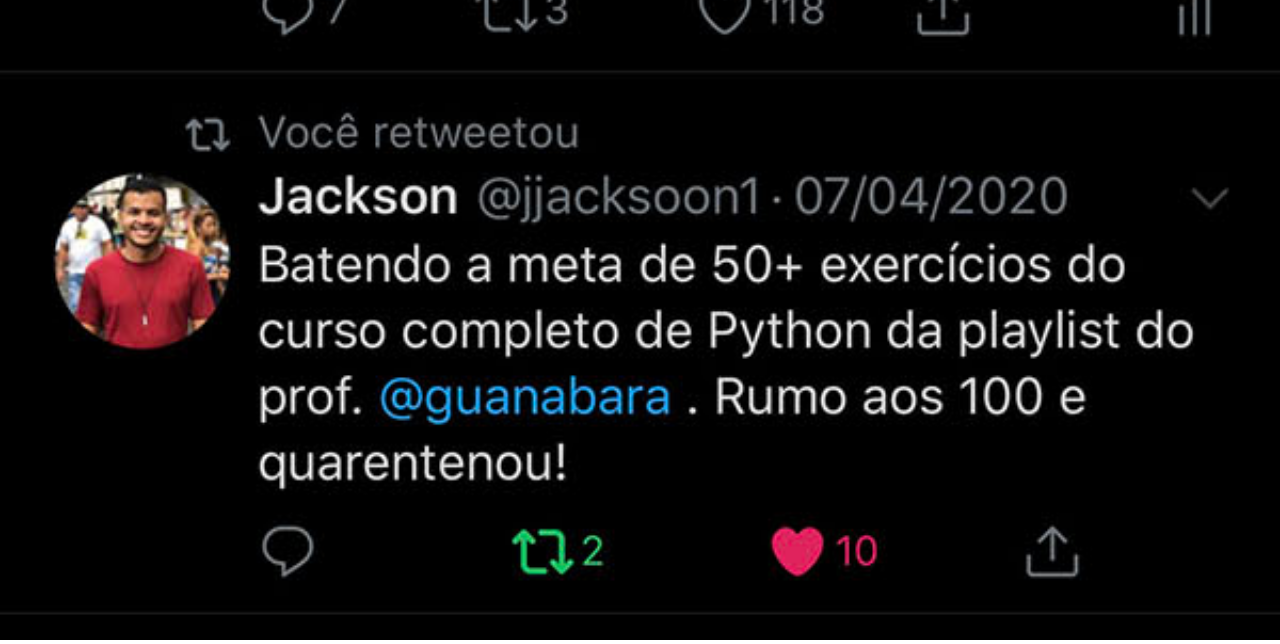
<file: Desafio03/paginas/twitter.html>
<!DOCTYPE html>
<html lang="pt-br">

<head>
  <meta charset="UTF-8">
  <meta name="viewport" content="width=device-width, initial-scale=1.0">
  <title>Twitter</title>
  <link rel="stylesheet" href="../Style/links-sociais.css">

</head>

<body>
  <img src="../imagens/tela-twitter.jpg" alt="Twitter">

</body>

</html>
</file>
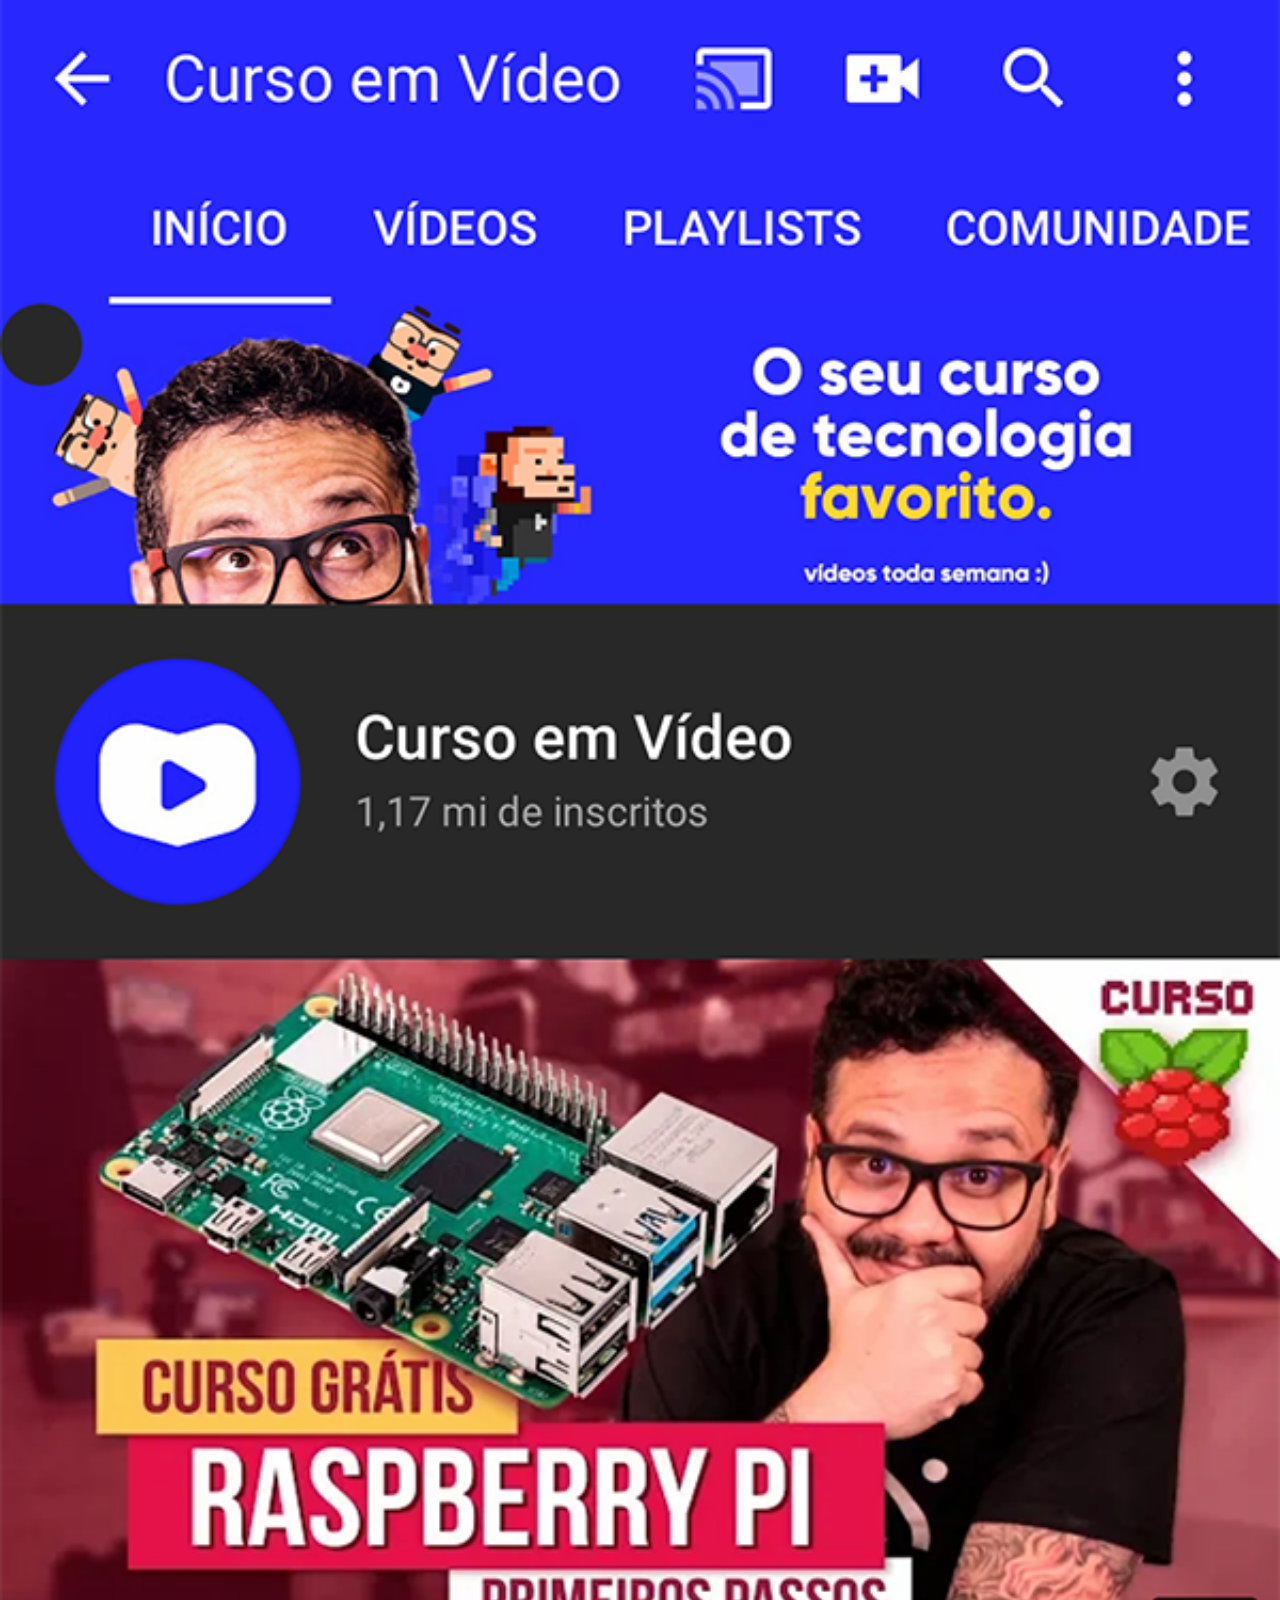
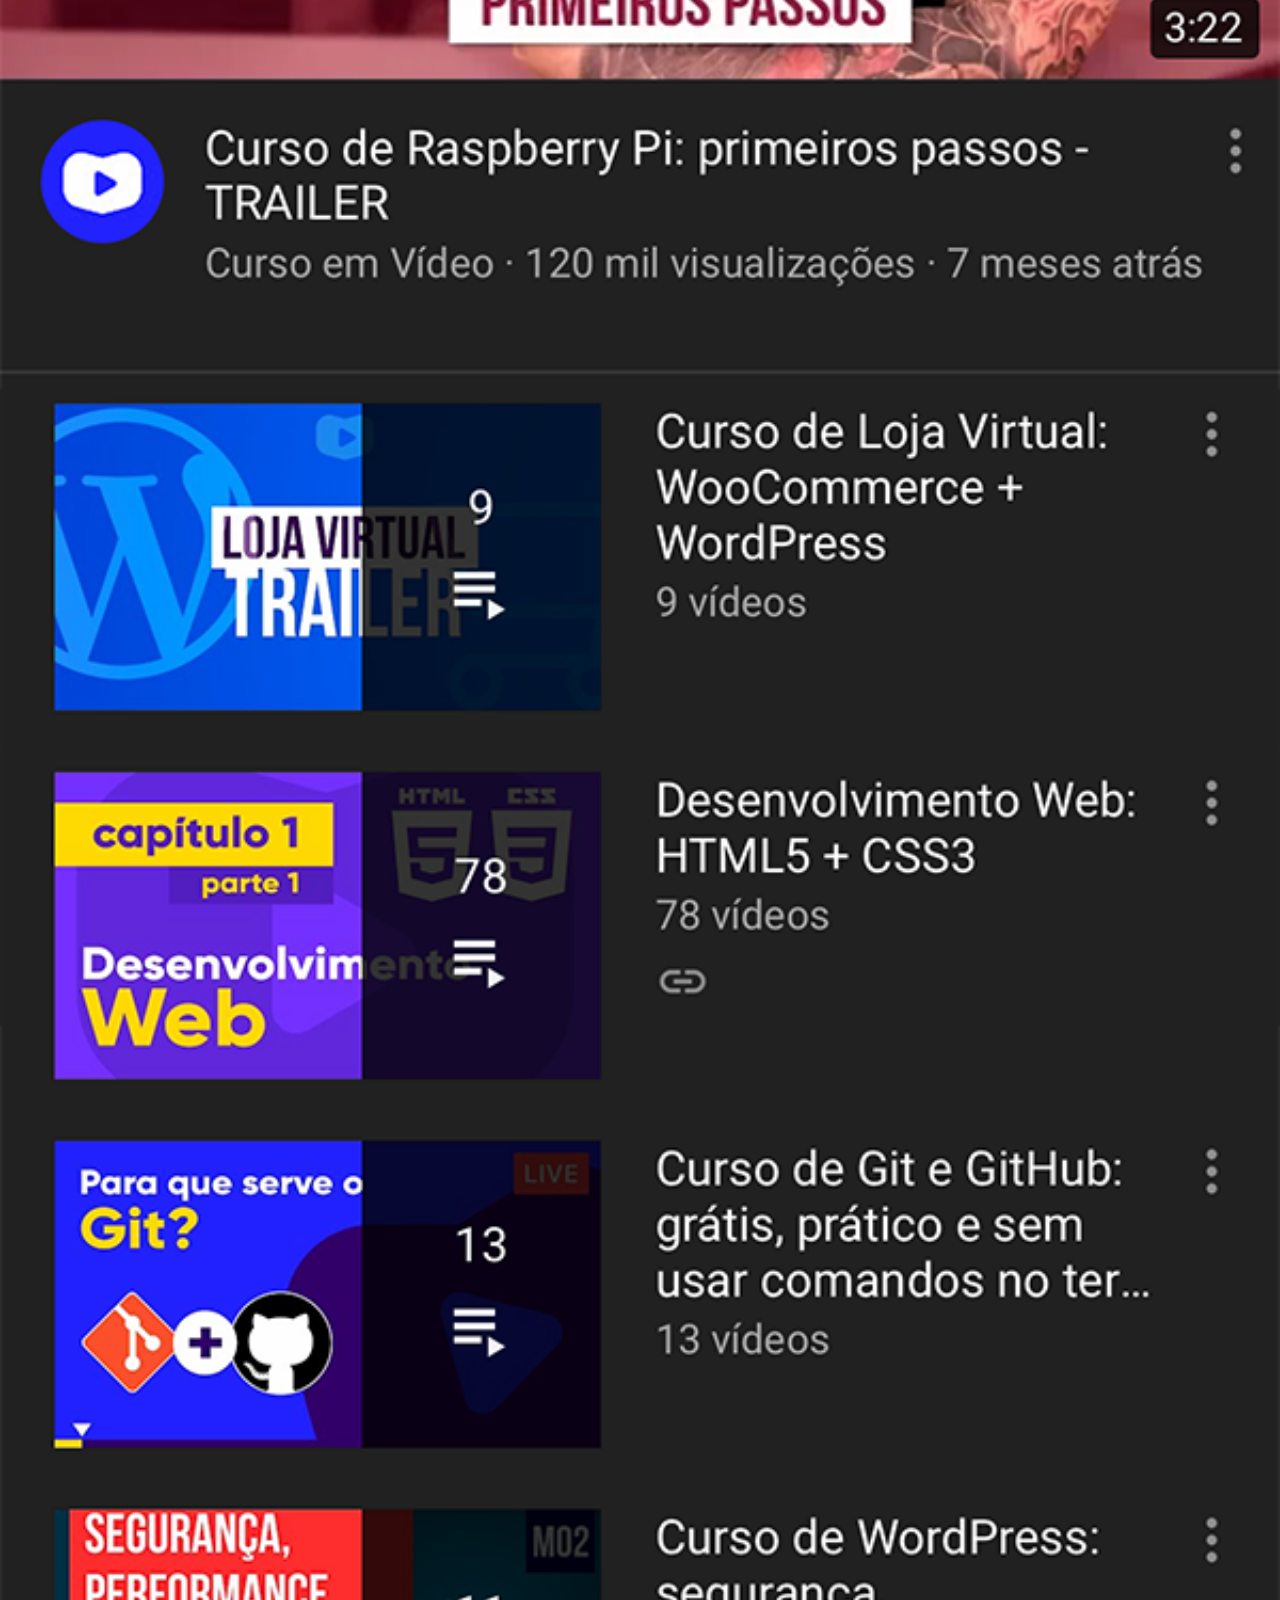
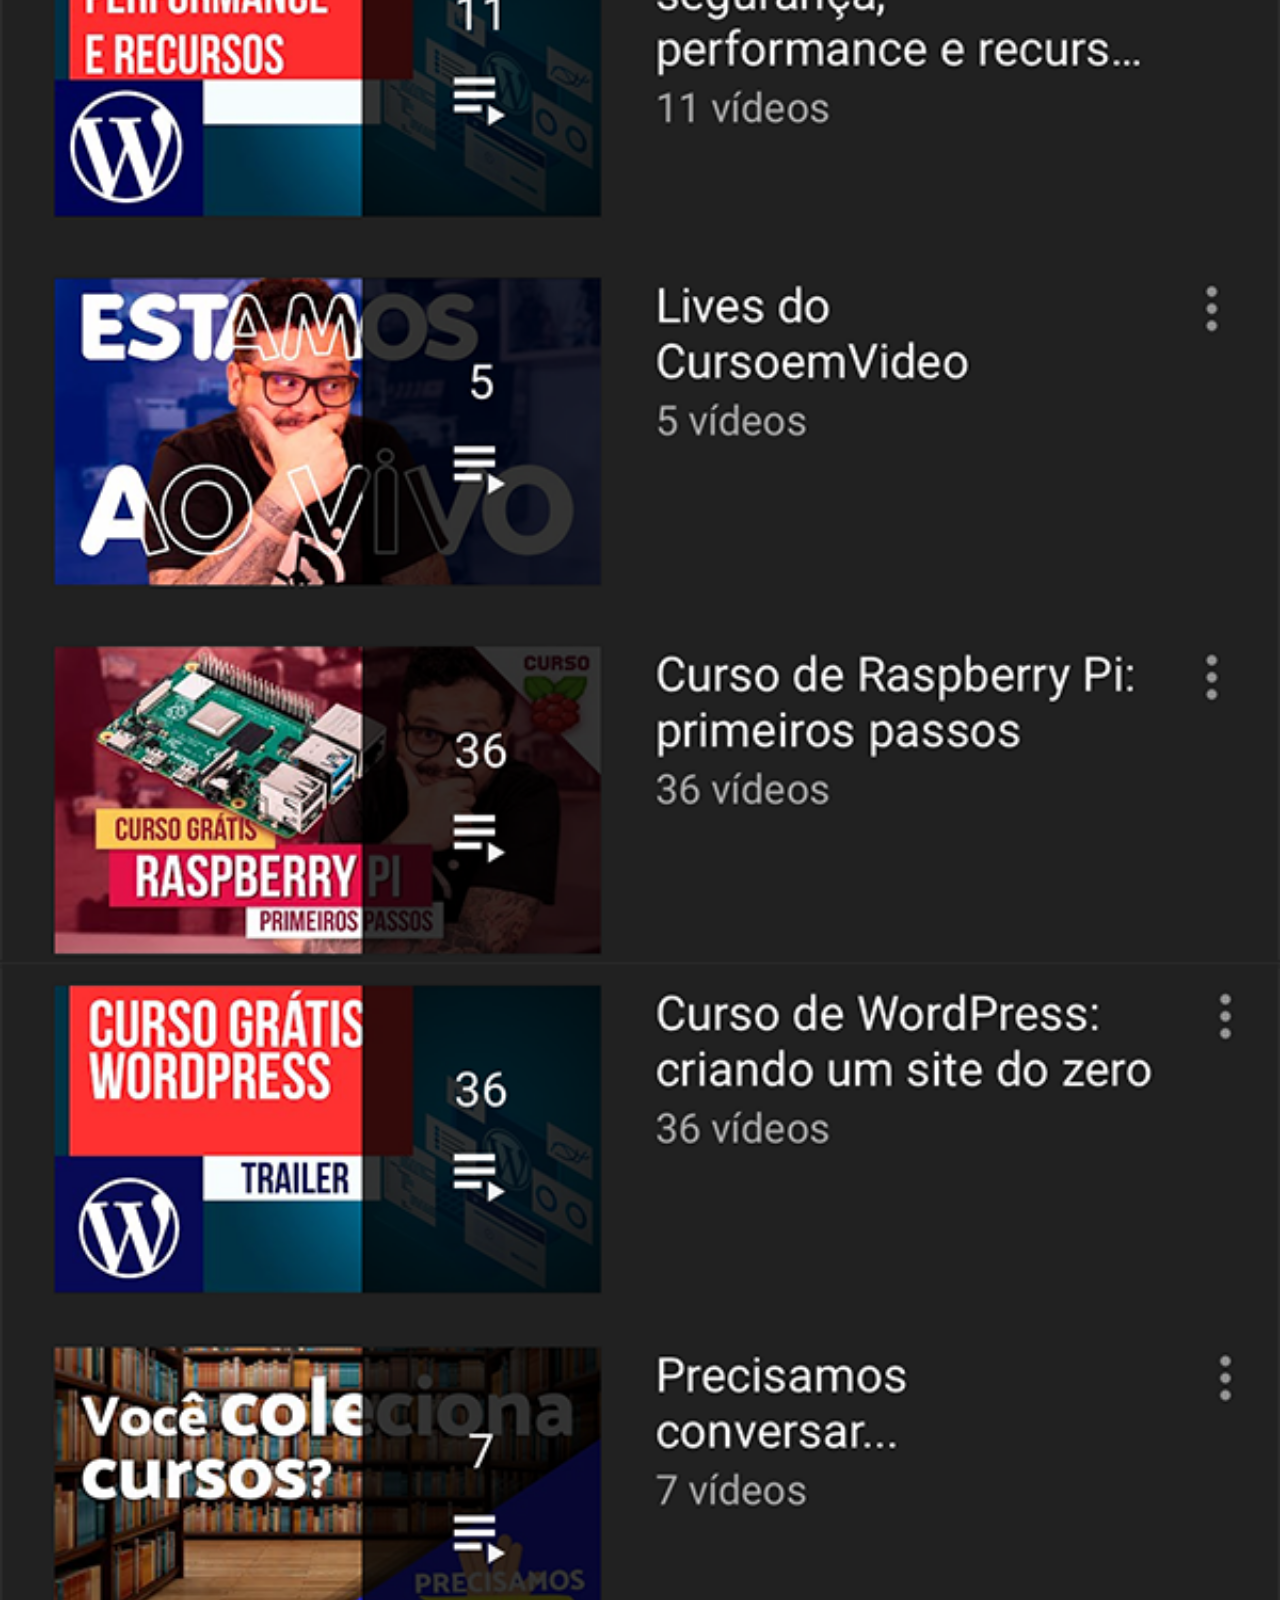
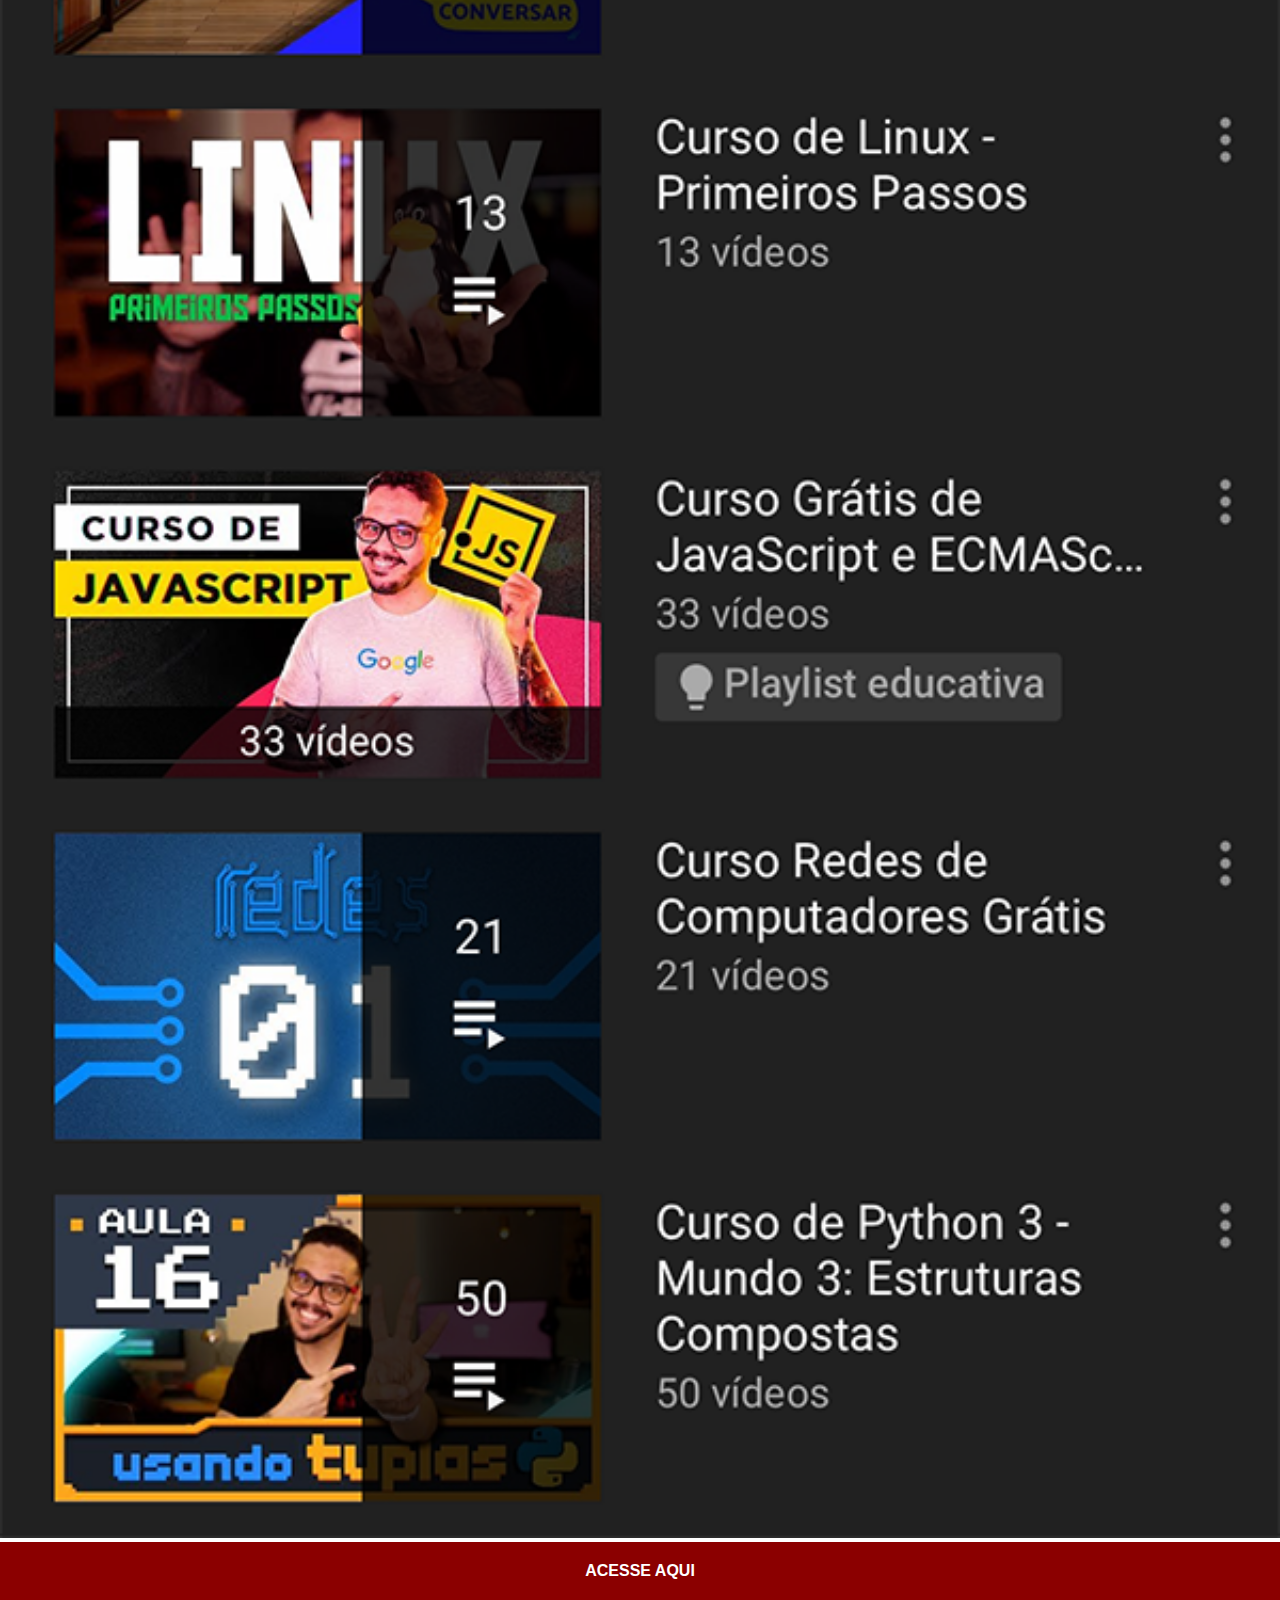
<file: Desafio03/paginas/youtube.html>
<!DOCTYPE html>
<html lang="pt-br">

<head>
  <meta charset="UTF-8">
  <meta name="viewport" content="width=device-width, initial-scale=1.0">
  <title>Youtube</title>
  <link rel="stylesheet" href="../Style/links-sociais.css">

</head>

<body>
  <img src="../imagens/tela-youtube.png" alt="Youtube">
  <a href="https://www.youtube.com/c/CursoemVídeo" target="_blank">ACESSE AQUI</a>

</body>

</html>
</file>
<file: Desafio01/style/cordel.css>
@charset "UTF-8";
@import url("https://fonts.googleapis.com/css2?family=Bebas+Neue&family=Passion+One:wght@400;700;900&family=Sriracha&display=swap");
@import url("https://fonts.googleapis.com/css2?family=Bebas+Neue&family=Passion+One:wght@400;700;900&family=Sriracha&display=swap");

* {
  margin: 0;
  padding: 0;
  font-size: 1em;
}

:root {
  --fonte1: Verdana, Geneva, Tahoma, sans-serif;
  --fonte2: "Passion One", cursive;
  --fonte3: "Sriracha", cursive;
}

html,
body {
  min-height: 100vh;
  font-family: var(--fonte1);
  background-color: darkgrey;
}

header {
  background-color: black;
  color: white;
  padding-top: 50px;
  text-align: center;
  & h1 {
    font-family: var(--fonte2);
    font-variant: small-caps;
    font-size: 10vw;
  }

  & p {
    padding-bottom: 50px;
  }

  & a {
    text-decoration: none;
    color: white;
    font-weight: bold;
  }
}

section {
  padding-top: 10vh;
  padding-bottom: 10vh;
  padding-left: 30px;
  line-height: 2em;
  font-size: 3.5vw;
  background-color: white;
}

a {
  text-decoration: none;
  color: white;
  font-weight: bold;
}

section#img1,
section#img2 {
  box-shadow: inset 6px 6px 13px rgba(0, 0, 0, 0.413);
  background-size: cover;
}

a:hover {
  text-decoration: underline;
}

#img1 {
  background: green url(../imagens/background001.jpg) right center no-repeat
    fixed;
}
#img2 {
  background: white url(../imagens/background002.jpg) right center no-repeat
    fixed;
}
.poema {
  font-family: var(--fonte3);
  padding: 30px;
}
.fundo {
  display: inline-block;
  color: white;
  background-color: rgba(0, 0, 0, 0.514);
  padding: 5px;
  text-shadow: 1px 1px 0px black;
}

footer {
  padding: 10px;
  color: white;
  text-align: center;
  background-color: black;
}
</file>
<file: Desafio03/Style/rede-sociais.css>
@charset "UTF-8";

* {
  margin: 0;
  padding: 0;
}

html,
body {
  height: 100vh;
  width: 100vw;
  background-color: black;
}
body {
  background: url(../imagens/fundo-madeira.jpg) no-repeat top center fixed;
  background-size: cover;
}

main {
  height: 100vh;
  position: relative;
}

ul {
  position: absolute;
  top: 10px;
  right: 10px;
  list-style: none;

  & img {
    width: 50px;
    border-radius: 50%;
    margin-bottom: 15px;
    box-shadow: 2px 2px 5px rgba(0, 0, 0, 0.4);
    box-sizing: border-box;
  }

  & img:hover {
    border: 2px solid rgba(255, 255, 255, 0.637);
    transform: translate(-3px, -3px);
    box-shadow: 5px 5px 10px rgba(0, 0, 0, 0.61);
    transition: transform 0.5s, border 1s;
  }
}

#iphone {
  position: absolute;
  left: 50%;
  top: 50%;
  transform: translate(-50%, -50%);
  height: 627px;
  width: 311px;
  background-color: white;
  background: url(../imagens/frame-iphone.png) center no-repeat;
}

#tela {
  position: relative;
  top: 80px;
  left: 22px;
  width: 269px;
  height: 471px;
}
</file>
<file: Desafio03/Style/links-sociais.css>
@charset "UTF-8";

* {
  margin: 0;
  padding: 0;
  font-family: Arial, Helvetica, sans-serif;
}

::-webkit-scrollbar {
  width: 0px;
  height: 0px;
}

img {
  width: 100vw;
}

a {
  display: block;
  background-color: darkred;
  color: white;
  padding: 20px;
  text-align: center;
  font-weight: bolder;
  text-decoration: none;
}

a:hover {
  background-color: red;
}
</file>
